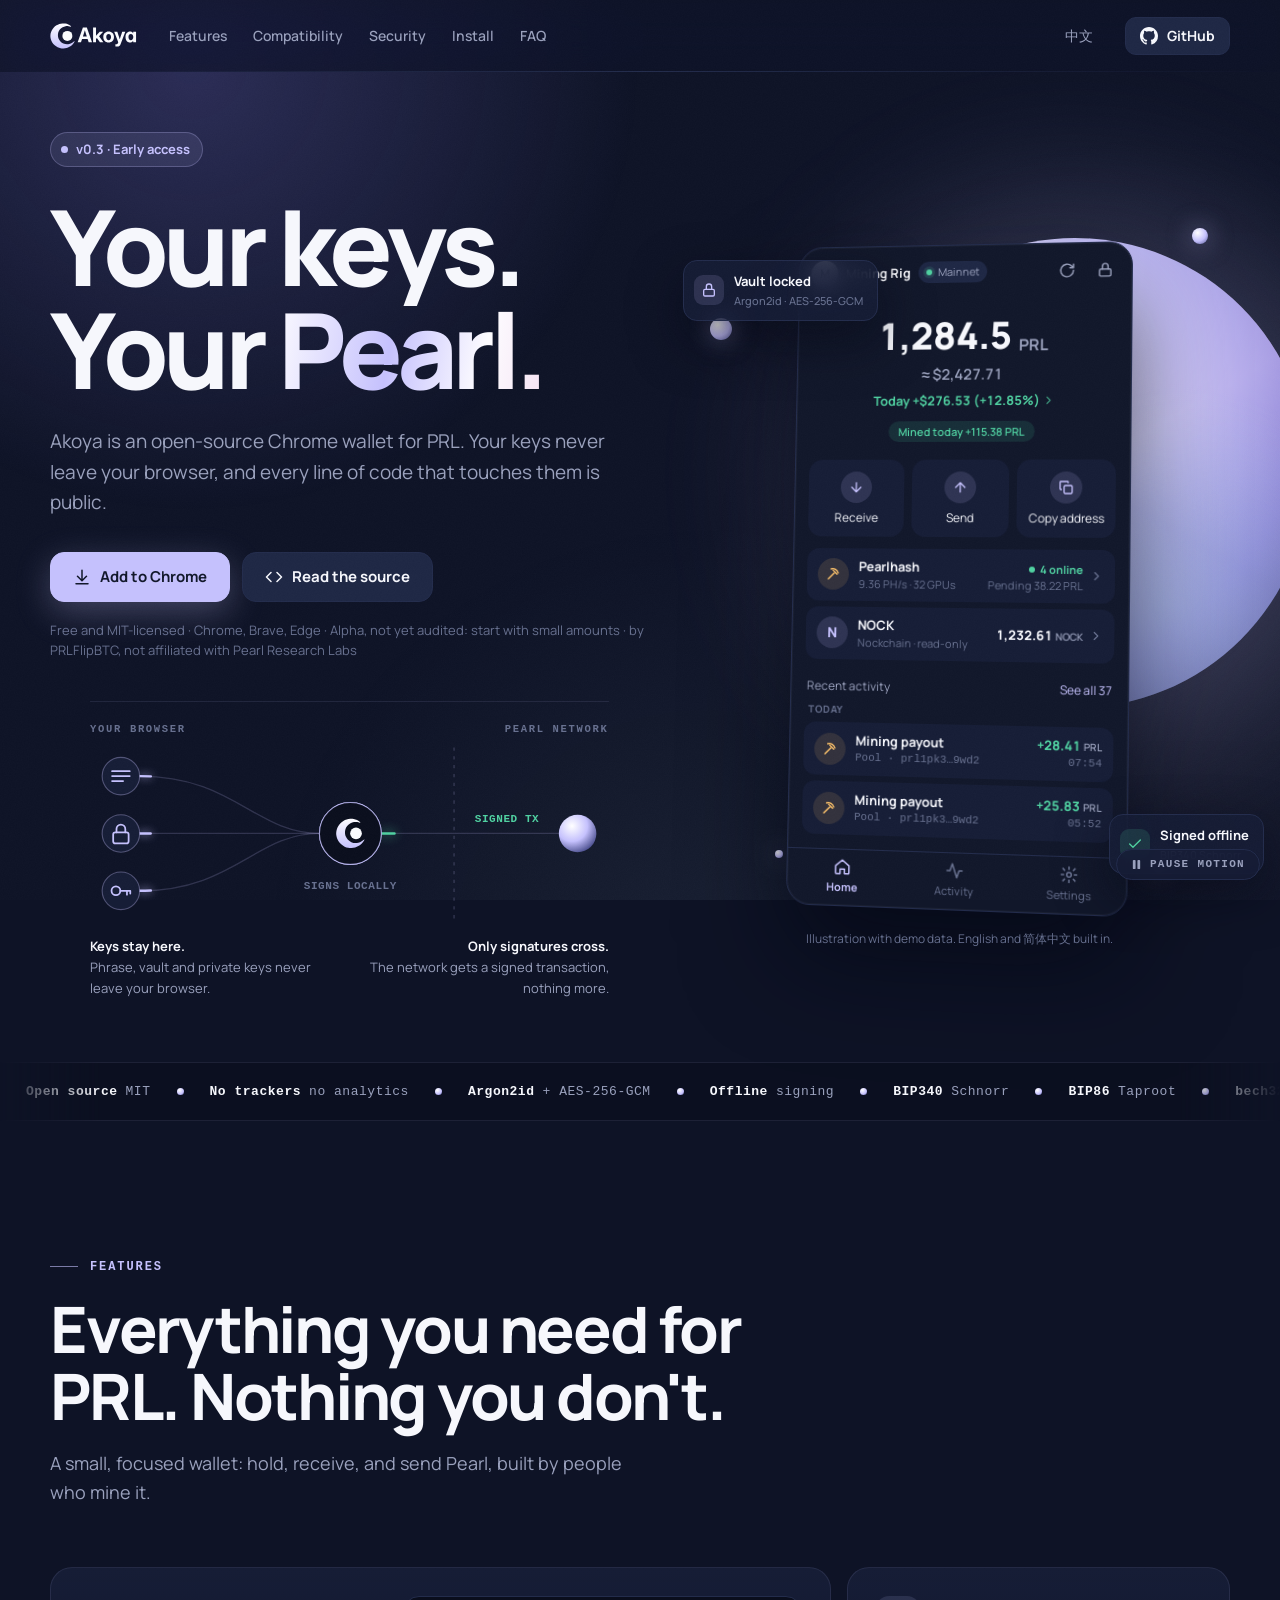
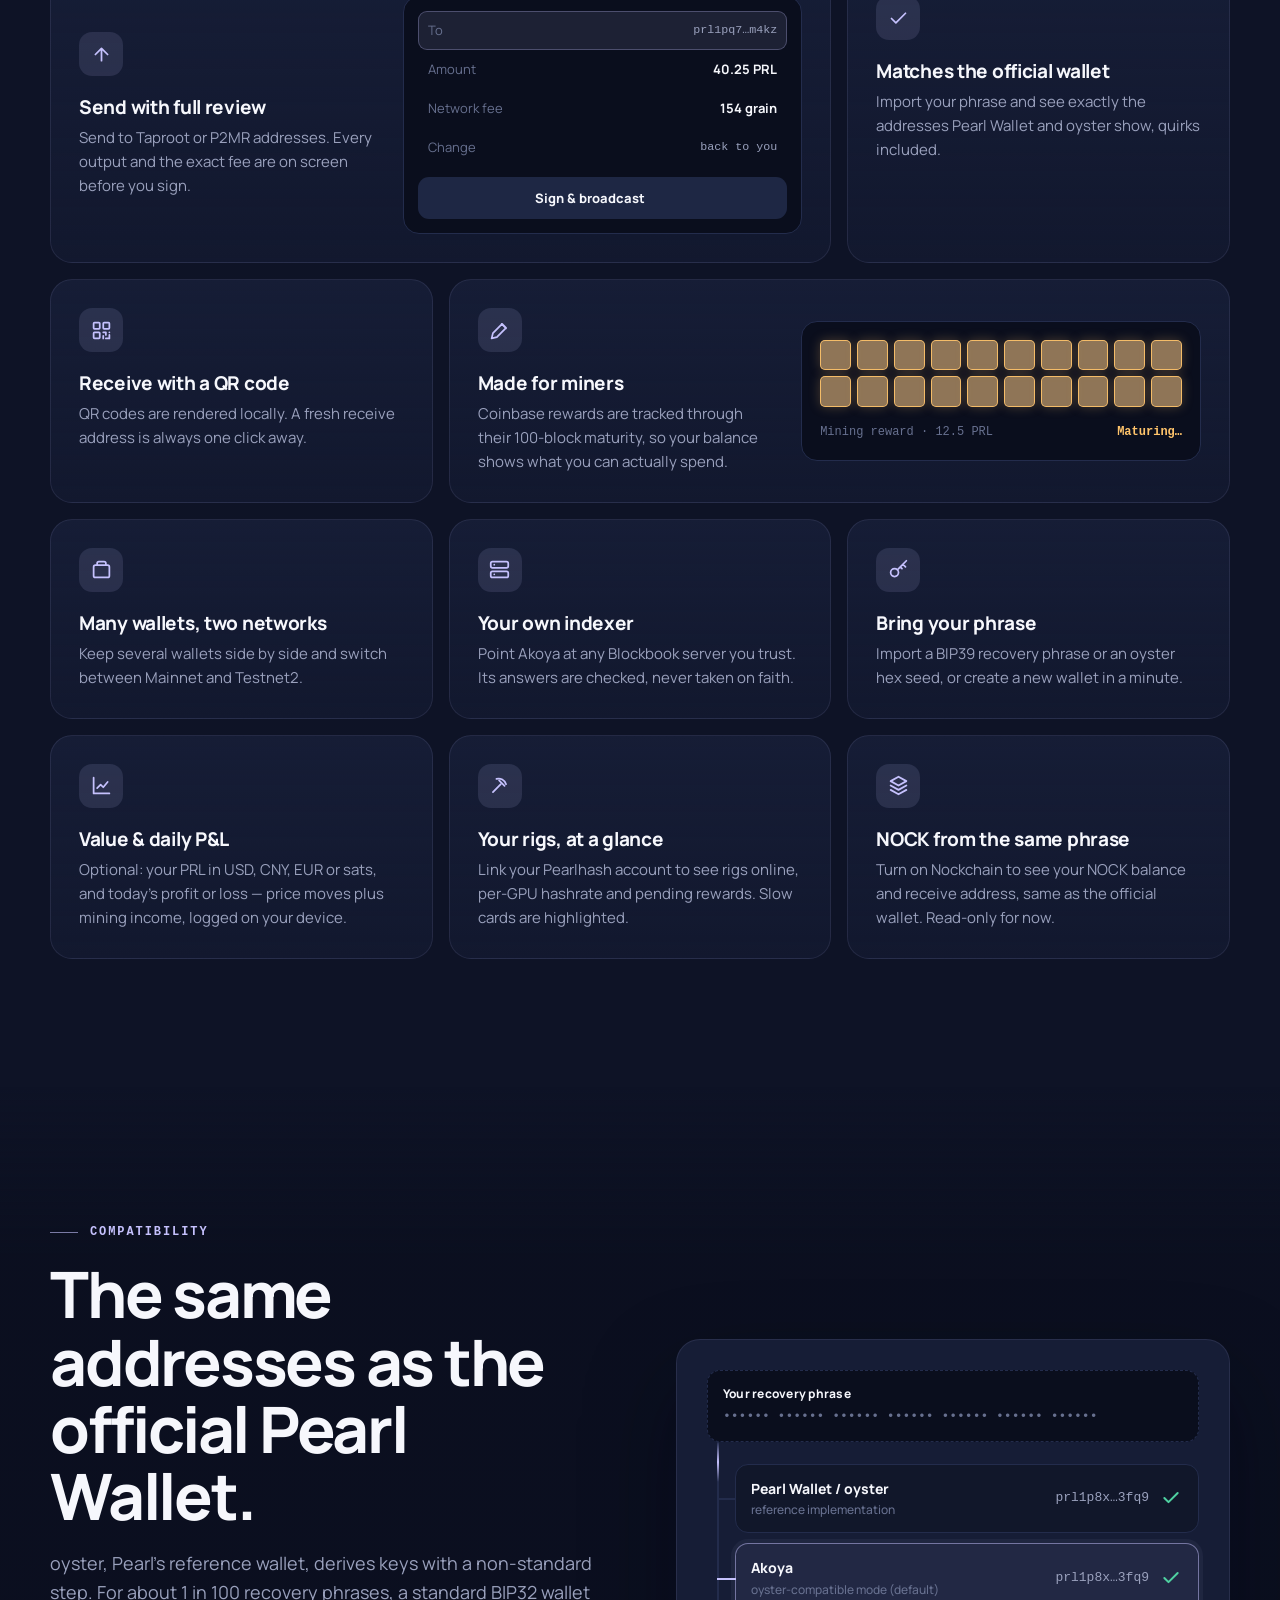
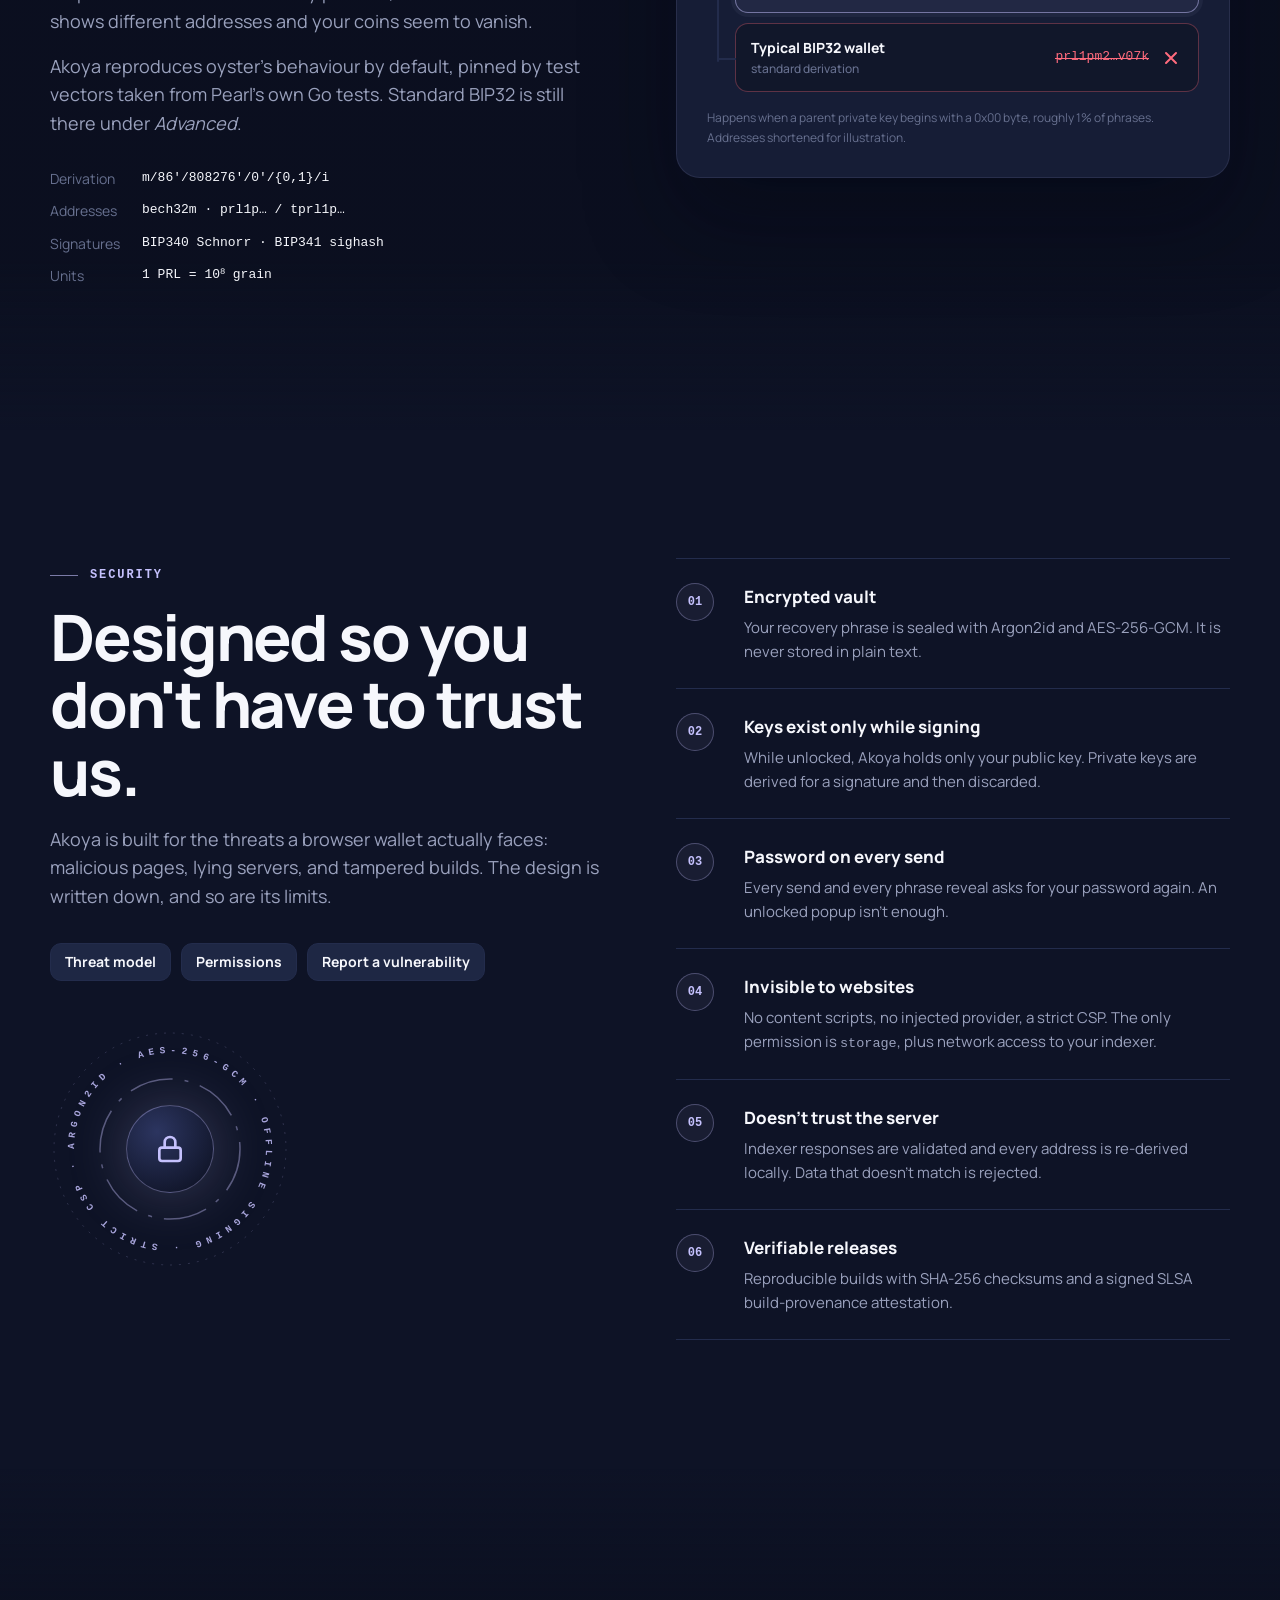
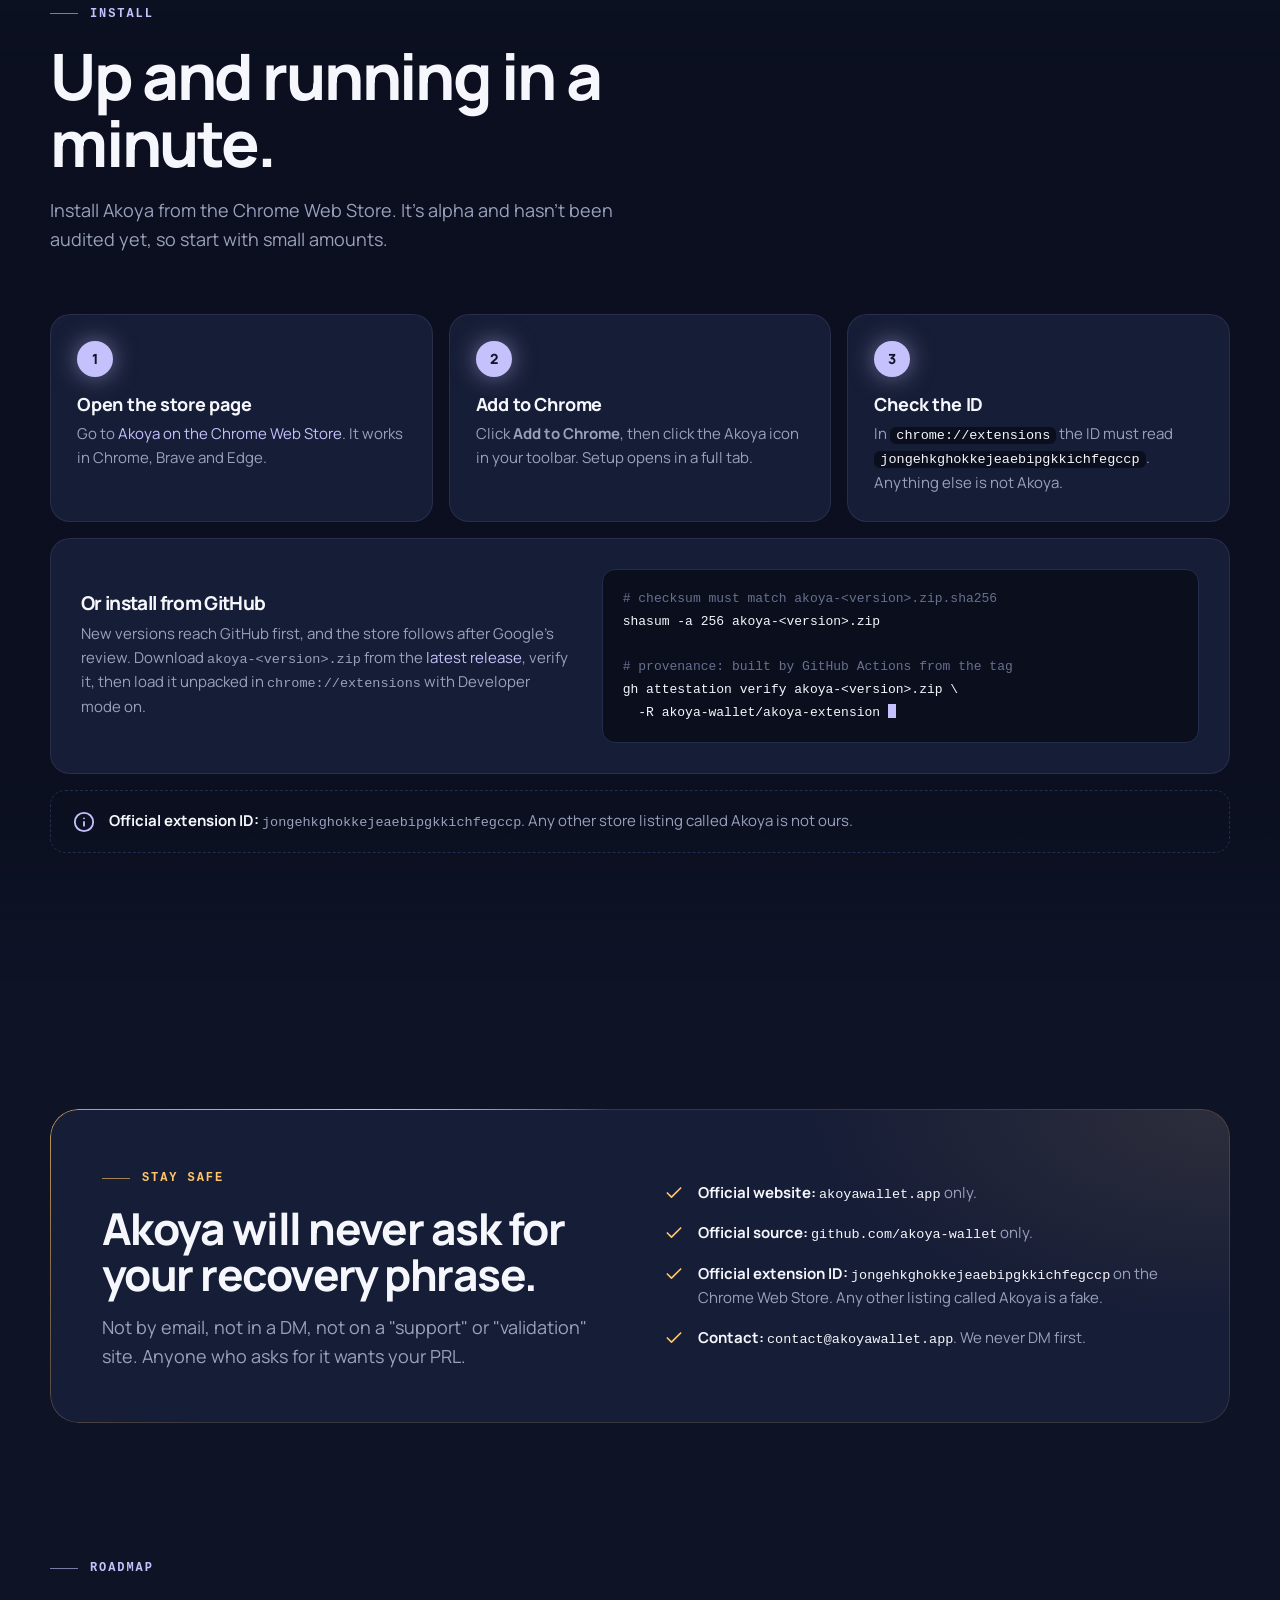
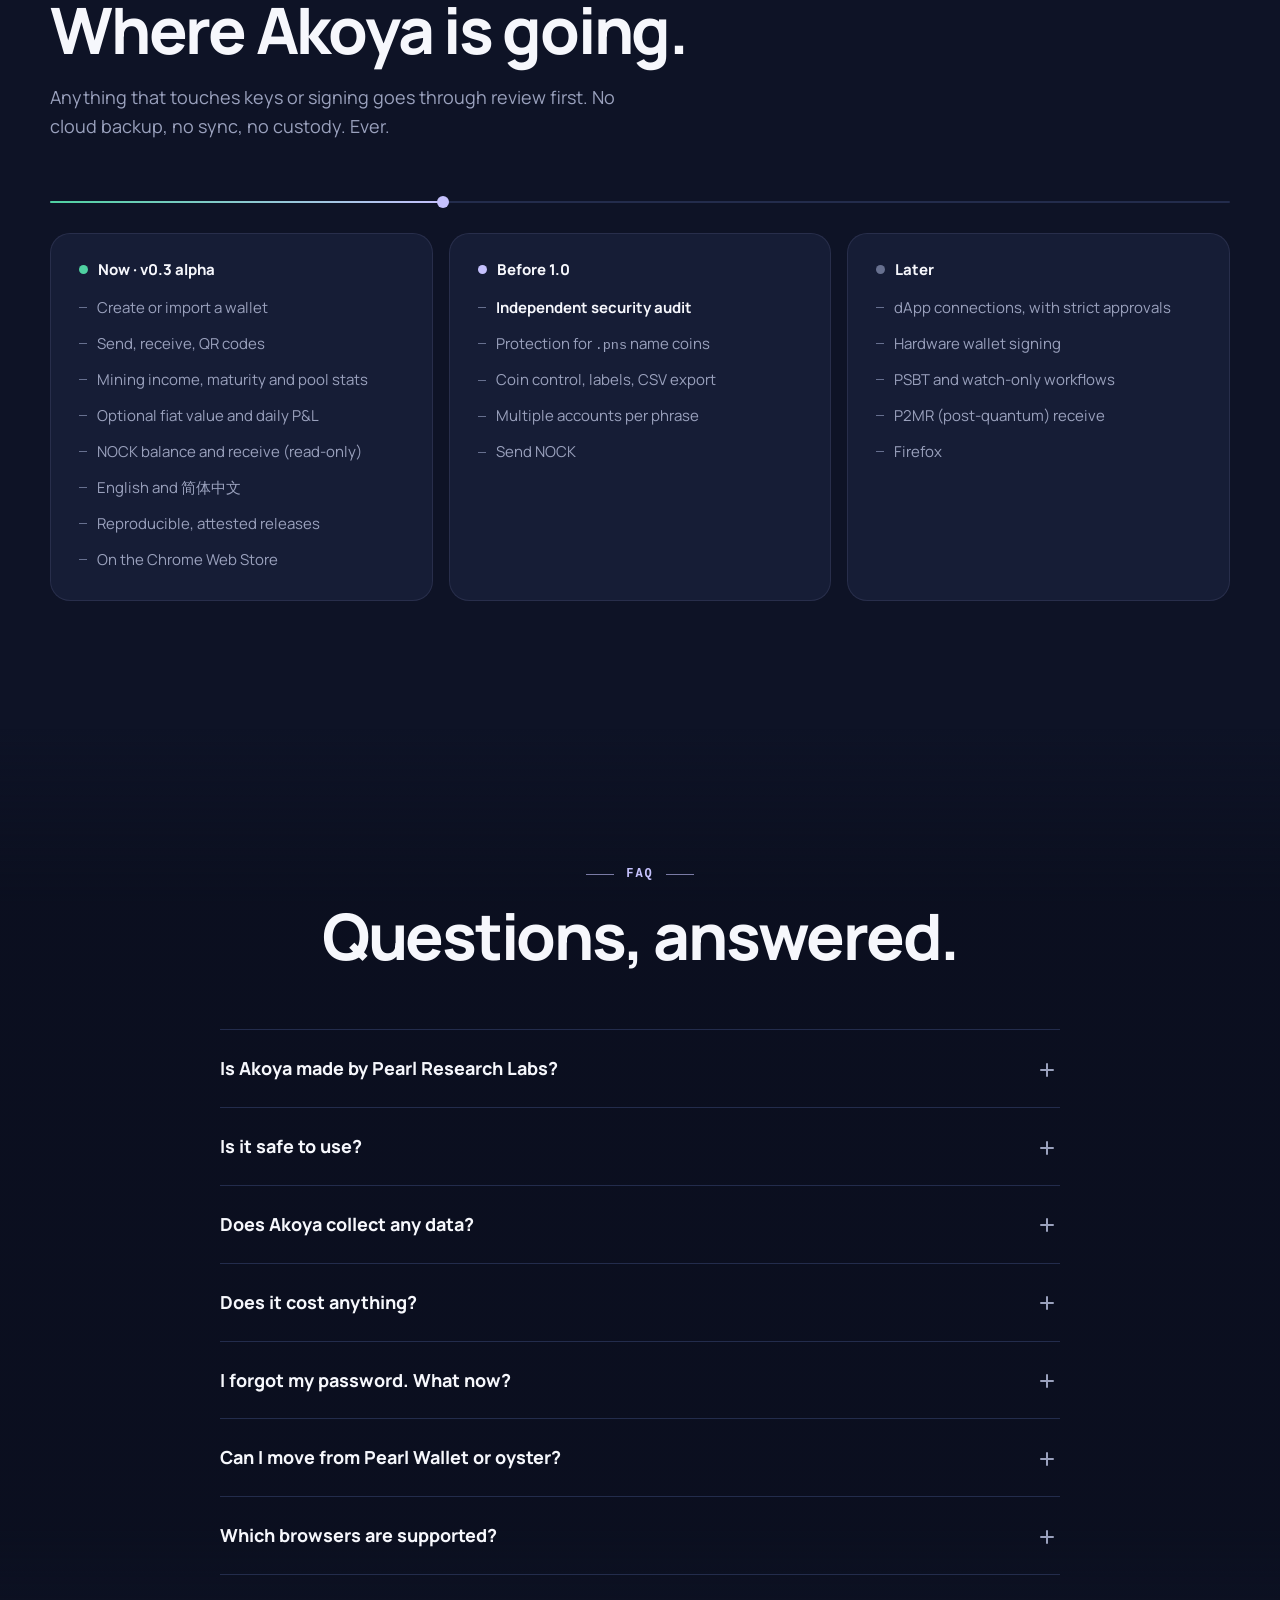
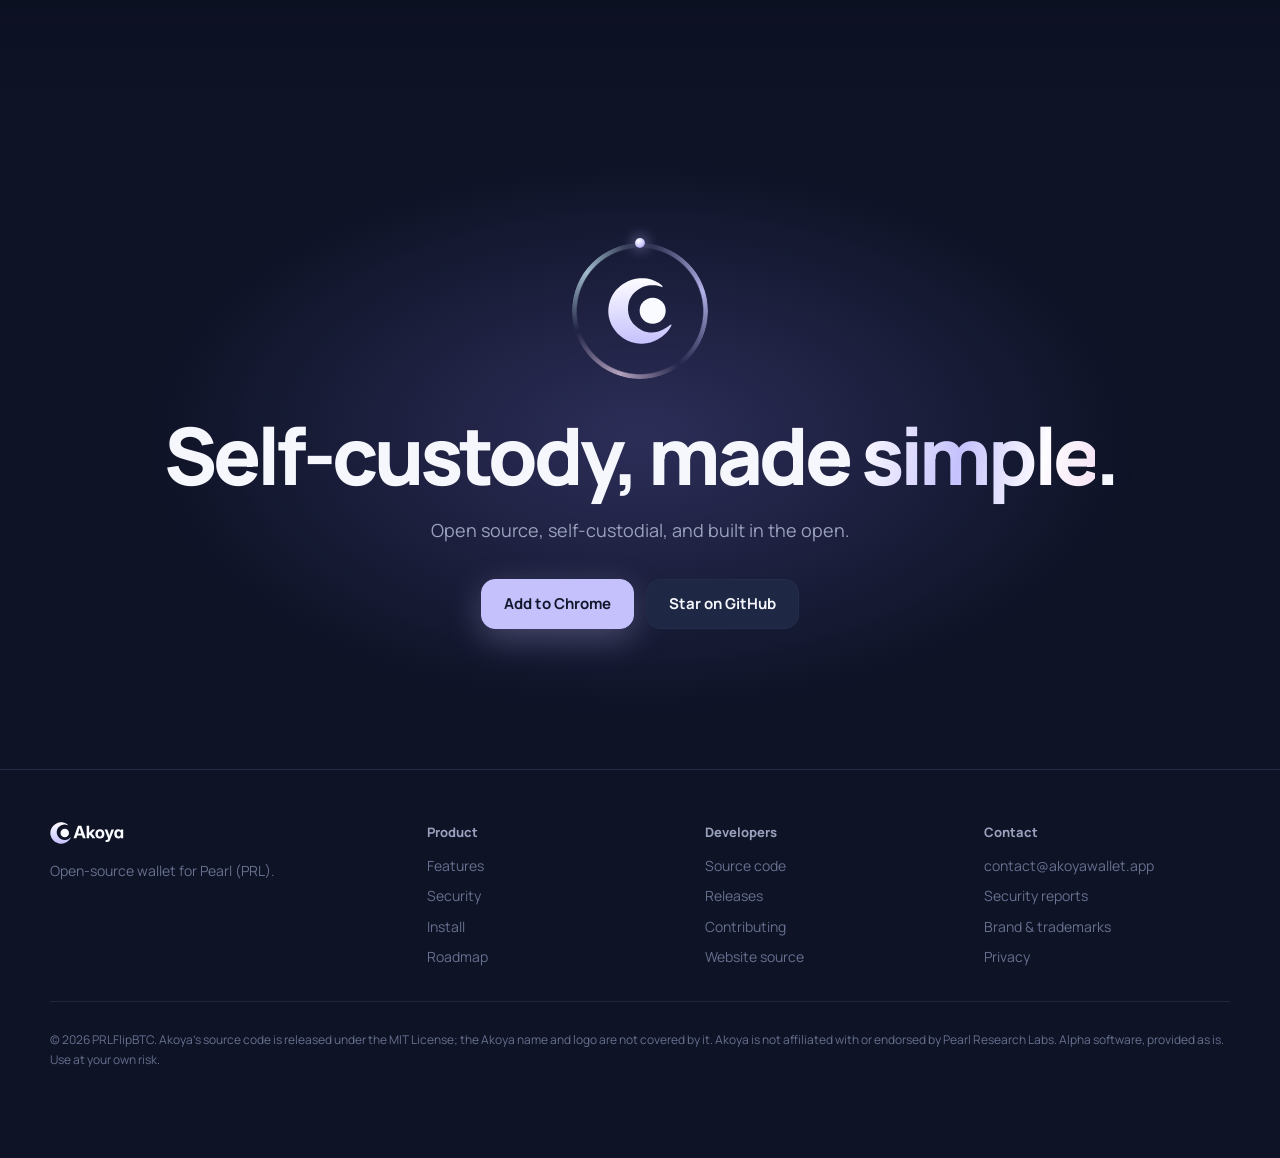
<file: index.html>
<!doctype html>
<html lang="en">
<head>
  <meta charset="utf-8">
  <meta name="viewport" content="width=device-width, initial-scale=1">
  <meta http-equiv="Content-Security-Policy" content="default-src 'none'; img-src 'self'; style-src 'self'; font-src 'self'; base-uri 'none'; form-action 'none'">
  <meta name="referrer" content="strict-origin-when-cross-origin">
  <title>Akoya — open-source wallet for Pearl (PRL)</title>
  <meta name="description" content="Akoya is a self-custodial, open-source Chrome extension wallet for Pearl (PRL). Your keys stay in your browser, and every line that touches them is public.">
  <link rel="canonical" href="https://akoyawallet.app/">
  <link rel="alternate" hreflang="en" href="https://akoyawallet.app/">
  <link rel="alternate" hreflang="zh-Hans" href="https://akoyawallet.app/zh/">
  <link rel="alternate" hreflang="x-default" href="https://akoyawallet.app/">
  <meta name="theme-color" content="#0E1326">
  <link rel="icon" href="/favicon.svg" type="image/svg+xml">
  <link rel="icon" href="/assets/icon-32.png" type="image/png" sizes="32x32">
  <link rel="apple-touch-icon" href="/apple-touch-icon.png">
  <link rel="preload" href="/assets/fonts/manrope-latin.woff2" as="font" type="font/woff2" crossorigin>
  <meta property="og:type" content="website">
  <meta property="og:site_name" content="Akoya">
  <meta property="og:url" content="https://akoyawallet.app/">
  <meta property="og:title" content="Akoya — open-source wallet for Pearl (PRL)">
  <meta property="og:description" content="Your keys. Your Pearl. Open source, no trackers, same addresses as the official Pearl Wallet.">
  <meta property="og:image" content="https://akoyawallet.app/og.png">
  <meta property="og:image:width" content="1200">
  <meta property="og:image:height" content="630">
  <meta name="twitter:card" content="summary_large_image">
  <link rel="stylesheet" href="/assets/site.css?v=c0d43056c0">
</head>
<body>
<input type="checkbox" id="still" class="still-toggle" aria-label="Pause animations">
<a class="skip" href="#main">Skip to content</a>
<div class="ambient" aria-hidden="true"><i></i><i></i><i></i></div>

<header class="top">
  <div class="wrap">
    <a class="brand" href="/" aria-label="Akoya home"><img src="/assets/lockup.svg" alt="Akoya" width="88" height="26"></a>
    <nav class="nav" aria-label="Primary">
      <a href="#features">Features</a>
      <a href="#compatibility">Compatibility</a>
      <a href="#security">Security</a>
      <a href="#install">Install</a>
      <a href="#faq">FAQ</a>
    </nav>
    <span class="spacer"></span>
    <a class="lang" href="/zh/" hreflang="zh-Hans" lang="zh-Hans">中文</a>
    <a class="btn sm" href="https://github.com/akoya-wallet/akoya-extension" rel="noopener">
      <svg viewBox="0 0 16 16" fill="currentColor" aria-hidden="true"><path d="M8 0C3.58 0 0 3.58 0 8c0 3.54 2.29 6.53 5.47 7.59.4.07.55-.17.55-.38 0-.19-.01-.82-.01-1.49-2.01.37-2.53-.49-2.69-.94-.09-.23-.48-.94-.82-1.13-.28-.15-.68-.52-.01-.53.63-.01 1.08.58 1.23.82.72 1.21 1.87.87 2.33.66.07-.52.28-.87.51-1.07-1.78-.2-3.64-.89-3.64-3.95 0-.87.31-1.59.82-2.15-.08-.2-.36-1.02.08-2.12 0 0 .67-.21 2.2.82.64-.18 1.32-.27 2-.27.68 0 1.36.09 2 .27 1.53-1.04 2.2-.82 2.2-.82.44 1.1.16 1.92.08 2.12.51.56.82 1.27.82 2.15 0 3.07-1.87 3.75-3.65 3.95.29.25.54.73.54 1.48 0 1.07-.01 1.93-.01 2.2 0 .21.15.46.55.38A8.013 8.013 0 0016 8c0-4.42-3.58-8-8-8z"/></svg>
      <span>GitHub</span>
    </a>
  </div>
</header>

<main id="main">

<!-- ============================================================ hero -->
<section class="hero">
  <div class="wrap">
    <div>
      <div class="hero-top">
        <span class="badge"><span class="dot"></span>v0.3 · Early access</span>
      </div>
      <h1 class="display"><span class="line intro"><span>Your keys.</span></span><span class="line intro"><span>Your <span class="satin">Pearl.</span></span></span></h1>
      <p class="lede">Akoya is an open-source Chrome wallet for PRL. Your keys never leave your browser, and every line of code that touches them is public.</p>
      <div class="cta">
        <a class="btn primary" href="https://chromewebstore.google.com/detail/jongehkghokkejeaebipgkkichfegccp" rel="noopener"><svg viewBox="0 0 24 24" fill="none" stroke="currentColor" stroke-width="2" stroke-linecap="round" stroke-linejoin="round" aria-hidden="true"><path d="M12 3v12M6 11l6 6 6-6M4 21h16"/></svg>Add to Chrome</a>
        <a class="btn" href="https://github.com/akoya-wallet/akoya-extension" rel="noopener"><svg viewBox="0 0 24 24" fill="none" stroke="currentColor" stroke-width="2" stroke-linecap="round" stroke-linejoin="round" aria-hidden="true"><path d="M16 18l6-6-6-6M8 6l-6 6 6 6"/></svg>Read the source</a>
      </div>
      <p class="fine">Free and MIT-licensed · Chrome, Brave, Edge · Alpha, not yet audited: start with small amounts · by PRLFlipBTC, not affiliated with Pearl Research Labs</p>

      <figure class="flow" role="img" aria-label="Diagram: your recovery phrase, encrypted vault and private key stay in your browser. Akoya signs locally, and only the signed transaction goes to the Pearl network.">
        <div class="flow-head" aria-hidden="true"><span>Your browser</span><span>Pearl network</span></div>
        <svg viewBox="0 0 470 168" aria-hidden="true">
          <defs><radialGradient id="pearl-grad" cx="0.35" cy="0.3" r="0.75"><stop offset="0" stop-color="#ffffff"/><stop offset="0.55" stop-color="#c5c1fd"/><stop offset="1" stop-color="#4b4f8f"/></radialGradient></defs>
          <path class="wire" d="M45 30 C130 30 150 82 208 82"/>
          <path class="wire" d="M45 82 L208 82"/>
          <path class="wire" d="M45 134 C130 134 150 82 208 82"/>
          <path class="wire" d="M264 82 L425 82"/>
          <path class="beam" d="M45 30 C130 30 150 82 208 82"/>
          <path class="beam b2" d="M45 82 L208 82"/>
          <path class="beam b3" d="M45 134 C130 134 150 82 208 82"/>
          <path class="beam out" d="M264 82 L425 82"/>
          <line class="wall" x1="330" y1="4" x2="330" y2="160"/>
          <circle class="node" cx="28" cy="30" r="17"/>
          <path class="glyph" d="M20 25.5h16M20 30h16M20 34.5h10"/>
          <circle class="node" cx="28" cy="82" r="17"/>
          <rect class="glyph" x="21" y="81" width="14" height="10" rx="2"/><path class="glyph" d="M24 81v-3a4 4 0 0 1 8 0v3"/>
          <circle class="node" cx="28" cy="134" r="17"/>
          <circle class="glyph" cx="23.5" cy="134" r="4"/><path class="glyph" d="M27.5 134h9M33.5 134v3.5M36.5 134v2.5"/>
          <circle class="hub-ring" cx="236" cy="82" r="28"/>
          <circle class="hub" cx="236" cy="82" r="28"/>
          <image href="/assets/mark.svg" x="219" y="65" width="34" height="34"/>
          <circle cx="442" cy="82" r="17" fill="url(#pearl-grad)"/>
          <text x="236" y="132" text-anchor="middle">SIGNS LOCALLY</text>
          <text class="out" x="378" y="72" text-anchor="middle">SIGNED TX</text>
        </svg>
        <figcaption class="flow-foot"><p><b>Keys stay here.</b>Phrase, vault and private keys never leave your browser.</p><p><b>Only signatures cross.</b>The network gets a signed transaction, nothing more.</p></figcaption>
      </figure>
    </div>

    <div class="stage" aria-hidden="true">
      <div class="orb"></div>
      <span class="mini m1"></span><span class="mini m2"></span><span class="mini m3"></span><span class="mini m4"></span>
      <div class="chip c1"><span class="ci"><svg viewBox="0 0 24 24" fill="none" stroke="currentColor" stroke-width="2" stroke-linecap="round" stroke-linejoin="round" aria-hidden="true"><rect x="4" y="11" width="16" height="10" rx="2"/><path d="M8 11V7a4 4 0 0 1 8 0v4"/></svg></span><span>Vault locked<small>Argon2id · AES-256-GCM</small></span></div>
      <div class="chip c2"><span class="ci g"><svg viewBox="0 0 24 24" fill="none" stroke="currentColor" stroke-width="2" stroke-linecap="round" stroke-linejoin="round" aria-hidden="true"><path d="M20 6L9 17l-5-5"/></svg></span><span>Signed offline<small>BIP340 Schnorr</small></span></div>
      <div class="device">
        <div class="popup">
          <div class="bar">
            <span class="acct"><span class="avatar">M</span>Mining Rig</span>
            <span class="pill"><i></i>Mainnet</span>
            <span class="grow"></span>
            <span class="ib spin"><svg viewBox="0 0 24 24" fill="none" stroke="currentColor" stroke-width="2" stroke-linecap="round" stroke-linejoin="round" aria-hidden="true"><path d="M21 12a9 9 0 1 1-2.64-6.36L21 8M21 3v5h-5"/></svg></span>
            <span class="ib"><svg viewBox="0 0 24 24" fill="none" stroke="currentColor" stroke-width="2" stroke-linecap="round" stroke-linejoin="round" aria-hidden="true"><rect x="4" y="11" width="16" height="10" rx="2"/><path d="M8 11V7a4 4 0 0 1 8 0v4"/></svg></span>
          </div>
          <div class="balance">
            <div class="amount"><span class="odo n1 o1"><span><span>0</span><span>1</span><span>2</span><span>3</span><span>4</span><span>5</span><span>6</span><span>7</span><span>8</span><span>9</span></span></span>,<span class="odo n2 o2"><span><span>0</span><span>1</span><span>2</span><span>3</span><span>4</span><span>5</span><span>6</span><span>7</span><span>8</span><span>9</span></span></span><span class="odo n8 o3"><span><span>0</span><span>1</span><span>2</span><span>3</span><span>4</span><span>5</span><span>6</span><span>7</span><span>8</span><span>9</span></span></span><span class="odo n4 o4"><span><span>0</span><span>1</span><span>2</span><span>3</span><span>4</span><span>5</span><span>6</span><span>7</span><span>8</span><span>9</span></span></span>.<span class="odo n5 o5"><span><span>0</span><span>1</span><span>2</span><span>3</span><span>4</span><span>5</span><span>6</span><span>7</span><span>8</span><span>9</span></span></span><span class="unit">PRL</span></div>
            <div class="fiat">≈ $2,427.71</div>
            <div class="pnl">Today +$276.53 (+12.85%)<svg viewBox="0 0 24 24" fill="none" stroke="currentColor" stroke-width="2" stroke-linecap="round" stroke-linejoin="round" aria-hidden="true"><path d="M9 18l6-6-6-6"/></svg></div>
            <div class="mchip">Mined today +115.38 PRL</div>
          </div>
          <div class="actions">
            <span class="action"><span class="ic"><svg viewBox="0 0 24 24" fill="none" stroke="currentColor" stroke-width="2" stroke-linecap="round" stroke-linejoin="round" aria-hidden="true"><path d="M12 5v14M5 12l7 7 7-7"/></svg></span>Receive</span>
            <span class="action"><span class="ic"><svg viewBox="0 0 24 24" fill="none" stroke="currentColor" stroke-width="2" stroke-linecap="round" stroke-linejoin="round" aria-hidden="true"><path d="M12 19V5M5 12l7-7 7 7"/></svg></span>Send</span>
            <span class="action"><span class="ic"><svg viewBox="0 0 24 24" fill="none" stroke="currentColor" stroke-width="2" stroke-linecap="round" stroke-linejoin="round" aria-hidden="true"><rect x="9" y="9" width="12" height="12" rx="2"/><path d="M5 15H4a1 1 0 0 1-1-1V4a1 1 0 0 1 1-1h10a1 1 0 0 1 1 1v1"/></svg></span>Copy address</span>
          </div>
          <div class="list assets">
            <div class="item">
              <span class="tx mine"><svg viewBox="0 0 24 24" fill="none" stroke="currentColor" stroke-width="2" stroke-linecap="round" stroke-linejoin="round" aria-hidden="true"><path d="M4.5 19.5 13.5 10.5"/><path d="M8.5 4.5c4.6-1.6 9.6 1.4 11 6"/><path d="M11.5 6.2l6.3 6.3"/></svg></span>
              <div class="grow"><div class="t">Pearlhash</div><div class="m sans">9.36 PH/s · 32 GPUs</div></div>
              <div class="r"><div class="on"><i></i>4 online</div><div class="m sans">Pending 38.22 PRL</div></div>
              <span class="chev"><svg viewBox="0 0 24 24" fill="none" stroke="currentColor" stroke-width="2" stroke-linecap="round" stroke-linejoin="round" aria-hidden="true"><path d="M9 18l6-6-6-6"/></svg></span>
            </div>
            <div class="item">
              <span class="tx nk">N</span>
              <div class="grow"><div class="t">NOCK</div><div class="m sans">Nockchain · read-only</div></div>
              <div class="v">1,232.61<small>NOCK</small></div>
              <span class="chev"><svg viewBox="0 0 24 24" fill="none" stroke="currentColor" stroke-width="2" stroke-linecap="round" stroke-linejoin="round" aria-hidden="true"><path d="M9 18l6-6-6-6"/></svg></span>
            </div>
          </div>
          <div class="sect"><span>Recent activity</span><span>See all 37</span></div>
          <div class="day">Today</div>
          <div class="list">
            <div class="item fresh">
              <span class="tx mine"><svg viewBox="0 0 24 24" fill="none" stroke="currentColor" stroke-width="2" stroke-linecap="round" stroke-linejoin="round" aria-hidden="true"><path d="M4.5 19.5 13.5 10.5"/><path d="M8.5 4.5c4.6-1.6 9.6 1.4 11 6"/><path d="M11.5 6.2l6.3 6.3"/></svg></span>
              <div class="grow"><div class="t">Mining payout</div><div class="m">Pool · prl1pk3…9wd2</div></div>
              <div class="r"><div class="v in">+28.41<small>PRL</small></div><div class="m">07:54</div></div>
            </div>
            <div class="item">
              <span class="tx mine"><svg viewBox="0 0 24 24" fill="none" stroke="currentColor" stroke-width="2" stroke-linecap="round" stroke-linejoin="round" aria-hidden="true"><path d="M4.5 19.5 13.5 10.5"/><path d="M8.5 4.5c4.6-1.6 9.6 1.4 11 6"/><path d="M11.5 6.2l6.3 6.3"/></svg></span>
              <div class="grow"><div class="t">Mining payout</div><div class="m">Pool · prl1pk3…9wd2</div></div>
              <div class="r"><div class="v in">+25.83<small>PRL</small></div><div class="m">05:52</div></div>
            </div>
          </div>
          <div class="tabs">
            <span class="on"><svg viewBox="0 0 24 24" fill="none" stroke="currentColor" stroke-width="2" stroke-linecap="round" stroke-linejoin="round" aria-hidden="true"><path d="M3 10.5L12 3l9 7.5V20a1 1 0 0 1-1 1h-5v-6H9v6H4a1 1 0 0 1-1-1z"/></svg>Home</span>
            <span><svg viewBox="0 0 24 24" fill="none" stroke="currentColor" stroke-width="2" stroke-linecap="round" stroke-linejoin="round" aria-hidden="true"><path d="M22 12h-4l-3 9L9 3l-3 9H2"/></svg>Activity</span>
            <span><svg viewBox="0 0 24 24" fill="none" stroke="currentColor" stroke-width="2" stroke-linecap="round" stroke-linejoin="round" aria-hidden="true"><circle cx="12" cy="12" r="3"/><path d="M12 2v3M12 19v3M4.2 4.2l2.1 2.1M17.7 17.7l2.1 2.1M2 12h3M19 12h3M4.2 19.8l2.1-2.1M17.7 6.3l2.1-2.1"/></svg>Settings</span>
          </div>
        </div>
      </div>
      <p class="caption">Illustration with demo data. English and 简体中文 built in.</p>
    </div>
  </div>
</section>

<!-- ============================================================ marquee -->
<div class="marquee">
  <div class="marquee-track">
    <ul><li><b>Open source</b> MIT</li><li><b>No trackers</b> no analytics</li><li><b>Argon2id</b> + AES-256-GCM</li><li><b>Offline</b> signing</li><li><b>BIP340</b> Schnorr</li><li><b>BIP86</b> Taproot</li><li><b>bech32m</b> prl1p…</li><li><b>oyster</b>-compatible</li><li><b>No</b> content scripts</li><li><b>Strict</b> CSP</li><li><b>Reproducible</b> builds</li><li><b>SLSA</b> provenance</li></ul>
    <ul aria-hidden="true"><li><b>Open source</b> MIT</li><li><b>No trackers</b> no analytics</li><li><b>Argon2id</b> + AES-256-GCM</li><li><b>Offline</b> signing</li><li><b>BIP340</b> Schnorr</li><li><b>BIP86</b> Taproot</li><li><b>bech32m</b> prl1p…</li><li><b>oyster</b>-compatible</li><li><b>No</b> content scripts</li><li><b>Strict</b> CSP</li><li><b>Reproducible</b> builds</li><li><b>SLSA</b> provenance</li></ul>
  </div>
</div>

<!-- ============================================================ features -->
<section class="block" id="features">
  <div class="wrap">
    <div class="head reveal">
      <span class="eyebrow">Features</span>
      <h2>Everything you need for PRL. Nothing you don't.</h2>
      <p class="lede">A small, focused wallet: hold, receive, and send Pearl, built by people who mine it.</p>
    </div>
    <div class="bento">
      <article class="card wide reveal">
        <div>
          <div class="ic"><svg viewBox="0 0 24 24" fill="none" stroke="currentColor" stroke-width="2" stroke-linecap="round" stroke-linejoin="round" aria-hidden="true"><path d="M12 19V5M5 12l7-7 7 7"/></svg></div>
          <h3>Send with full review</h3>
          <p>Send to Taproot or P2MR addresses. Every output and the exact fee are on screen before you sign.</p>
        </div>
        <div class="review" aria-hidden="true">
          <span class="scan"></span>
          <div class="rv"><span>To</span><code>prl1pq7…m4kz</code></div>
          <div class="rv"><span>Amount</span><b>40.25 PRL</b></div>
          <div class="rv"><span>Network fee</span><b>154 grain</b></div>
          <div class="rv"><span>Change</span><code>back to you</code></div>
          <div class="sign"><span>Sign &amp; broadcast<svg viewBox="0 0 24 24" fill="none" stroke="currentColor" stroke-width="2" stroke-linecap="round" stroke-linejoin="round" aria-hidden="true"><path d="M20 6L9 17l-5-5"/></svg></span></div>
        </div>
      </article>
      <article class="card reveal d1">
        <div class="ic"><svg viewBox="0 0 24 24" fill="none" stroke="currentColor" stroke-width="2" stroke-linecap="round" stroke-linejoin="round" aria-hidden="true"><path d="M20 6L9 17l-5-5"/></svg></div>
        <h3>Matches the official wallet</h3>
        <p>Import your phrase and see exactly the addresses Pearl Wallet and oyster show, quirks included.</p>
      </article>
      <article class="card reveal">
        <div class="ic"><svg viewBox="0 0 24 24" fill="none" stroke="currentColor" stroke-width="2" stroke-linecap="round" stroke-linejoin="round" aria-hidden="true"><rect x="3" y="3" width="7" height="7" rx="1"/><rect x="14" y="3" width="7" height="7" rx="1"/><rect x="3" y="14" width="7" height="7" rx="1"/><path d="M14 14h3v3M21 14v.01M17 21h4v-4M14 21v-3"/></svg></div>
        <h3>Receive with a QR code</h3>
        <p>QR codes are rendered locally. A fresh receive address is always one click away.</p>
      </article>
      <article class="card wide reveal d1">
        <div>
          <div class="ic"><svg viewBox="0 0 24 24" fill="none" stroke="currentColor" stroke-width="2" stroke-linecap="round" stroke-linejoin="round" aria-hidden="true"><path d="M14.5 4.5l5 5M3 21l6-1.5L19.5 9 15 4.5 4.5 15z"/></svg></div>
          <h3>Made for miners</h3>
          <p>Coinbase rewards are tracked through their 100-block maturity, so your balance shows what you can actually spend.</p>
        </div>
        <div class="mature-box" aria-hidden="true">
          <div class="blocks"><div><i></i><i></i><i></i><i></i><i></i><i></i><i></i><i></i><i></i><i></i><i></i><i></i><i></i><i></i><i></i><i></i><i></i><i></i><i></i><i></i></div><div class="on"><i></i><i></i><i></i><i></i><i></i><i></i><i></i><i></i><i></i><i></i><i></i><i></i><i></i><i></i><i></i><i></i><i></i><i></i><i></i><i></i></div></div>
          <div class="status"><span>Mining reward · 12.5 PRL</span><span class="flip"><span><span class="a">Maturing…</span><span class="b">Spendable</span></span></span></div>
        </div>
      </article>
      <article class="card reveal">
        <div class="ic"><svg viewBox="0 0 24 24" fill="none" stroke="currentColor" stroke-width="2" stroke-linecap="round" stroke-linejoin="round" aria-hidden="true"><rect x="3" y="7" width="18" height="14" rx="2"/><path d="M7 7V5a2 2 0 0 1 2-2h6a2 2 0 0 1 2 2v2"/></svg></div>
        <h3>Many wallets, two networks</h3>
        <p>Keep several wallets side by side and switch between Mainnet and Testnet2.</p>
      </article>
      <article class="card reveal d1">
        <div class="ic"><svg viewBox="0 0 24 24" fill="none" stroke="currentColor" stroke-width="2" stroke-linecap="round" stroke-linejoin="round" aria-hidden="true"><rect x="2" y="3" width="20" height="7" rx="2"/><rect x="2" y="14" width="20" height="7" rx="2"/><path d="M6 6.5h.01M6 17.5h.01"/></svg></div>
        <h3>Your own indexer</h3>
        <p>Point Akoya at any Blockbook server you trust. Its answers are checked, never taken on faith.</p>
      </article>
      <article class="card reveal d2">
        <div class="ic"><svg viewBox="0 0 24 24" fill="none" stroke="currentColor" stroke-width="2" stroke-linecap="round" stroke-linejoin="round" aria-hidden="true"><circle cx="7.5" cy="15.5" r="4.5"/><path d="M10.7 12.3L21 2M17 6l3 3M14 9l2 2"/></svg></div>
        <h3>Bring your phrase</h3>
        <p>Import a BIP39 recovery phrase or an oyster hex seed, or create a new wallet in a minute.</p>
      </article>
      <article class="card reveal">
        <div class="ic"><svg viewBox="0 0 24 24" fill="none" stroke="currentColor" stroke-width="2" stroke-linecap="round" stroke-linejoin="round" aria-hidden="true"><path d="M3 3v18h18"/><path d="M7 15l4-4 3 3 5-6"/></svg></div>
        <h3>Value &amp; daily P&amp;L</h3>
        <p>Optional: your PRL in USD, CNY, EUR or sats, and today’s profit or loss — price moves plus mining income, logged on your device.</p>
      </article>
      <article class="card reveal d1">
        <div class="ic"><svg viewBox="0 0 24 24" fill="none" stroke="currentColor" stroke-width="2" stroke-linecap="round" stroke-linejoin="round" aria-hidden="true"><path d="M4.5 19.5 13.5 10.5"/><path d="M8.5 4.5c4.6-1.6 9.6 1.4 11 6"/><path d="M11.5 6.2l6.3 6.3"/></svg></div>
        <h3>Your rigs, at a glance</h3>
        <p>Link your Pearlhash account to see rigs online, per-GPU hashrate and pending rewards. Slow cards are highlighted.</p>
      </article>
      <article class="card reveal d2">
        <div class="ic"><svg viewBox="0 0 24 24" fill="none" stroke="currentColor" stroke-width="2" stroke-linecap="round" stroke-linejoin="round" aria-hidden="true"><path d="M12 2l9 5-9 5-9-5 9-5z"/><path d="M3 12l9 5 9-5"/><path d="M3 17l9 5 9-5"/></svg></div>
        <h3>NOCK from the same phrase</h3>
        <p>Turn on Nockchain to see your NOCK balance and receive address, same as the official wallet. Read-only for now.</p>
      </article>
    </div>
  </div>
</section>

<!-- ============================================================ compatibility -->
<section class="block tint" id="compatibility">
  <div class="wrap split">
    <div class="head reveal">
      <span class="eyebrow">Compatibility</span>
      <h2>The same addresses as the official Pearl Wallet.</h2>
      <p class="lede">oyster, Pearl's reference wallet, derives keys with a non-standard step. For about 1 in 100 recovery phrases, a standard BIP32 wallet shows different addresses and your coins seem to vanish.</p>
      <p class="lede">Akoya reproduces oyster's behaviour by default, pinned by test vectors taken from Pearl's own Go tests. Standard BIP32 is still there under <em>Advanced</em>.</p>
      <dl class="specs">
        <dt>Derivation</dt><dd>m/86'/808276'/0'/{0,1}/i</dd>
        <dt>Addresses</dt><dd>bech32m · prl1p… / tprl1p…</dd>
        <dt>Signatures</dt><dd>BIP340 Schnorr · BIP341 sighash</dd>
        <dt>Units</dt><dd>1 PRL = 10⁸ grain</dd>
      </dl>
    </div>
    <div class="diagram reveal d1" role="img" aria-label="The same recovery phrase gives identical addresses in oyster and Akoya, but a different address in a standard BIP32 wallet for about 1% of phrases.">
      <div class="phrase"><b>Your recovery phrase</b><span class="dots">•••••• •••••• •••••• •••••• •••••• •••••• ••••••</span></div>
      <div class="rows">
        <div class="row ok"><span class="who">Pearl Wallet / oyster<small>reference implementation</small></span><code>prl1p8x…3fq9</code><svg viewBox="0 0 24 24" fill="none" stroke="currentColor" stroke-width="2.4" stroke-linecap="round" stroke-linejoin="round"><path d="M20 6L9 17l-5-5"/></svg></div>
        <div class="row ok akoya"><span class="who">Akoya<small>oyster-compatible mode (default)</small></span><code>prl1p8x…3fq9</code><svg viewBox="0 0 24 24" fill="none" stroke="currentColor" stroke-width="2.4" stroke-linecap="round" stroke-linejoin="round"><path d="M20 6L9 17l-5-5"/></svg></div>
        <div class="row bad"><span class="who">Typical BIP32 wallet<small>standard derivation</small></span><code>prl1pm2…v07k</code><svg viewBox="0 0 24 24" fill="none" stroke="currentColor" stroke-width="2.4" stroke-linecap="round" stroke-linejoin="round"><path d="M18 6L6 18M6 6l12 12"/></svg></div>
      </div>
      <p class="note">Happens when a parent private key begins with a 0x00 byte, roughly 1% of phrases. Addresses shortened for illustration.</p>
    </div>
  </div>
</section>

<!-- ============================================================ security -->
<section class="block" id="security">
  <div class="wrap split">
    <div class="head">
      <span class="eyebrow">Security</span>
      <h2>Designed so you don't have to trust us.</h2>
      <p class="lede">Akoya is built for the threats a browser wallet actually faces: malicious pages, lying servers, and tampered builds. The design is written down, and so are its limits.</p>
      <div class="links">
        <a class="btn sm" href="https://github.com/akoya-wallet/akoya-extension/blob/main/THREAT_MODEL.md" rel="noopener">Threat model</a>
        <a class="btn sm" href="https://github.com/akoya-wallet/akoya-extension/blob/main/PERMISSIONS.md" rel="noopener">Permissions</a>
        <a class="btn sm" href="https://github.com/akoya-wallet/akoya-extension/blob/main/SECURITY.md" rel="noopener">Report a vulnerability</a>
      </div>
      <div class="vault" aria-hidden="true">
        <svg viewBox="0 0 240 240">
          <defs><path id="ring" d="M120 120m-96 0a96 96 0 1 1 192 0a96 96 0 1 1-192 0"/></defs>
          <g class="r3"><circle cx="120" cy="120" r="116" fill="none" stroke="rgba(197,193,253,.18)" stroke-dasharray="2 7"/></g>
          <g class="r1"><text><textPath href="#ring" textLength="590" lengthAdjust="spacing">ARGON2ID · AES-256-GCM · OFFLINE SIGNING · STRICT CSP ·</textPath></text></g>
          <g class="r2"><circle cx="120" cy="120" r="70" fill="none" stroke="rgba(197,193,253,.4)" stroke-width="1.5" stroke-dasharray="44 12 4 12"/></g>
        </svg>
        <div class="core"><svg viewBox="0 0 24 24" fill="none" stroke="currentColor" stroke-width="2" stroke-linecap="round" stroke-linejoin="round" aria-hidden="true"><rect x="4" y="11" width="16" height="10" rx="2"/><path d="M8 11V7a4 4 0 0 1 8 0v4"/></svg></div>
      </div>
    </div>
    <ol class="sec-list">
      <li><b>Encrypted vault</b><span>Your recovery phrase is sealed with Argon2id and AES-256-GCM. It is never stored in plain text.</span></li>
      <li><b>Keys exist only while signing</b><span>While unlocked, Akoya holds only your public key. Private keys are derived for a signature and then discarded.</span></li>
      <li><b>Password on every send</b><span>Every send and every phrase reveal asks for your password again. An unlocked popup isn't enough.</span></li>
      <li><b>Invisible to websites</b><span>No content scripts, no injected provider, a strict CSP. The only permission is <code>storage</code>, plus network access to your indexer.</span></li>
      <li><b>Doesn't trust the server</b><span>Indexer responses are validated and every address is re-derived locally. Data that doesn't match is rejected.</span></li>
      <li><b>Verifiable releases</b><span>Reproducible builds with SHA-256 checksums and a signed SLSA build-provenance attestation.</span></li>
    </ol>
  </div>
</section>

<!-- ============================================================ install -->
<section class="block tint" id="install">
  <div class="wrap">
    <div class="head reveal">
      <span class="eyebrow">Install</span>
      <h2>Up and running in a minute.</h2>
      <p class="lede">Install Akoya from the Chrome Web Store. It's alpha and hasn't been audited yet, so start with small amounts.</p>
    </div>
    <div class="steps-wrap">
      <ol class="steps">
        <li class="reveal"><h3>Open the store page</h3><p>Go to <a href="https://chromewebstore.google.com/detail/jongehkghokkejeaebipgkkichfegccp" rel="noopener">Akoya on the Chrome Web Store</a>. It works in Chrome, Brave and Edge.</p></li>
        <li class="reveal d1"><h3>Add to Chrome</h3><p>Click <b>Add to Chrome</b>, then click the Akoya icon in your toolbar. Setup opens in a full tab.</p></li>
        <li class="reveal d2"><h3>Check the ID</h3><p>In <code>chrome://extensions</code> the ID must read <code>jongehkghokkejeaebipgkkichfegccp</code>. Anything else is not Akoya.</p></li>
      </ol>
    </div>
    <div class="verify reveal">
      <div>
        <h3>Or install from GitHub</h3>
        <p>New versions reach GitHub first, and the store follows after Google's review. Download <code>akoya-&lt;version&gt;.zip</code> from the <a href="https://github.com/akoya-wallet/akoya-extension/releases" rel="noopener">latest release</a>, verify it, then load it unpacked in <code>chrome://extensions</code> with Developer mode on.</p>
      </div>
<pre><span class="c"># checksum must match akoya-&lt;version&gt;.zip.sha256</span>
shasum -a 256 akoya-&lt;version&gt;.zip

<span class="c"># provenance: built by GitHub Actions from the tag</span>
gh attestation verify akoya-&lt;version&gt;.zip \
  -R akoya-wallet/akoya-extension <span class="caret"></span></pre>
    </div>
    <div class="store reveal">
      <svg viewBox="0 0 24 24" fill="none" stroke="currentColor" stroke-width="2" stroke-linecap="round" stroke-linejoin="round" aria-hidden="true"><circle cx="12" cy="12" r="10"/><path d="M12 16v-4M12 8h.01"/></svg>
      <span><b>Official extension ID:</b> <code>jongehkghokkejeaebipgkkichfegccp</code>. Any other store listing called Akoya is not ours.</span>
    </div>
  </div>
</section>

<!-- ============================================================ safety -->
<section class="block safety" id="safety">
  <div class="wrap">
    <div class="panel reveal">
      <div>
        <span class="eyebrow">Stay safe</span>
        <h2>Akoya will never ask for your recovery phrase.</h2>
        <p class="lede">Not by email, not in a DM, not on a "support" or "validation" site. Anyone who asks for it wants your PRL.</p>
      </div>
      <ul>
        <li><svg viewBox="0 0 24 24" fill="none" stroke="currentColor" stroke-width="2" stroke-linecap="round" stroke-linejoin="round" aria-hidden="true"><path d="M20 6L9 17l-5-5"/></svg><span><b>Official website:</b> <code>akoyawallet.app</code> only.</span></li>
        <li><svg viewBox="0 0 24 24" fill="none" stroke="currentColor" stroke-width="2" stroke-linecap="round" stroke-linejoin="round" aria-hidden="true"><path d="M20 6L9 17l-5-5"/></svg><span><b>Official source:</b> <code>github.com/akoya-wallet</code> only.</span></li>
        <li><svg viewBox="0 0 24 24" fill="none" stroke="currentColor" stroke-width="2" stroke-linecap="round" stroke-linejoin="round" aria-hidden="true"><path d="M20 6L9 17l-5-5"/></svg><span><b>Official extension ID:</b> <code>jongehkghokkejeaebipgkkichfegccp</code> on the Chrome Web Store. Any other listing called Akoya is a fake.</span></li>
        <li><svg viewBox="0 0 24 24" fill="none" stroke="currentColor" stroke-width="2" stroke-linecap="round" stroke-linejoin="round" aria-hidden="true"><path d="M20 6L9 17l-5-5"/></svg><span><b>Contact:</b> <code>contact@akoyawallet.app</code>. We never DM first.</span></li>
      </ul>
    </div>
  </div>
</section>

<!-- ============================================================ roadmap -->
<section class="block" id="roadmap">
  <div class="wrap">
    <div class="head reveal">
      <span class="eyebrow">Roadmap</span>
      <h2>Where Akoya is going.</h2>
      <p class="lede">Anything that touches keys or signing goes through review first. No cloud backup, no sync, no custody. Ever.</p>
    </div>
    <div class="road-line" aria-hidden="true"><i></i><b></b></div>
    <div class="road">
      <div class="col now reveal">
        <h3><i></i>Now · v0.3 alpha</h3>
        <ul><li>Create or import a wallet</li><li>Send, receive, QR codes</li><li>Mining income, maturity and pool stats</li><li>Optional fiat value and daily P&amp;L</li><li>NOCK balance and receive (read-only)</li><li>English and 简体中文</li><li>Reproducible, attested releases</li><li>On the Chrome Web Store</li></ul>
      </div>
      <div class="col next reveal d1">
        <h3><i></i>Before 1.0</h3>
        <ul><li><b>Independent security audit</b></li><li>Protection for <code>.pns</code> name coins</li><li>Coin control, labels, CSV export</li><li>Multiple accounts per phrase</li><li>Send NOCK</li></ul>
      </div>
      <div class="col later reveal d2">
        <h3><i></i>Later</h3>
        <ul><li>dApp connections, with strict approvals</li><li>Hardware wallet signing</li><li>PSBT and watch-only workflows</li><li>P2MR (post-quantum) receive</li><li>Firefox</li></ul>
      </div>
    </div>
  </div>
</section>

<!-- ============================================================ faq -->
<section class="block tint" id="faq">
  <div class="wrap">
    <div class="head center reveal">
      <span class="eyebrow">FAQ</span>
      <h2>Questions, answered.</h2>
    </div>
    <div class="faq reveal">
      <details>
        <summary>Is Akoya made by Pearl Research Labs?</summary>
        <p>No. Akoya is built by PRLFlipBTC, an independent team, and is not affiliated with or endorsed by Pearl Research Labs. It is designed to be fully compatible with the official Pearl Wallet.</p>
      </details>
      <details>
        <summary>Is it safe to use?</summary>
        <p>Akoya is alpha software and hasn't had an independent audit yet. Please keep only small amounts in it for now. An audit is on the roadmap before 1.0, and the code is public so anyone can review it today.</p>
      </details>
      <details>
        <summary>Does Akoya collect any data?</summary>
        <p>No. There are no analytics, no telemetry, and no accounts. By default the extension talks only to the Blockbook indexer you choose, which, as with any light wallet, can see the addresses it's asked about. Optional features you turn on yourself (price and P&amp;L, mining-pool stats, NOCK balance) contact those services, and never with your keys. The <a href="/privacy/">privacy policy</a> lists every request.</p>
        <p>This website runs no JavaScript, and every animation on it is plain CSS.</p>
      </details>
      <details>
        <summary>Does it cost anything?</summary>
        <p>Akoya is free. You pay only the network fee, which is shown before you sign. Akoya adds no fees of its own.</p>
      </details>
      <details>
        <summary>I forgot my password. What now?</summary>
        <p>Import the wallet again with your recovery phrase and choose a new password. There's a link for this on the unlock screen. Nobody, including us, can recover a lost phrase, so keep it written down somewhere safe and offline.</p>
      </details>
      <details>
        <summary>Can I move from Pearl Wallet or oyster?</summary>
        <p>Yes. Import the same recovery phrase, or an oyster hex seed, and you'll see the same addresses and balance. Both wallets can stay in use at the same time.</p>
      </details>
      <details>
        <summary>Which browsers are supported?</summary>
        <p>Chrome 120 and newer, plus Chromium browsers such as Brave and Edge. Firefox support is planned.</p>
      </details>
    </div>
  </div>
</section>

<!-- ============================================================ closing -->
<section class="closing">
  <div class="wrap reveal">
    <div class="halo" aria-hidden="true"><span class="orbit"></span><img src="/assets/mark.svg" alt="" width="84" height="84"></div>
    <h2>Self-custody, made <span class="satin">simple</span>.</h2>
    <p class="lede">Open source, self-custodial, and built in the open.</p>
    <div class="cta">
      <a class="btn primary" href="https://chromewebstore.google.com/detail/jongehkghokkejeaebipgkkichfegccp" rel="noopener">Add to Chrome</a>
      <a class="btn" href="https://github.com/akoya-wallet/akoya-extension" rel="noopener">Star on GitHub</a>
    </div>
  </div>
</section>

</main>

<footer>
  <div class="wrap">
    <div>
      <img src="/assets/lockup.svg" alt="Akoya" width="74" height="22">
      <p>Open-source wallet for Pearl (PRL).</p>
    </div>
    <div>
      <h4>Product</h4>
      <ul>
        <li><a href="#features">Features</a></li>
        <li><a href="#security">Security</a></li>
        <li><a href="#install">Install</a></li>
        <li><a href="#roadmap">Roadmap</a></li>
      </ul>
    </div>
    <div>
      <h4>Developers</h4>
      <ul>
        <li><a href="https://github.com/akoya-wallet/akoya-extension" rel="noopener">Source code</a></li>
        <li><a href="https://github.com/akoya-wallet/akoya-extension/releases" rel="noopener">Releases</a></li>
        <li><a href="https://github.com/akoya-wallet/akoya-extension/blob/main/CONTRIBUTING.md" rel="noopener">Contributing</a></li>
        <li><a href="https://github.com/akoya-wallet/akoyawallet.app" rel="noopener">Website source</a></li>
      </ul>
    </div>
    <div>
      <h4>Contact</h4>
      <ul>
        <li><a href="mailto:contact@akoyawallet.app">contact@akoyawallet.app</a></li>
        <li><a href="https://github.com/akoya-wallet/akoya-extension/blob/main/SECURITY.md" rel="noopener">Security reports</a></li>
        <li><a href="https://github.com/akoya-wallet/akoya-extension/blob/main/TRADEMARKS.md" rel="noopener">Brand &amp; trademarks</a></li>
        <li><a href="/privacy/">Privacy</a></li>
      </ul>
    </div>
    <p class="legal">© 2026 PRLFlipBTC. Akoya's source code is released under the MIT License; the Akoya name and logo are not covered by it. Akoya is not affiliated with or endorsed by Pearl Research Labs. Alpha software, provided as is. Use at your own risk.</p>
  </div>
</footer>

<label for="still" class="motion-btn"><span class="p"><svg viewBox="0 0 12 12" fill="currentColor" aria-hidden="true"><rect x="2" y="1" width="3" height="10" rx="1"/><rect x="7" y="1" width="3" height="10" rx="1"/></svg>Pause motion</span><span class="r"><svg viewBox="0 0 12 12" fill="currentColor" aria-hidden="true"><path d="M3 1.5v9l7.5-4.5z"/></svg>Play motion</span></label>
</body>
</html>
</file>
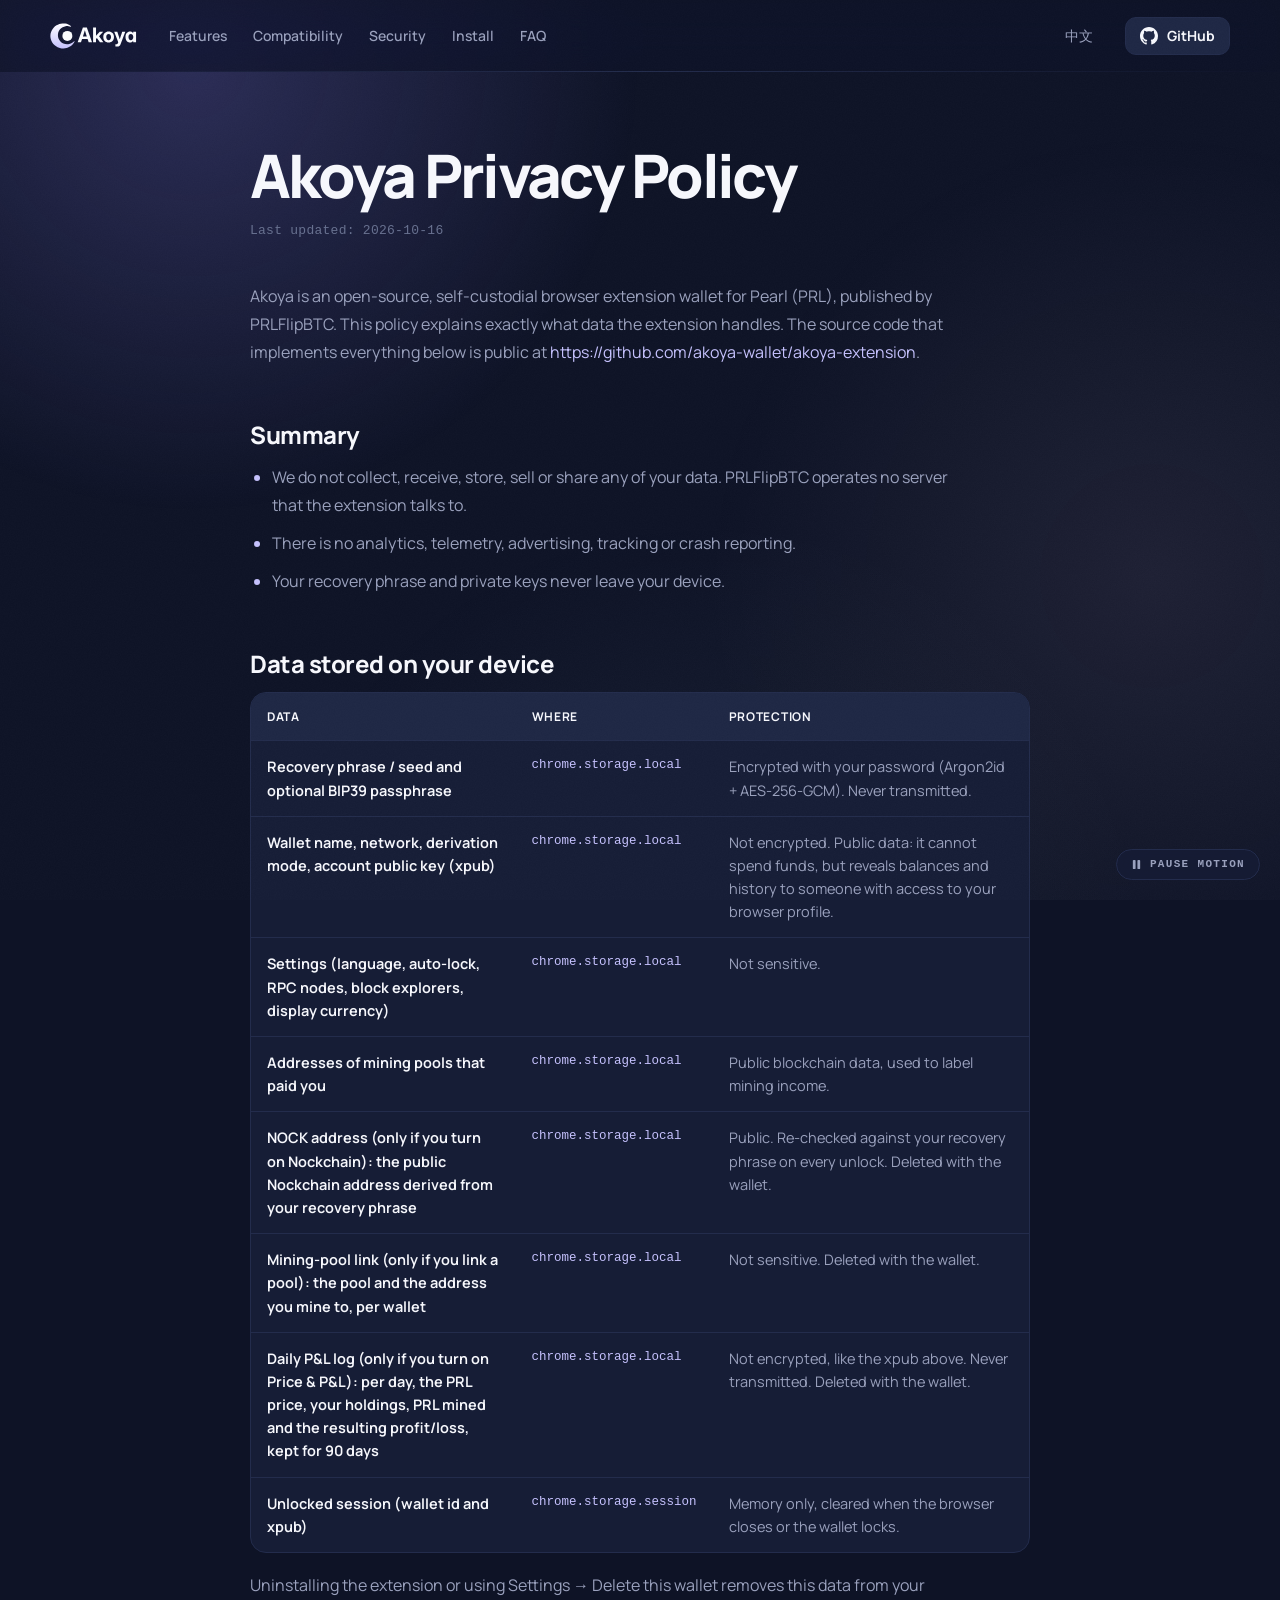
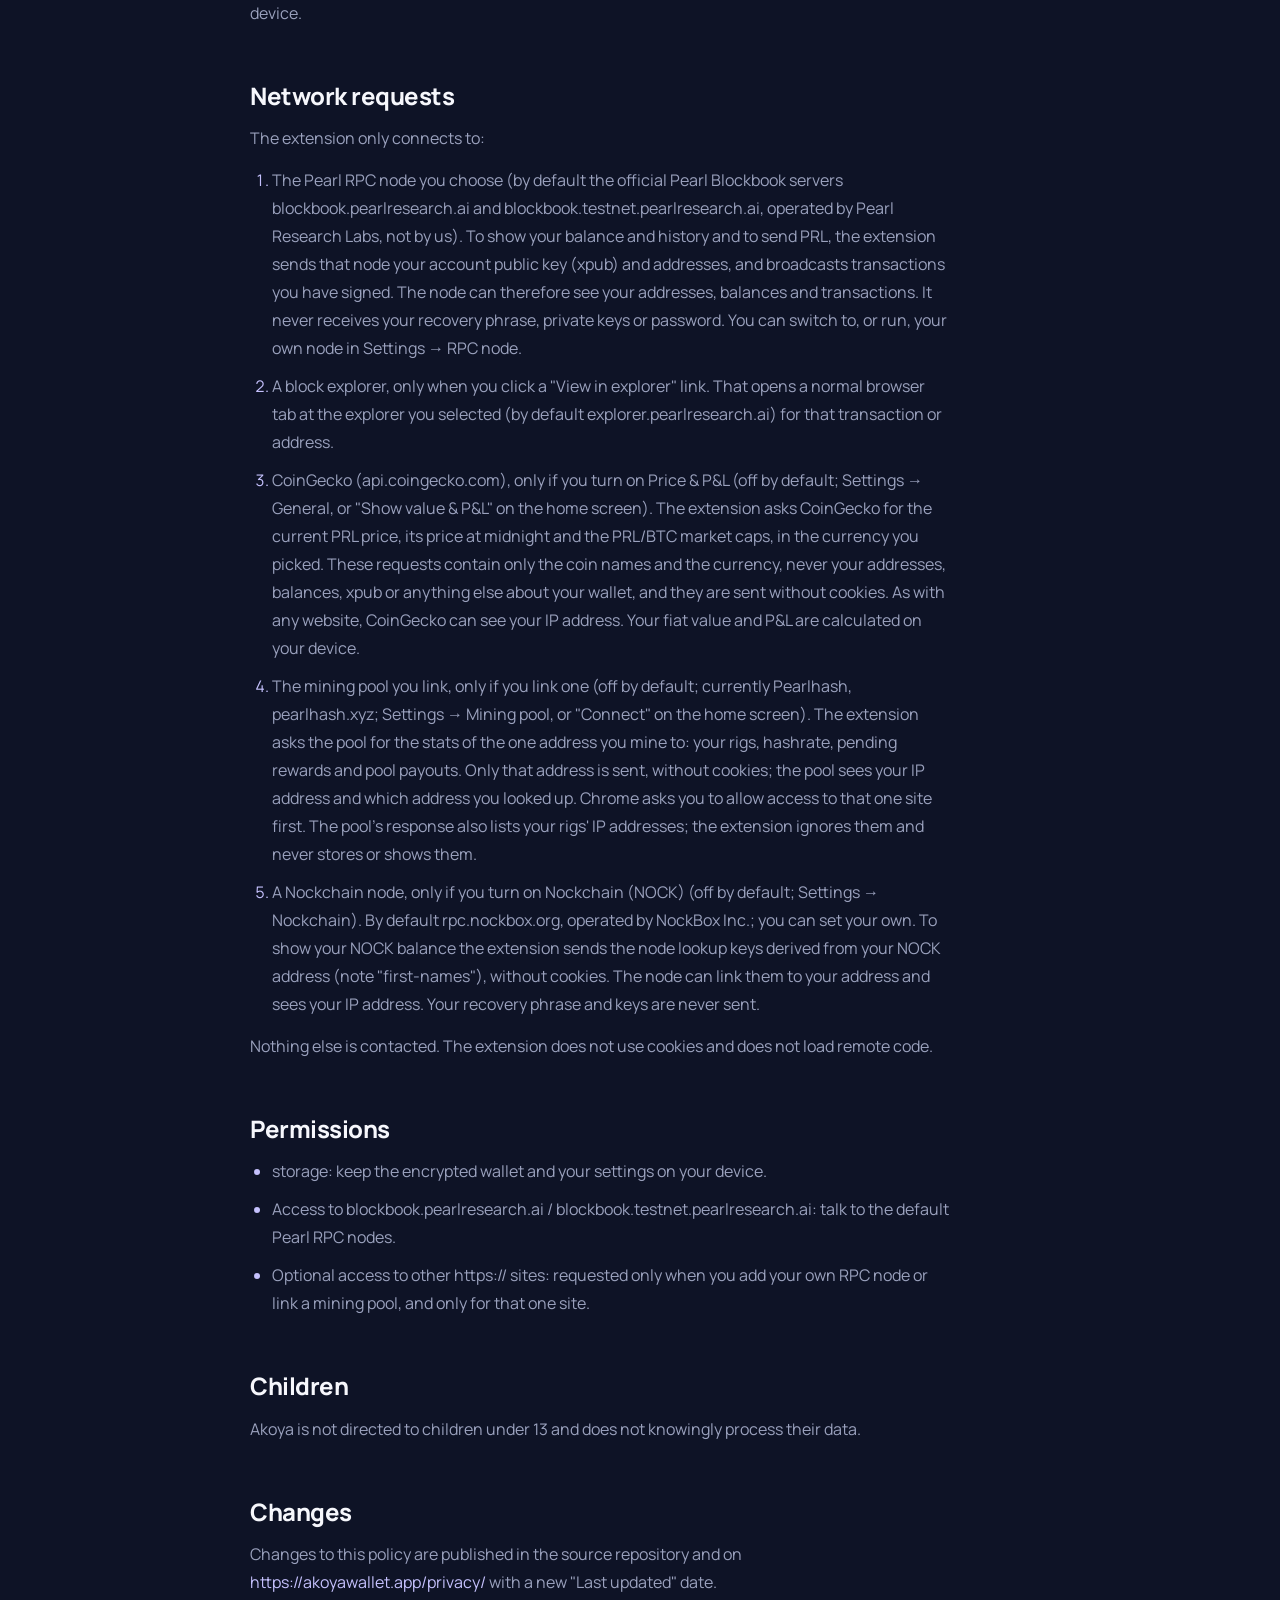
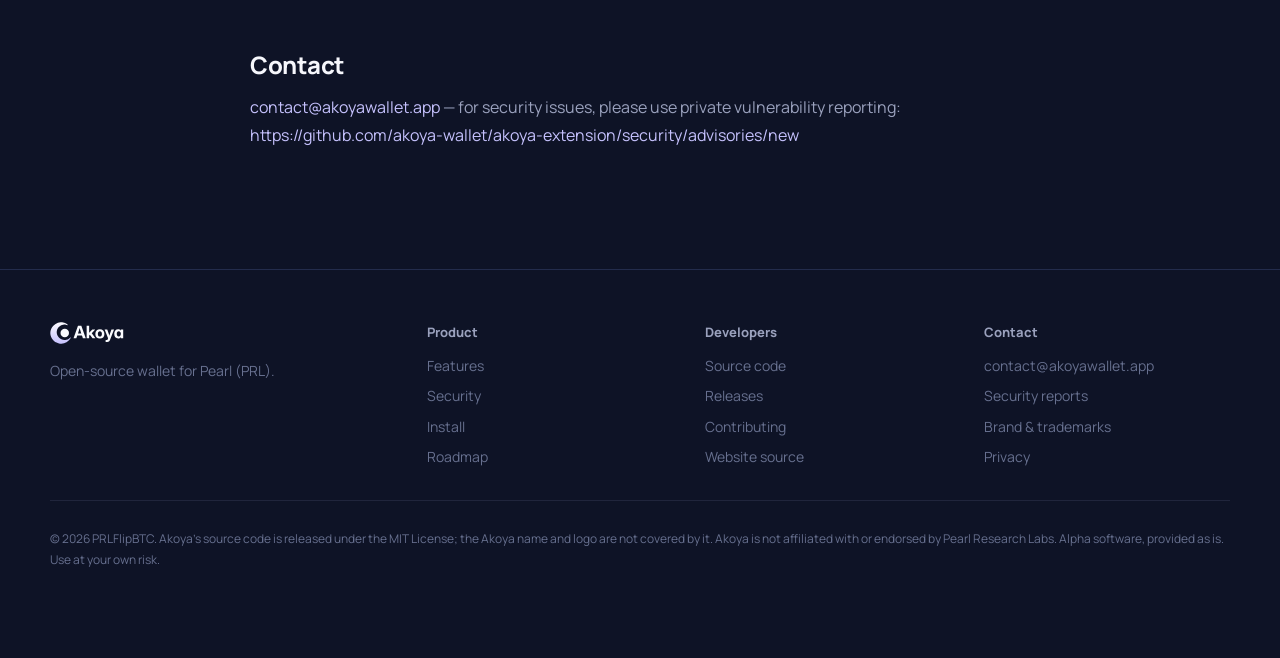
<file: privacy/index.html>
<!doctype html>
<html lang="en">
<head>
  <meta charset="utf-8">
  <meta name="viewport" content="width=device-width, initial-scale=1">
  <meta http-equiv="Content-Security-Policy" content="default-src 'none'; img-src 'self'; style-src 'self'; font-src 'self'; base-uri 'none'; form-action 'none'">
  <meta name="referrer" content="strict-origin-when-cross-origin">
  <title>Privacy Policy · Akoya</title>
  <meta name="description" content="What data the Akoya browser extension handles: what stays on your device, what goes to the RPC node you choose, and what is never collected.">
  <link rel="canonical" href="https://akoyawallet.app/privacy/">
  <link rel="alternate" hreflang="en" href="https://akoyawallet.app/privacy/">
  <link rel="alternate" hreflang="zh-Hans" href="https://akoyawallet.app/zh/privacy/">
  <link rel="alternate" hreflang="x-default" href="https://akoyawallet.app/privacy/">
  <meta name="theme-color" content="#0E1326">
  <link rel="icon" href="/favicon.svg" type="image/svg+xml">
  <link rel="icon" href="/assets/icon-32.png" type="image/png" sizes="32x32">
  <link rel="apple-touch-icon" href="/apple-touch-icon.png">
  <link rel="preload" href="/assets/fonts/manrope-latin.woff2" as="font" type="font/woff2" crossorigin>
  <meta property="og:type" content="website">
  <meta property="og:site_name" content="Akoya">
  <meta property="og:url" content="https://akoyawallet.app/privacy/">
  <meta property="og:title" content="Privacy Policy · Akoya">
  <meta property="og:description" content="What data the Akoya browser extension handles: what stays on your device, what goes to the RPC node you choose, and what is never collected.">
  <meta property="og:image" content="https://akoyawallet.app/og.png">
  <meta property="og:image:width" content="1200">
  <meta property="og:image:height" content="630">
  <meta name="twitter:card" content="summary_large_image">
  <link rel="stylesheet" href="/assets/site.css?v=c0d43056c0">
</head>
<body>
<input type="checkbox" id="still" class="still-toggle" aria-label="Pause animations">
<a class="skip" href="#main">Skip to content</a>
<div class="ambient" aria-hidden="true"><i></i><i></i><i></i></div>

<header class="top">
  <div class="wrap">
    <a class="brand" href="/" aria-label="Akoya home"><img src="/assets/lockup.svg" alt="Akoya" width="88" height="26"></a>
    <nav class="nav" aria-label="Primary">
      <a href="/#features">Features</a>
      <a href="/#compatibility">Compatibility</a>
      <a href="/#security">Security</a>
      <a href="/#install">Install</a>
      <a href="/#faq">FAQ</a>
    </nav>
    <span class="spacer"></span>
    <a class="lang" href="/zh/privacy/" hreflang="zh-Hans" lang="zh-Hans">中文</a>
    <a class="btn sm" href="https://github.com/akoya-wallet/akoya-extension" rel="noopener">
      <svg viewBox="0 0 16 16" fill="currentColor" aria-hidden="true"><path d="M8 0C3.58 0 0 3.58 0 8c0 3.54 2.29 6.53 5.47 7.59.4.07.55-.17.55-.38 0-.19-.01-.82-.01-1.49-2.01.37-2.53-.49-2.69-.94-.09-.23-.48-.94-.82-1.13-.28-.15-.68-.52-.01-.53.63-.01 1.08.58 1.23.82.72 1.21 1.87.87 2.33.66.07-.52.28-.87.51-1.07-1.78-.2-3.64-.89-3.64-3.95 0-.87.31-1.59.82-2.15-.08-.2-.36-1.02.08-2.12 0 0 .67-.21 2.2.82.64-.18 1.32-.27 2-.27.68 0 1.36.09 2 .27 1.53-1.04 2.2-.82 2.2-.82.44 1.1.16 1.92.08 2.12.51.56.82 1.27.82 2.15 0 3.07-1.87 3.75-3.65 3.95.29.25.54.73.54 1.48 0 1.07-.01 1.93-.01 2.2 0 .21.15.46.55.38A8.013 8.013 0 0016 8c0-4.42-3.58-8-8-8z"/></svg>
      <span>GitHub</span>
    </a>
  </div>
</header>

<main id="main">
<article class="policy">
  <div class="wrap">
    <h1>Akoya Privacy Policy</h1>
    <p class="updated">Last updated: 2026-10-16</p>
    <p>Akoya is an open-source, self-custodial browser extension wallet for Pearl (PRL), published by PRLFlipBTC. This policy explains exactly what data the extension handles. The source code that implements everything below is public at <a href="https://github.com/akoya-wallet/akoya-extension" rel="noopener">https://github.com/akoya-wallet/akoya-extension</a>.</p>
    <h2 id="summary">Summary</h2>
    <ul>
      <li>We do not collect, receive, store, sell or share any of your data. PRLFlipBTC operates no server that the extension talks to.</li>
      <li>There is no analytics, telemetry, advertising, tracking or crash reporting.</li>
      <li>Your recovery phrase and private keys never leave your device.</li>
    </ul>
    <h2 id="data">Data stored on your device</h2>
    <div class="table-wrap" role="region" aria-labelledby="data" tabindex="0">
      <table>
        <thead><tr><th scope="col">Data</th><th scope="col">Where</th><th scope="col">Protection</th></tr></thead>
        <tbody>
          <tr><th scope="row">Recovery phrase / seed and optional BIP39 passphrase</th><td data-label="Where">chrome.storage.local</td><td data-label="Protection">Encrypted with your password (Argon2id + AES-256-GCM). Never transmitted.</td></tr>
          <tr><th scope="row">Wallet name, network, derivation mode, account public key (xpub)</th><td data-label="Where">chrome.storage.local</td><td data-label="Protection">Not encrypted. Public data: it cannot spend funds, but reveals balances and history to someone with access to your browser profile.</td></tr>
          <tr><th scope="row">Settings (language, auto-lock, RPC nodes, block explorers, display currency)</th><td data-label="Where">chrome.storage.local</td><td data-label="Protection">Not sensitive.</td></tr>
          <tr><th scope="row">Addresses of mining pools that paid you</th><td data-label="Where">chrome.storage.local</td><td data-label="Protection">Public blockchain data, used to label mining income.</td></tr>
          <tr><th scope="row">NOCK address (only if you turn on Nockchain): the public Nockchain address derived from your recovery phrase</th><td data-label="Where">chrome.storage.local</td><td data-label="Protection">Public. Re-checked against your recovery phrase on every unlock. Deleted with the wallet.</td></tr>
          <tr><th scope="row">Mining-pool link (only if you link a pool): the pool and the address you mine to, per wallet</th><td data-label="Where">chrome.storage.local</td><td data-label="Protection">Not sensitive. Deleted with the wallet.</td></tr>
          <tr><th scope="row">Daily P&amp;L log (only if you turn on Price &amp; P&amp;L): per day, the PRL price, your holdings, PRL mined and the resulting profit/loss, kept for 90 days</th><td data-label="Where">chrome.storage.local</td><td data-label="Protection">Not encrypted, like the xpub above. Never transmitted. Deleted with the wallet.</td></tr>
          <tr><th scope="row">Unlocked session (wallet id and xpub)</th><td data-label="Where">chrome.storage.session</td><td data-label="Protection">Memory only, cleared when the browser closes or the wallet locks.</td></tr>
        </tbody>
      </table>
    </div>
    <p>Uninstalling the extension or using Settings → Delete this wallet removes this data from your device.</p>
    <h2 id="network">Network requests</h2>
    <p>The extension only connects to:</p>
    <ol>
      <li>The Pearl RPC node you choose (by default the official Pearl Blockbook servers blockbook.pearlresearch.ai and blockbook.testnet.pearlresearch.ai, operated by Pearl Research Labs, not by us). To show your balance and history and to send PRL, the extension sends that node your account public key (xpub) and addresses, and broadcasts transactions you have signed. The node can therefore see your addresses, balances and transactions. It never receives your recovery phrase, private keys or password. You can switch to, or run, your own node in Settings → RPC node.</li>
      <li>A block explorer, only when you click a "View in explorer" link. That opens a normal browser tab at the explorer you selected (by default explorer.pearlresearch.ai) for that transaction or address.</li>
      <li>CoinGecko (api.coingecko.com), only if you turn on Price &amp; P&amp;L (off by default; Settings → General, or "Show value &amp; P&amp;L" on the home screen). The extension asks CoinGecko for the current PRL price, its price at midnight and the PRL/BTC market caps, in the currency you picked. These requests contain only the coin names and the currency, never your addresses, balances, xpub or anything else about your wallet, and they are sent without cookies. As with any website, CoinGecko can see your IP address. Your fiat value and P&amp;L are calculated on your device.</li>
      <li>The mining pool you link, only if you link one (off by default; currently Pearlhash, pearlhash.xyz; Settings → Mining pool, or "Connect" on the home screen). The extension asks the pool for the stats of the one address you mine to: your rigs, hashrate, pending rewards and pool payouts. Only that address is sent, without cookies; the pool sees your IP address and which address you looked up. Chrome asks you to allow access to that one site first. The pool's response also lists your rigs' IP addresses; the extension ignores them and never stores or shows them.</li>
      <li>A Nockchain node, only if you turn on Nockchain (NOCK) (off by default; Settings → Nockchain). By default rpc.nockbox.org, operated by NockBox Inc.; you can set your own. To show your NOCK balance the extension sends the node lookup keys derived from your NOCK address (note "first-names"), without cookies. The node can link them to your address and sees your IP address. Your recovery phrase and keys are never sent.</li>
    </ol>
    <p>Nothing else is contacted. The extension does not use cookies and does not load remote code.</p>
    <h2 id="permissions">Permissions</h2>
    <ul>
      <li>storage: keep the encrypted wallet and your settings on your device.</li>
      <li>Access to blockbook.pearlresearch.ai / blockbook.testnet.pearlresearch.ai: talk to the default Pearl RPC nodes.</li>
      <li>Optional access to other https:// sites: requested only when you add your own RPC node or link a mining pool, and only for that one site.</li>
    </ul>
    <h2 id="children">Children</h2>
    <p>Akoya is not directed to children under 13 and does not knowingly process their data.</p>
    <h2 id="changes">Changes</h2>
    <p>Changes to this policy are published in the source repository and on <a href="https://akoyawallet.app/privacy/" rel="noopener">https://akoyawallet.app/privacy/</a> with a new "Last updated" date.</p>
    <h2 id="contact">Contact</h2>
    <p><a href="mailto:contact@akoyawallet.app">contact@akoyawallet.app</a> — for security issues, please use private vulnerability reporting: <a href="https://github.com/akoya-wallet/akoya-extension/security/advisories/new" rel="noopener">https://github.com/akoya-wallet/akoya-extension/security/advisories/new</a></p>
  </div>
</article>
</main>

<footer>
  <div class="wrap">
    <div>
      <img src="/assets/lockup.svg" alt="Akoya" width="74" height="22">
      <p>Open-source wallet for Pearl (PRL).</p>
    </div>
    <div>
      <h4>Product</h4>
      <ul>
        <li><a href="/#features">Features</a></li>
        <li><a href="/#security">Security</a></li>
        <li><a href="/#install">Install</a></li>
        <li><a href="/#roadmap">Roadmap</a></li>
      </ul>
    </div>
    <div>
      <h4>Developers</h4>
      <ul>
        <li><a href="https://github.com/akoya-wallet/akoya-extension" rel="noopener">Source code</a></li>
        <li><a href="https://github.com/akoya-wallet/akoya-extension/releases" rel="noopener">Releases</a></li>
        <li><a href="https://github.com/akoya-wallet/akoya-extension/blob/main/CONTRIBUTING.md" rel="noopener">Contributing</a></li>
        <li><a href="https://github.com/akoya-wallet/akoyawallet.app" rel="noopener">Website source</a></li>
      </ul>
    </div>
    <div>
      <h4>Contact</h4>
      <ul>
        <li><a href="mailto:contact@akoyawallet.app">contact@akoyawallet.app</a></li>
        <li><a href="https://github.com/akoya-wallet/akoya-extension/blob/main/SECURITY.md" rel="noopener">Security reports</a></li>
        <li><a href="https://github.com/akoya-wallet/akoya-extension/blob/main/TRADEMARKS.md" rel="noopener">Brand &amp; trademarks</a></li>
        <li><a href="/privacy/">Privacy</a></li>
      </ul>
    </div>
    <p class="legal">© 2026 PRLFlipBTC. Akoya's source code is released under the MIT License; the Akoya name and logo are not covered by it. Akoya is not affiliated with or endorsed by Pearl Research Labs. Alpha software, provided as is. Use at your own risk.</p>
  </div>
</footer>

<label for="still" class="motion-btn"><span class="p"><svg viewBox="0 0 12 12" fill="currentColor" aria-hidden="true"><rect x="2" y="1" width="3" height="10" rx="1"/><rect x="7" y="1" width="3" height="10" rx="1"/></svg>Pause motion</span><span class="r"><svg viewBox="0 0 12 12" fill="currentColor" aria-hidden="true"><path d="M3 1.5v9l7.5-4.5z"/></svg>Play motion</span></label>
</body>
</html>
</file>
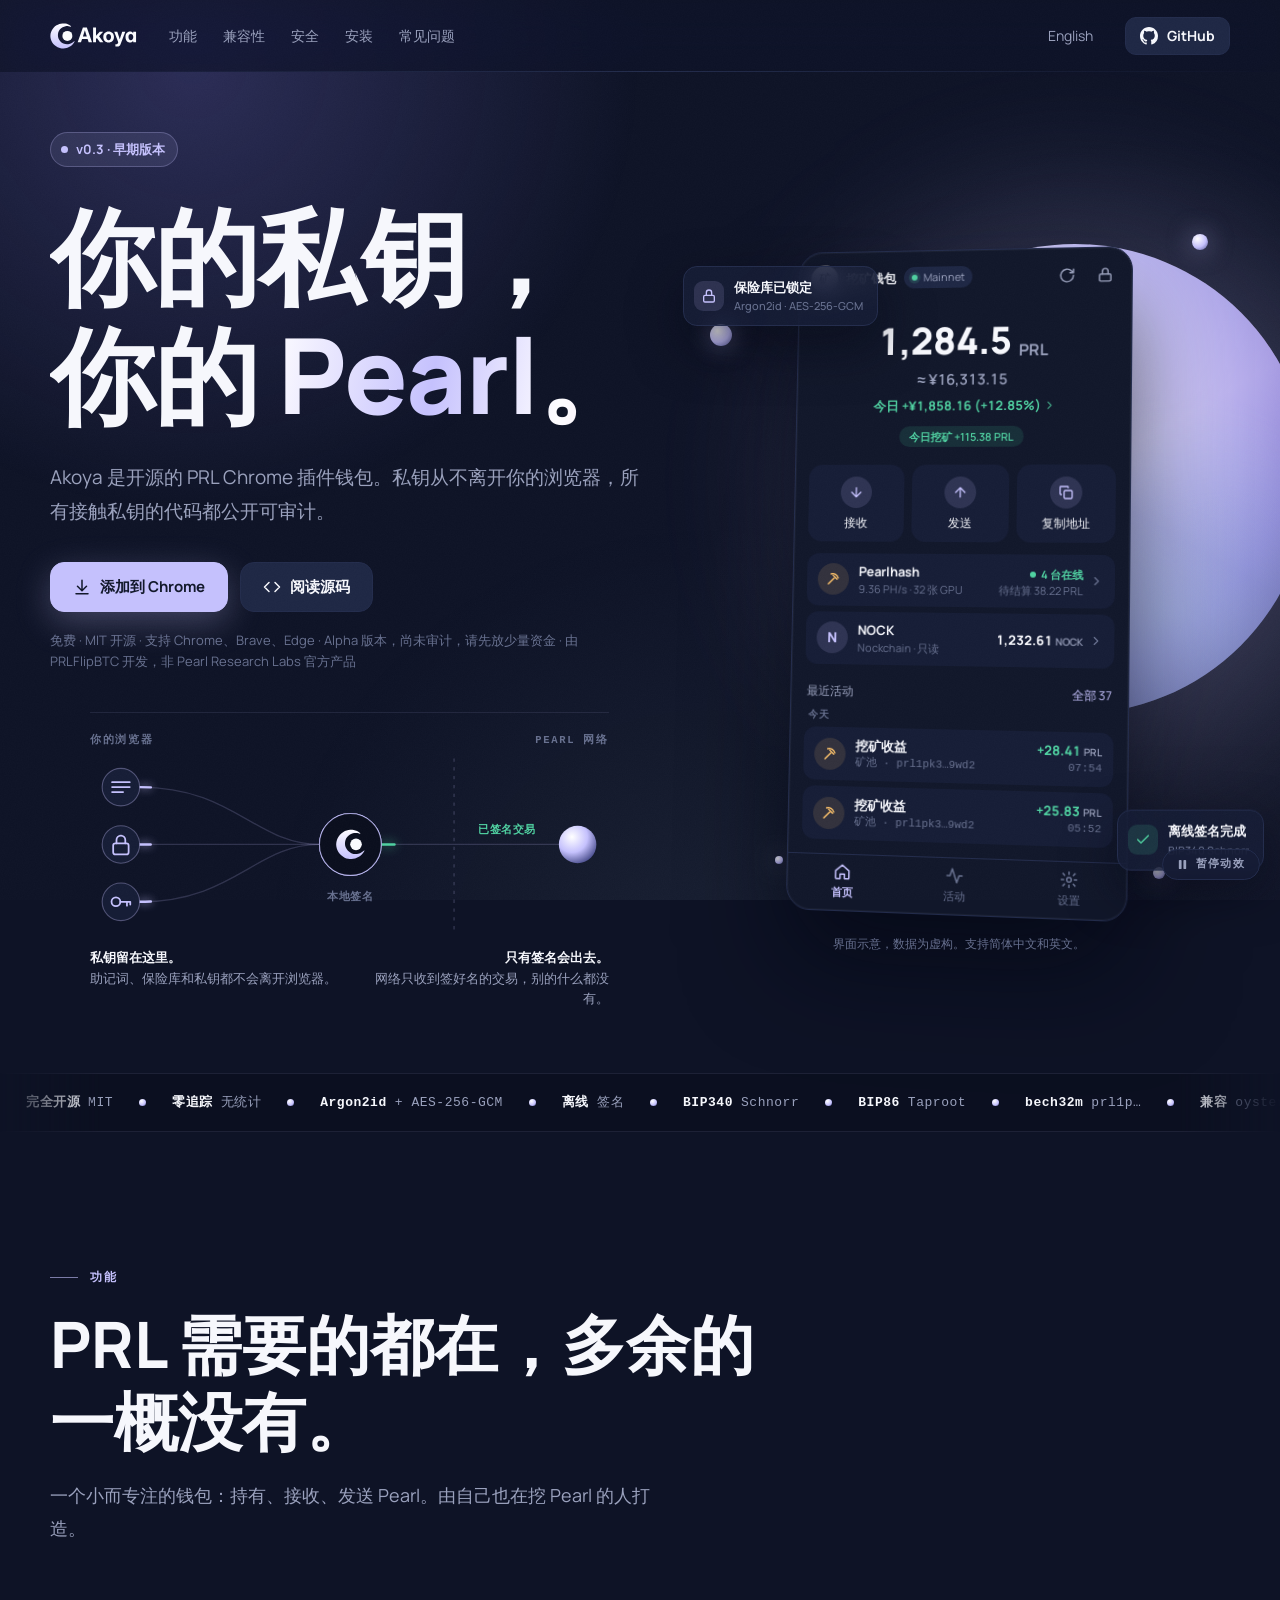
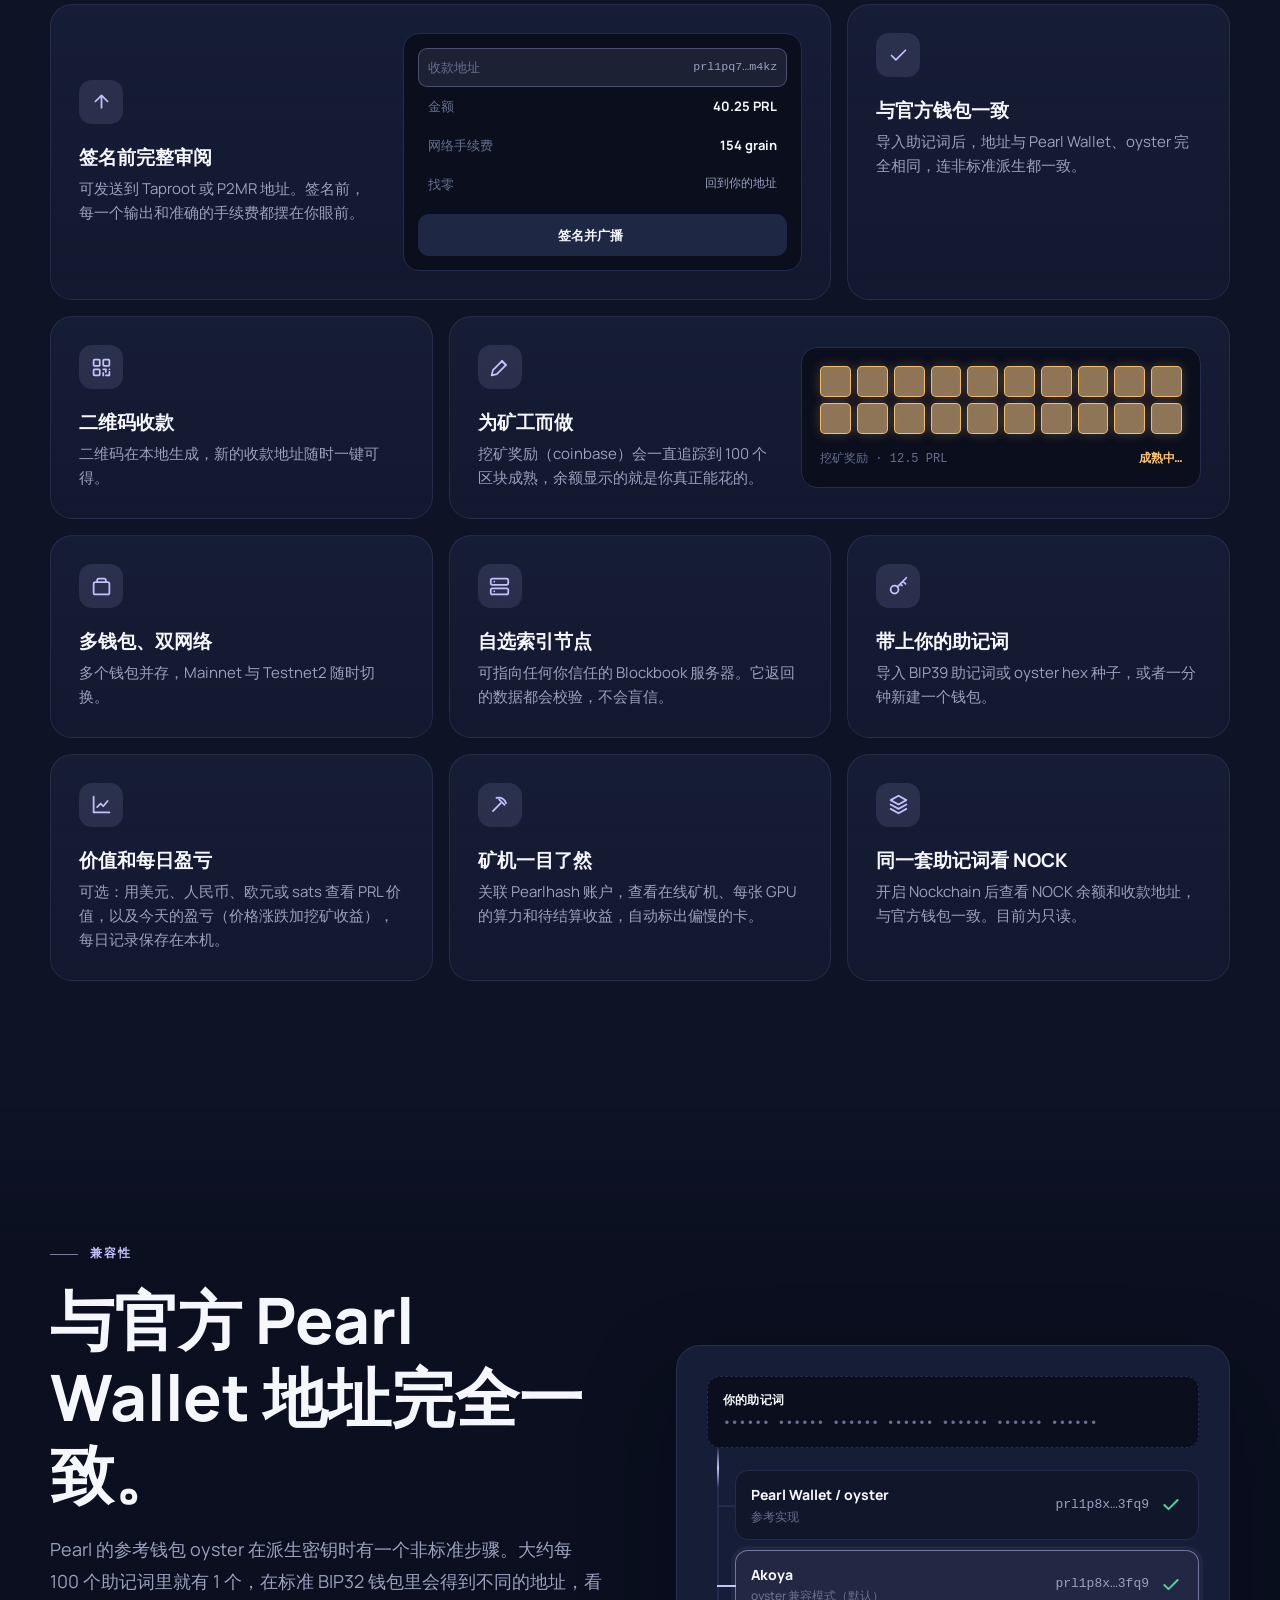
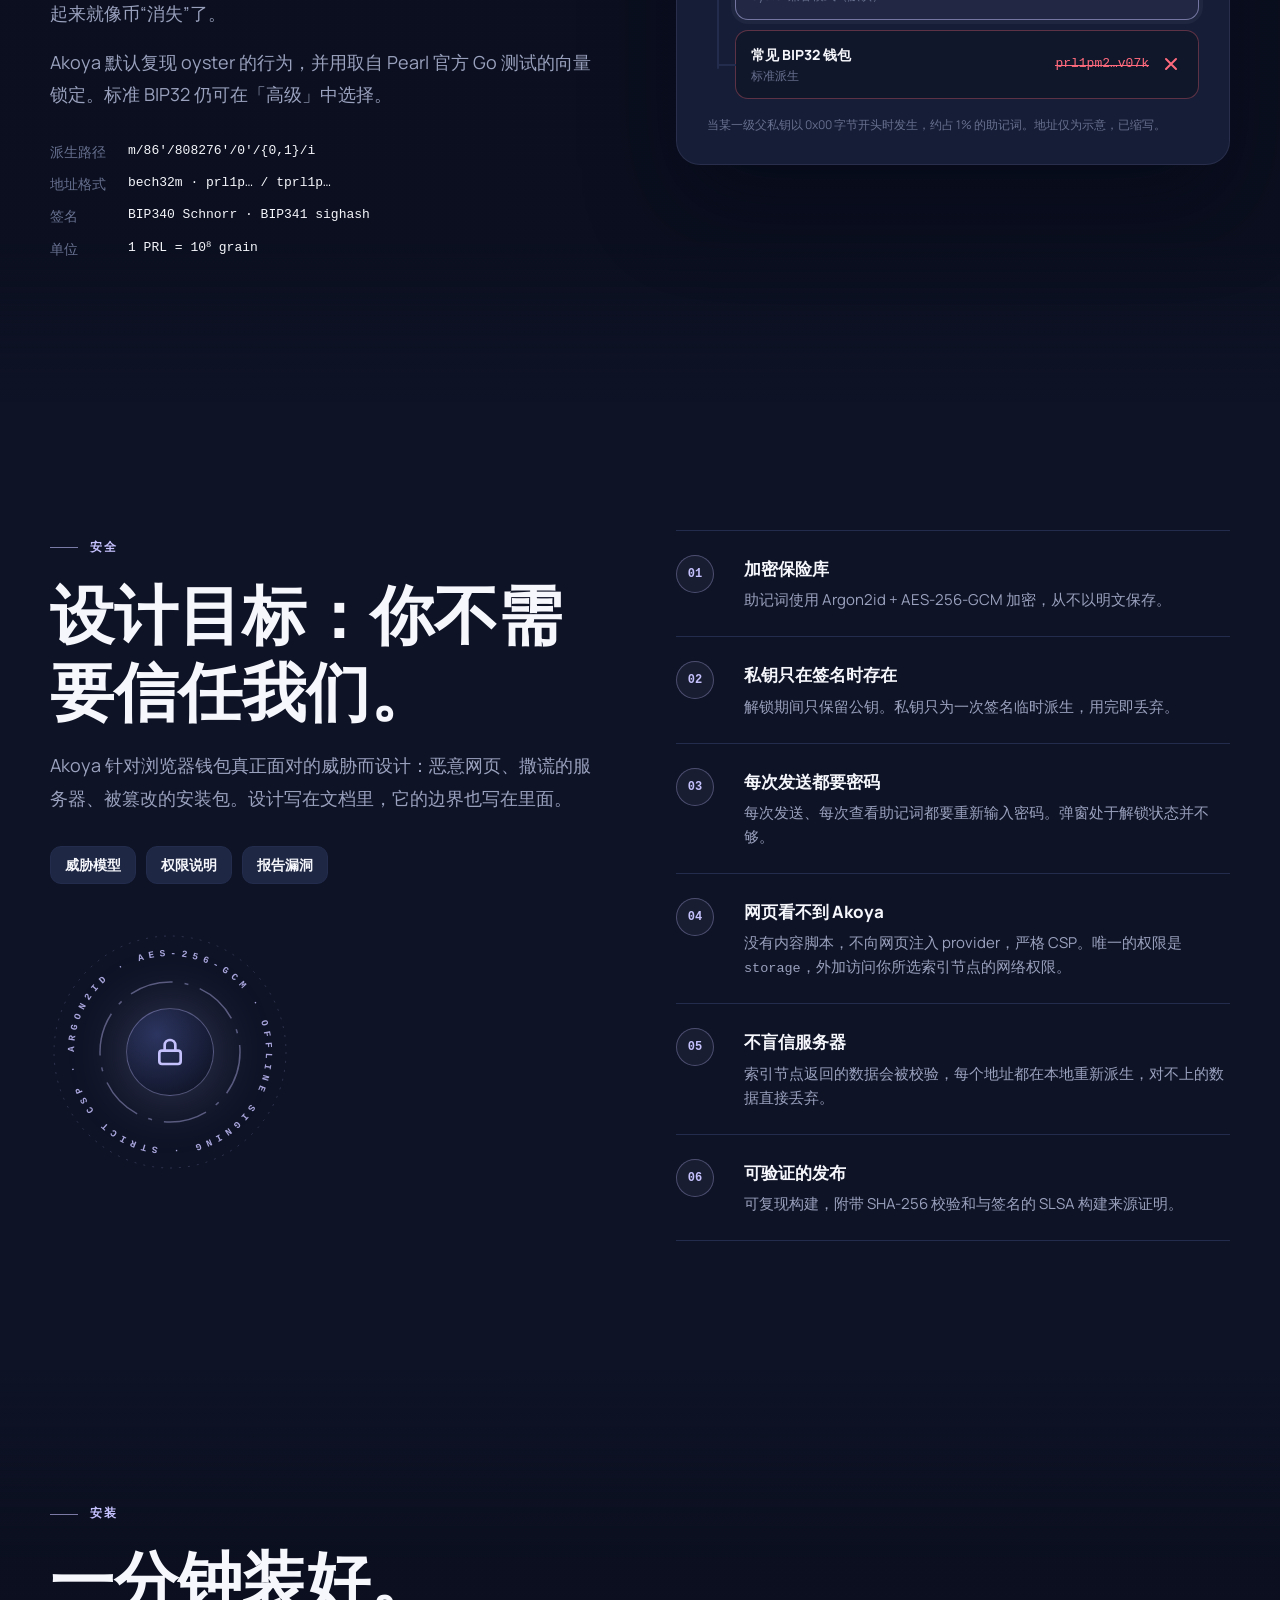
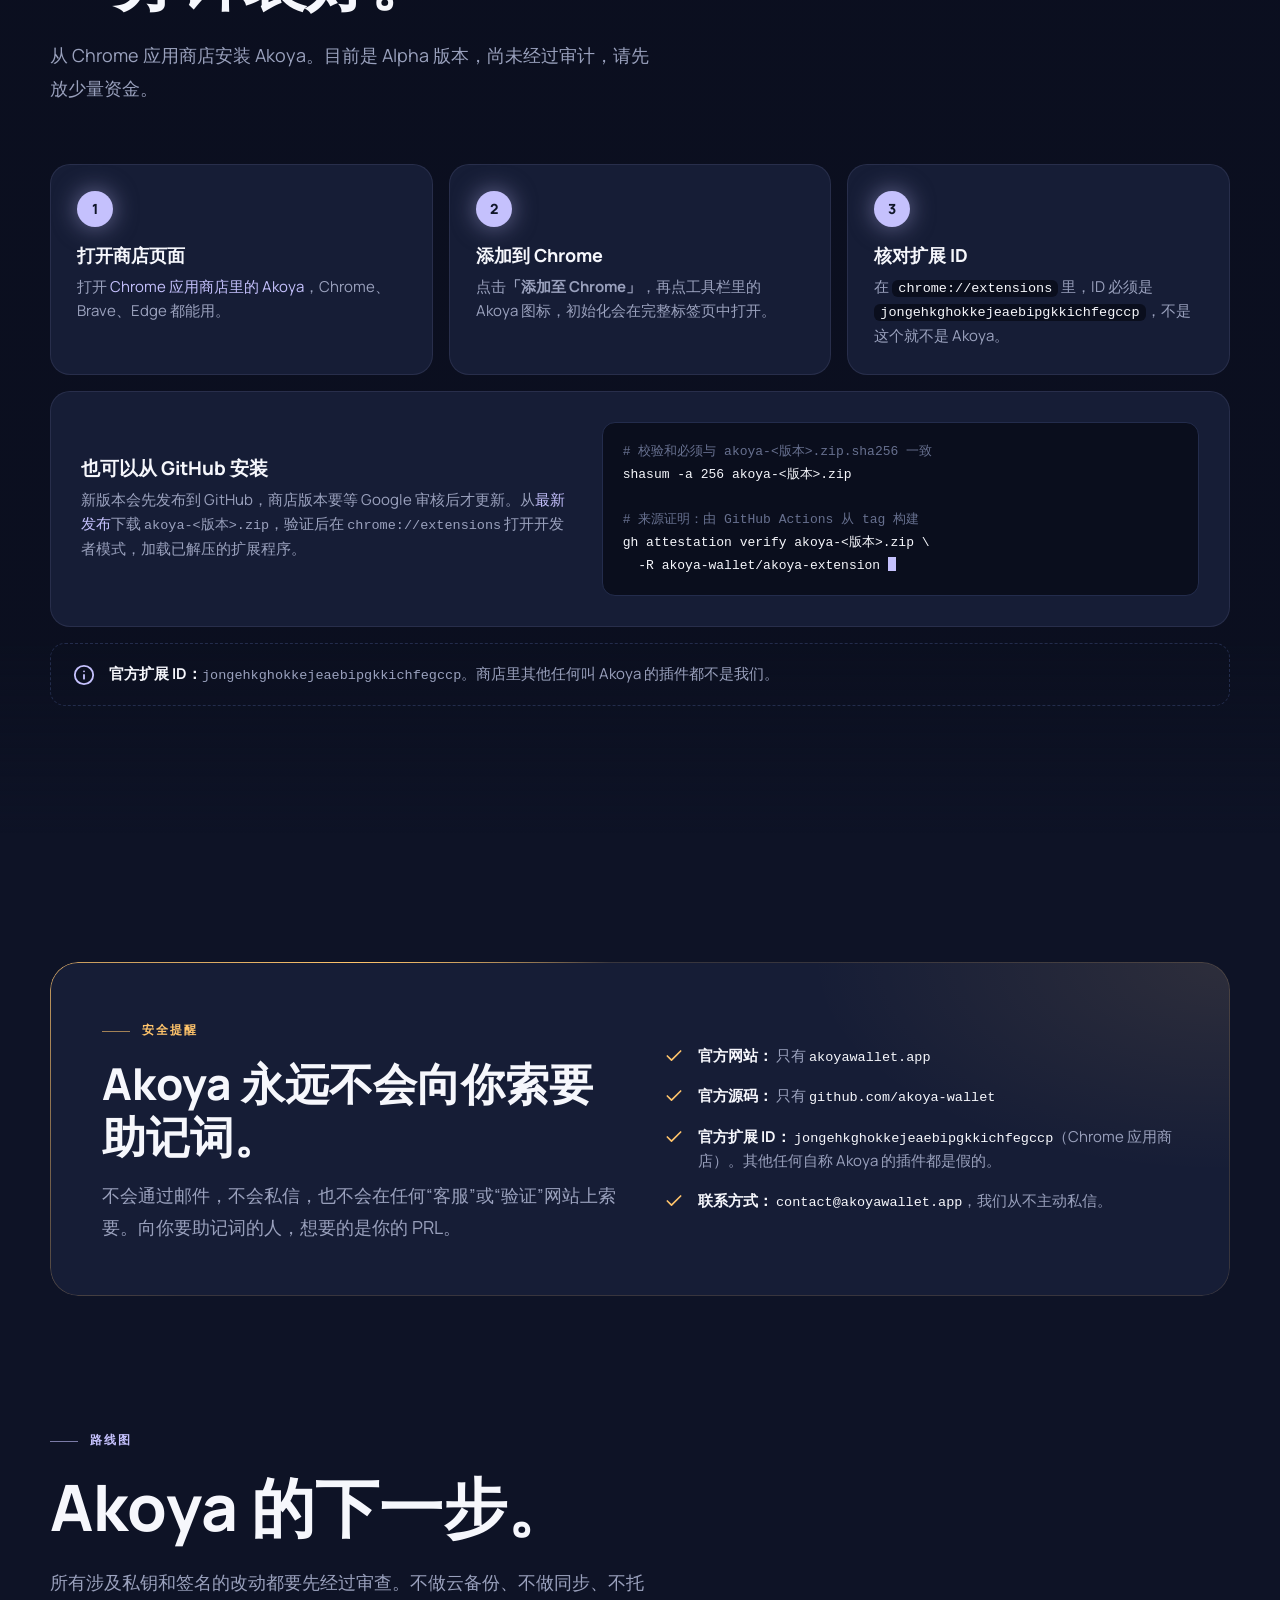
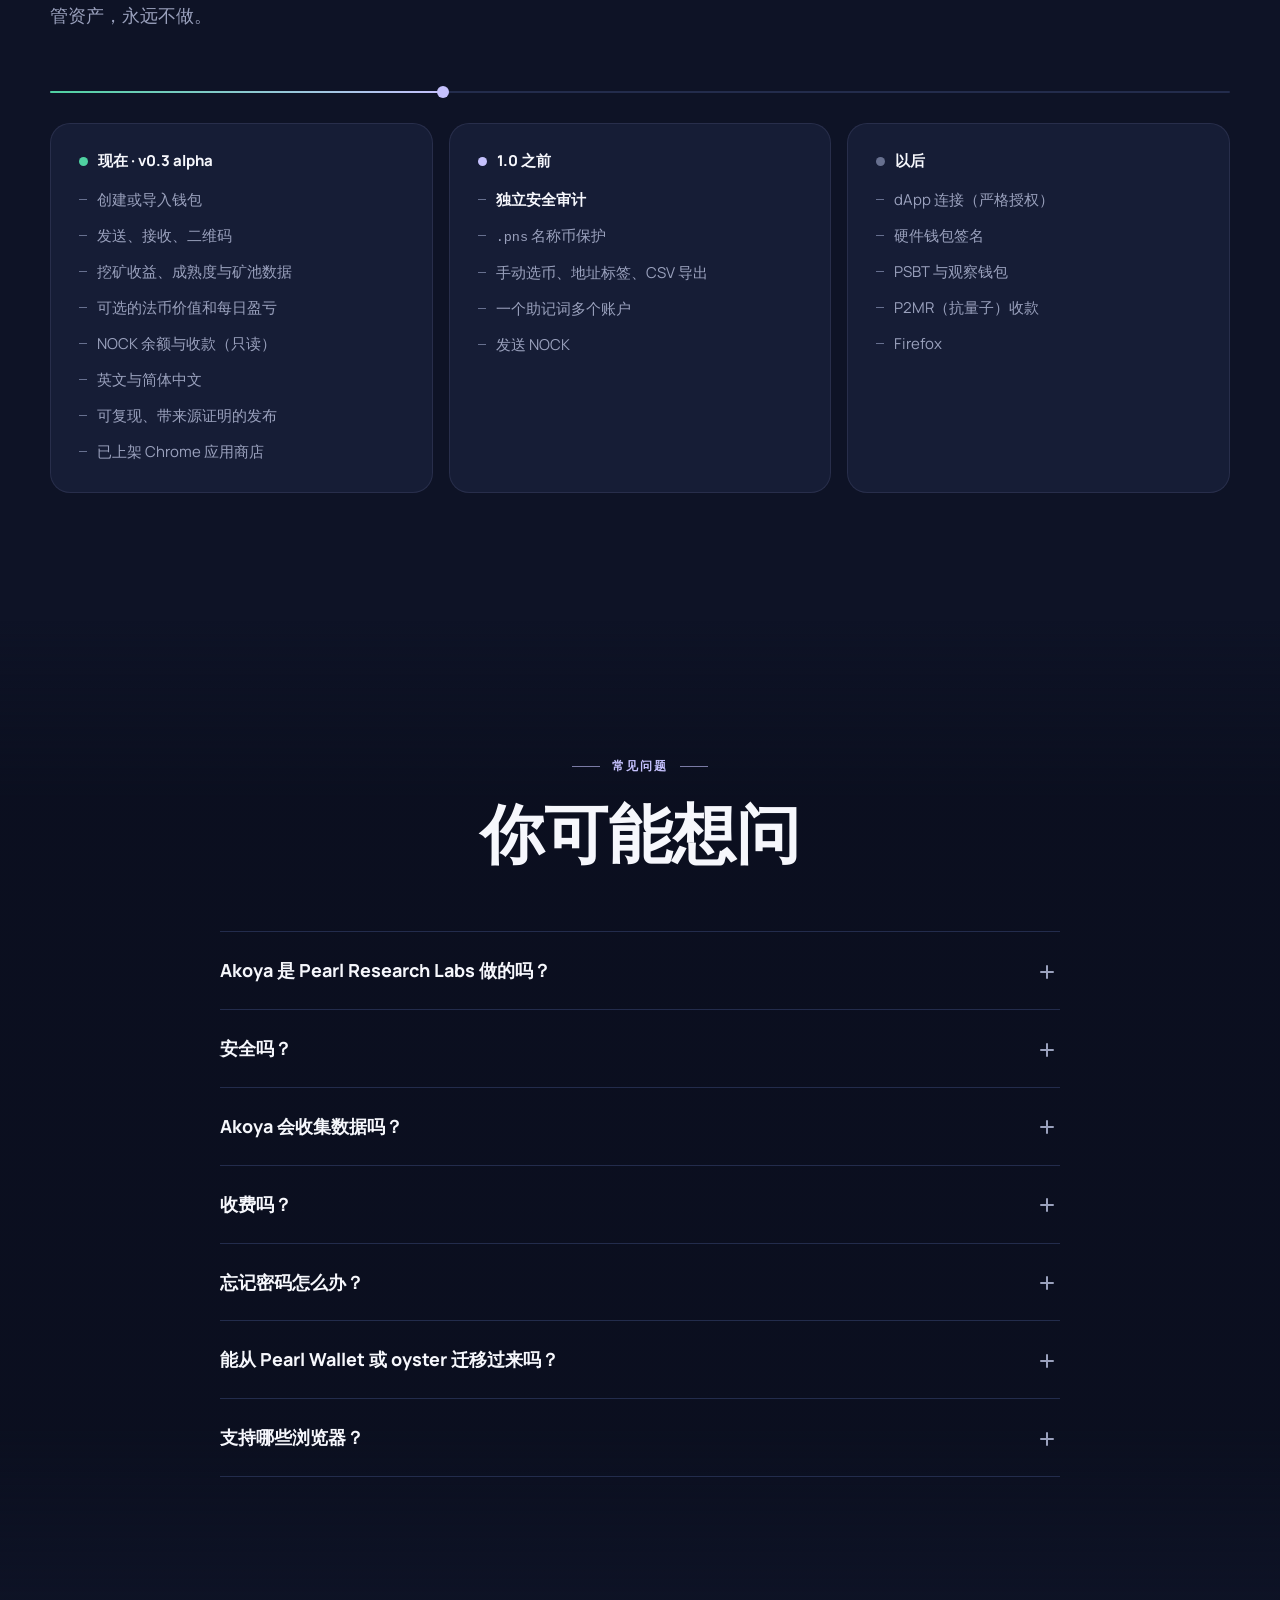
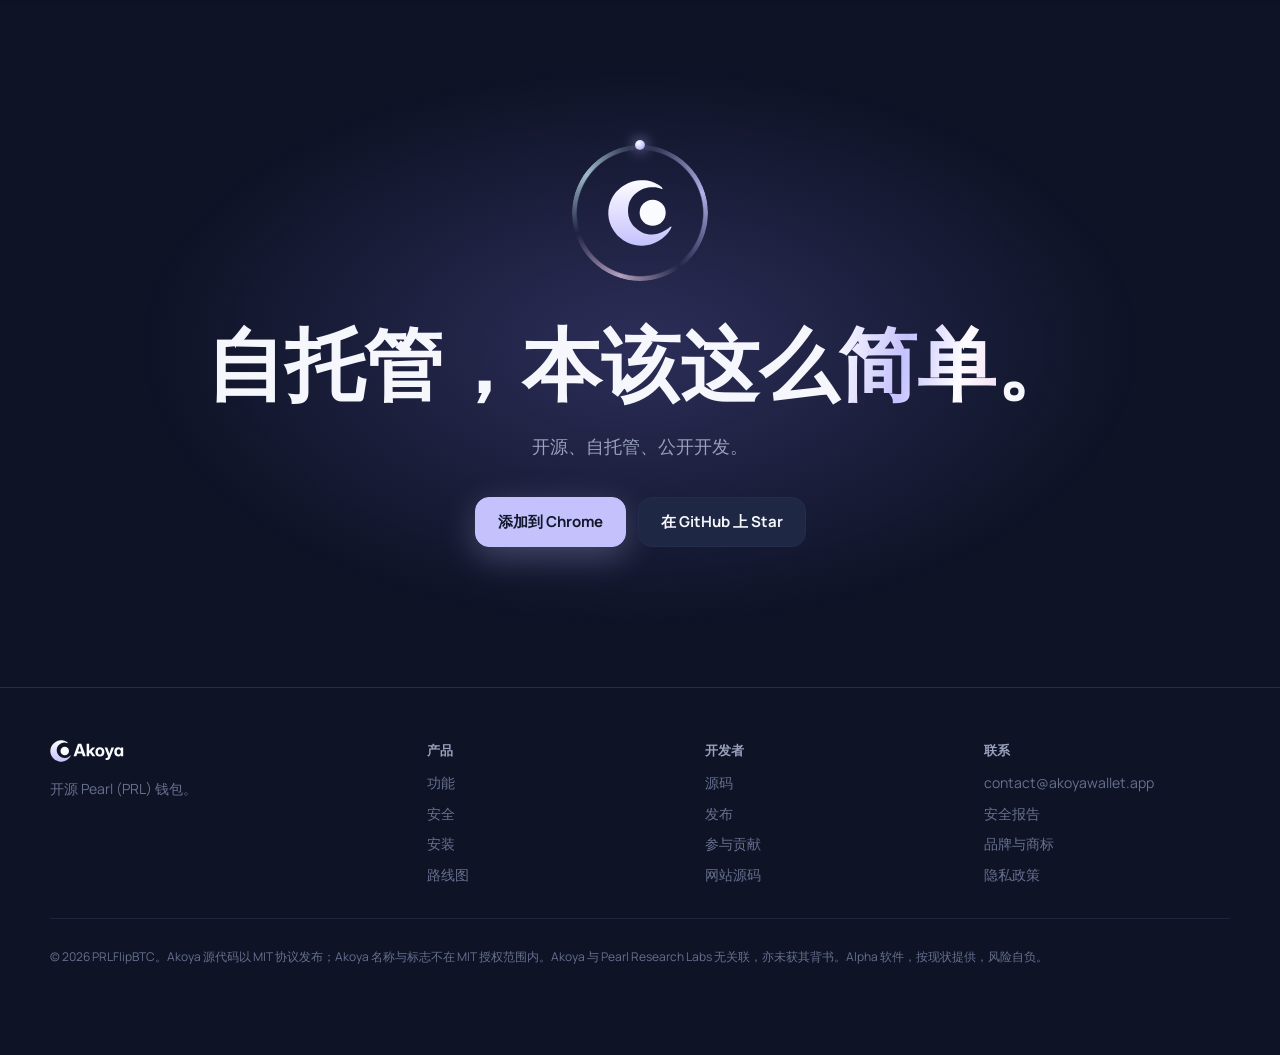
<file: zh/index.html>
<!doctype html>
<html lang="zh-Hans">
<head>
  <meta charset="utf-8">
  <meta name="viewport" content="width=device-width, initial-scale=1">
  <meta http-equiv="Content-Security-Policy" content="default-src 'none'; img-src 'self'; style-src 'self'; font-src 'self'; base-uri 'none'; form-action 'none'">
  <meta name="referrer" content="strict-origin-when-cross-origin">
  <title>Akoya — 开源 Pearl (PRL) 钱包</title>
  <meta name="description" content="Akoya 是开源、自托管的 Pearl (PRL) Chrome 插件钱包。私钥只在你的浏览器里，所有接触私钥的代码都公开可审计。">
  <link rel="canonical" href="https://akoyawallet.app/zh/">
  <link rel="alternate" hreflang="en" href="https://akoyawallet.app/">
  <link rel="alternate" hreflang="zh-Hans" href="https://akoyawallet.app/zh/">
  <link rel="alternate" hreflang="x-default" href="https://akoyawallet.app/">
  <meta name="theme-color" content="#0E1326">
  <link rel="icon" href="/favicon.svg" type="image/svg+xml">
  <link rel="icon" href="/assets/icon-32.png" type="image/png" sizes="32x32">
  <link rel="apple-touch-icon" href="/apple-touch-icon.png">
  <link rel="preload" href="/assets/fonts/manrope-latin.woff2" as="font" type="font/woff2" crossorigin>
  <meta property="og:type" content="website">
  <meta property="og:site_name" content="Akoya">
  <meta property="og:url" content="https://akoyawallet.app/zh/">
  <meta property="og:title" content="Akoya — 开源 Pearl (PRL) 钱包">
  <meta property="og:description" content="你的私钥，你的 Pearl。开源、零追踪，与官方 Pearl Wallet 地址完全一致。">
  <meta property="og:image" content="https://akoyawallet.app/og.png">
  <meta property="og:image:width" content="1200">
  <meta property="og:image:height" content="630">
  <meta name="twitter:card" content="summary_large_image">
  <link rel="stylesheet" href="/assets/site.css?v=c0d43056c0">
</head>
<body>
<input type="checkbox" id="still" class="still-toggle" aria-label="暂停动画">
<a class="skip" href="#main">跳到正文</a>
<div class="ambient" aria-hidden="true"><i></i><i></i><i></i></div>

<header class="top">
  <div class="wrap">
    <a class="brand" href="/zh/" aria-label="Akoya 首页"><img src="/assets/lockup.svg" alt="Akoya" width="88" height="26"></a>
    <nav class="nav" aria-label="主导航">
      <a href="#features">功能</a>
      <a href="#compatibility">兼容性</a>
      <a href="#security">安全</a>
      <a href="#install">安装</a>
      <a href="#faq">常见问题</a>
    </nav>
    <span class="spacer"></span>
    <a class="lang" href="/" hreflang="en" lang="en">English</a>
    <a class="btn sm" href="https://github.com/akoya-wallet/akoya-extension" rel="noopener">
      <svg viewBox="0 0 16 16" fill="currentColor" aria-hidden="true"><path d="M8 0C3.58 0 0 3.58 0 8c0 3.54 2.29 6.53 5.47 7.59.4.07.55-.17.55-.38 0-.19-.01-.82-.01-1.49-2.01.37-2.53-.49-2.69-.94-.09-.23-.48-.94-.82-1.13-.28-.15-.68-.52-.01-.53.63-.01 1.08.58 1.23.82.72 1.21 1.87.87 2.33.66.07-.52.28-.87.51-1.07-1.78-.2-3.64-.89-3.64-3.95 0-.87.31-1.59.82-2.15-.08-.2-.36-1.02.08-2.12 0 0 .67-.21 2.2.82.64-.18 1.32-.27 2-.27.68 0 1.36.09 2 .27 1.53-1.04 2.2-.82 2.2-.82.44 1.1.16 1.92.08 2.12.51.56.82 1.27.82 2.15 0 3.07-1.87 3.75-3.65 3.95.29.25.54.73.54 1.48 0 1.07-.01 1.93-.01 2.2 0 .21.15.46.55.38A8.013 8.013 0 0016 8c0-4.42-3.58-8-8-8z"/></svg>
      <span>GitHub</span>
    </a>
  </div>
</header>

<main id="main">

<!-- ============================================================ hero -->
<section class="hero">
  <div class="wrap">
    <div>
      <div class="hero-top">
        <span class="badge"><span class="dot"></span>v0.3 · 早期版本</span>
      </div>
      <h1 class="display"><span class="line intro"><span>你的私钥，</span></span><span class="line intro"><span>你的 <span class="satin">Pearl。</span></span></span></h1>
      <p class="lede">Akoya 是开源的 PRL Chrome 插件钱包。私钥从不离开你的浏览器，所有接触私钥的代码都公开可审计。</p>
      <div class="cta">
        <a class="btn primary" href="https://chromewebstore.google.com/detail/jongehkghokkejeaebipgkkichfegccp" rel="noopener"><svg viewBox="0 0 24 24" fill="none" stroke="currentColor" stroke-width="2" stroke-linecap="round" stroke-linejoin="round" aria-hidden="true"><path d="M12 3v12M6 11l6 6 6-6M4 21h16"/></svg>添加到 Chrome</a>
        <a class="btn" href="https://github.com/akoya-wallet/akoya-extension" rel="noopener"><svg viewBox="0 0 24 24" fill="none" stroke="currentColor" stroke-width="2" stroke-linecap="round" stroke-linejoin="round" aria-hidden="true"><path d="M16 18l6-6-6-6M8 6l-6 6 6 6"/></svg>阅读源码</a>
      </div>
      <p class="fine">免费 · MIT 开源 · 支持 Chrome、Brave、Edge · Alpha 版本，尚未审计，请先放少量资金 · 由 PRLFlipBTC 开发，非 Pearl Research Labs 官方产品</p>

      <figure class="flow" role="img" aria-label="示意图：助记词、加密保险库和私钥都留在你的浏览器里。Akoya 在本地签名，只有签好名的交易会发往 Pearl 网络。">
        <div class="flow-head" aria-hidden="true"><span>你的浏览器</span><span>Pearl 网络</span></div>
        <svg viewBox="0 0 470 168" aria-hidden="true">
          <defs><radialGradient id="pearl-grad" cx="0.35" cy="0.3" r="0.75"><stop offset="0" stop-color="#ffffff"/><stop offset="0.55" stop-color="#c5c1fd"/><stop offset="1" stop-color="#4b4f8f"/></radialGradient></defs>
          <path class="wire" d="M45 30 C130 30 150 82 208 82"/>
          <path class="wire" d="M45 82 L208 82"/>
          <path class="wire" d="M45 134 C130 134 150 82 208 82"/>
          <path class="wire" d="M264 82 L425 82"/>
          <path class="beam" d="M45 30 C130 30 150 82 208 82"/>
          <path class="beam b2" d="M45 82 L208 82"/>
          <path class="beam b3" d="M45 134 C130 134 150 82 208 82"/>
          <path class="beam out" d="M264 82 L425 82"/>
          <line class="wall" x1="330" y1="4" x2="330" y2="160"/>
          <circle class="node" cx="28" cy="30" r="17"/>
          <path class="glyph" d="M20 25.5h16M20 30h16M20 34.5h10"/>
          <circle class="node" cx="28" cy="82" r="17"/>
          <rect class="glyph" x="21" y="81" width="14" height="10" rx="2"/><path class="glyph" d="M24 81v-3a4 4 0 0 1 8 0v3"/>
          <circle class="node" cx="28" cy="134" r="17"/>
          <circle class="glyph" cx="23.5" cy="134" r="4"/><path class="glyph" d="M27.5 134h9M33.5 134v3.5M36.5 134v2.5"/>
          <circle class="hub-ring" cx="236" cy="82" r="28"/>
          <circle class="hub" cx="236" cy="82" r="28"/>
          <image href="/assets/mark.svg" x="219" y="65" width="34" height="34"/>
          <circle cx="442" cy="82" r="17" fill="url(#pearl-grad)"/>
          <text x="236" y="132" text-anchor="middle">本地签名</text>
          <text class="out" x="378" y="72" text-anchor="middle">已签名交易</text>
        </svg>
        <figcaption class="flow-foot"><p><b>私钥留在这里。</b>助记词、保险库和私钥都不会离开浏览器。</p><p><b>只有签名会出去。</b>网络只收到签好名的交易，别的什么都没有。</p></figcaption>
      </figure>
    </div>

    <div class="stage" aria-hidden="true">
      <div class="orb"></div>
      <span class="mini m1"></span><span class="mini m2"></span><span class="mini m3"></span><span class="mini m4"></span>
      <div class="chip c1"><span class="ci"><svg viewBox="0 0 24 24" fill="none" stroke="currentColor" stroke-width="2" stroke-linecap="round" stroke-linejoin="round" aria-hidden="true"><rect x="4" y="11" width="16" height="10" rx="2"/><path d="M8 11V7a4 4 0 0 1 8 0v4"/></svg></span><span>保险库已锁定<small>Argon2id · AES-256-GCM</small></span></div>
      <div class="chip c2"><span class="ci g"><svg viewBox="0 0 24 24" fill="none" stroke="currentColor" stroke-width="2" stroke-linecap="round" stroke-linejoin="round" aria-hidden="true"><path d="M20 6L9 17l-5-5"/></svg></span><span>离线签名完成<small>BIP340 Schnorr</small></span></div>
      <div class="device">
        <div class="popup">
          <div class="bar">
            <span class="acct"><span class="avatar">矿</span>挖矿钱包</span>
            <span class="pill"><i></i>Mainnet</span>
            <span class="grow"></span>
            <span class="ib spin"><svg viewBox="0 0 24 24" fill="none" stroke="currentColor" stroke-width="2" stroke-linecap="round" stroke-linejoin="round" aria-hidden="true"><path d="M21 12a9 9 0 1 1-2.64-6.36L21 8M21 3v5h-5"/></svg></span>
            <span class="ib"><svg viewBox="0 0 24 24" fill="none" stroke="currentColor" stroke-width="2" stroke-linecap="round" stroke-linejoin="round" aria-hidden="true"><rect x="4" y="11" width="16" height="10" rx="2"/><path d="M8 11V7a4 4 0 0 1 8 0v4"/></svg></span>
          </div>
          <div class="balance">
            <div class="amount"><span class="odo n1 o1"><span><span>0</span><span>1</span><span>2</span><span>3</span><span>4</span><span>5</span><span>6</span><span>7</span><span>8</span><span>9</span></span></span>,<span class="odo n2 o2"><span><span>0</span><span>1</span><span>2</span><span>3</span><span>4</span><span>5</span><span>6</span><span>7</span><span>8</span><span>9</span></span></span><span class="odo n8 o3"><span><span>0</span><span>1</span><span>2</span><span>3</span><span>4</span><span>5</span><span>6</span><span>7</span><span>8</span><span>9</span></span></span><span class="odo n4 o4"><span><span>0</span><span>1</span><span>2</span><span>3</span><span>4</span><span>5</span><span>6</span><span>7</span><span>8</span><span>9</span></span></span>.<span class="odo n5 o5"><span><span>0</span><span>1</span><span>2</span><span>3</span><span>4</span><span>5</span><span>6</span><span>7</span><span>8</span><span>9</span></span></span><span class="unit">PRL</span></div>
            <div class="fiat">≈ ¥16,313.15</div>
            <div class="pnl">今日 +¥1,858.16 (+12.85%)<svg viewBox="0 0 24 24" fill="none" stroke="currentColor" stroke-width="2" stroke-linecap="round" stroke-linejoin="round" aria-hidden="true"><path d="M9 18l6-6-6-6"/></svg></div>
            <div class="mchip">今日挖矿 +115.38 PRL</div>
          </div>
          <div class="actions">
            <span class="action"><span class="ic"><svg viewBox="0 0 24 24" fill="none" stroke="currentColor" stroke-width="2" stroke-linecap="round" stroke-linejoin="round" aria-hidden="true"><path d="M12 5v14M5 12l7 7 7-7"/></svg></span>接收</span>
            <span class="action"><span class="ic"><svg viewBox="0 0 24 24" fill="none" stroke="currentColor" stroke-width="2" stroke-linecap="round" stroke-linejoin="round" aria-hidden="true"><path d="M12 19V5M5 12l7-7 7 7"/></svg></span>发送</span>
            <span class="action"><span class="ic"><svg viewBox="0 0 24 24" fill="none" stroke="currentColor" stroke-width="2" stroke-linecap="round" stroke-linejoin="round" aria-hidden="true"><rect x="9" y="9" width="12" height="12" rx="2"/><path d="M5 15H4a1 1 0 0 1-1-1V4a1 1 0 0 1 1-1h10a1 1 0 0 1 1 1v1"/></svg></span>复制地址</span>
          </div>
          <div class="list assets">
            <div class="item">
              <span class="tx mine"><svg viewBox="0 0 24 24" fill="none" stroke="currentColor" stroke-width="2" stroke-linecap="round" stroke-linejoin="round" aria-hidden="true"><path d="M4.5 19.5 13.5 10.5"/><path d="M8.5 4.5c4.6-1.6 9.6 1.4 11 6"/><path d="M11.5 6.2l6.3 6.3"/></svg></span>
              <div class="grow"><div class="t">Pearlhash</div><div class="m sans">9.36 PH/s · 32 张 GPU</div></div>
              <div class="r"><div class="on"><i></i>4 台在线</div><div class="m sans">待结算 38.22 PRL</div></div>
              <span class="chev"><svg viewBox="0 0 24 24" fill="none" stroke="currentColor" stroke-width="2" stroke-linecap="round" stroke-linejoin="round" aria-hidden="true"><path d="M9 18l6-6-6-6"/></svg></span>
            </div>
            <div class="item">
              <span class="tx nk">N</span>
              <div class="grow"><div class="t">NOCK</div><div class="m sans">Nockchain · 只读</div></div>
              <div class="v">1,232.61<small>NOCK</small></div>
              <span class="chev"><svg viewBox="0 0 24 24" fill="none" stroke="currentColor" stroke-width="2" stroke-linecap="round" stroke-linejoin="round" aria-hidden="true"><path d="M9 18l6-6-6-6"/></svg></span>
            </div>
          </div>
          <div class="sect"><span>最近活动</span><span>全部 37</span></div>
          <div class="day">今天</div>
          <div class="list">
            <div class="item fresh">
              <span class="tx mine"><svg viewBox="0 0 24 24" fill="none" stroke="currentColor" stroke-width="2" stroke-linecap="round" stroke-linejoin="round" aria-hidden="true"><path d="M4.5 19.5 13.5 10.5"/><path d="M8.5 4.5c4.6-1.6 9.6 1.4 11 6"/><path d="M11.5 6.2l6.3 6.3"/></svg></span>
              <div class="grow"><div class="t">挖矿收益</div><div class="m">矿池 · prl1pk3…9wd2</div></div>
              <div class="r"><div class="v in">+28.41<small>PRL</small></div><div class="m">07:54</div></div>
            </div>
            <div class="item">
              <span class="tx mine"><svg viewBox="0 0 24 24" fill="none" stroke="currentColor" stroke-width="2" stroke-linecap="round" stroke-linejoin="round" aria-hidden="true"><path d="M4.5 19.5 13.5 10.5"/><path d="M8.5 4.5c4.6-1.6 9.6 1.4 11 6"/><path d="M11.5 6.2l6.3 6.3"/></svg></span>
              <div class="grow"><div class="t">挖矿收益</div><div class="m">矿池 · prl1pk3…9wd2</div></div>
              <div class="r"><div class="v in">+25.83<small>PRL</small></div><div class="m">05:52</div></div>
            </div>
          </div>
          <div class="tabs">
            <span class="on"><svg viewBox="0 0 24 24" fill="none" stroke="currentColor" stroke-width="2" stroke-linecap="round" stroke-linejoin="round" aria-hidden="true"><path d="M3 10.5L12 3l9 7.5V20a1 1 0 0 1-1 1h-5v-6H9v6H4a1 1 0 0 1-1-1z"/></svg>首页</span>
            <span><svg viewBox="0 0 24 24" fill="none" stroke="currentColor" stroke-width="2" stroke-linecap="round" stroke-linejoin="round" aria-hidden="true"><path d="M22 12h-4l-3 9L9 3l-3 9H2"/></svg>活动</span>
            <span><svg viewBox="0 0 24 24" fill="none" stroke="currentColor" stroke-width="2" stroke-linecap="round" stroke-linejoin="round" aria-hidden="true"><circle cx="12" cy="12" r="3"/><path d="M12 2v3M12 19v3M4.2 4.2l2.1 2.1M17.7 17.7l2.1 2.1M2 12h3M19 12h3M4.2 19.8l2.1-2.1M17.7 6.3l2.1-2.1"/></svg>设置</span>
          </div>
        </div>
      </div>
      <p class="caption">界面示意，数据为虚构。支持简体中文和英文。</p>
    </div>
  </div>
</section>

<!-- ============================================================ marquee -->
<div class="marquee">
  <div class="marquee-track">
    <ul><li><b>完全开源</b> MIT</li><li><b>零追踪</b> 无统计</li><li><b>Argon2id</b> + AES-256-GCM</li><li><b>离线</b>签名</li><li><b>BIP340</b> Schnorr</li><li><b>BIP86</b> Taproot</li><li><b>bech32m</b> prl1p…</li><li><b>兼容</b> oyster</li><li><b>无</b>内容脚本</li><li><b>严格</b> CSP</li><li><b>可复现</b>构建</li><li><b>SLSA</b> 来源证明</li></ul>
    <ul aria-hidden="true"><li><b>完全开源</b> MIT</li><li><b>零追踪</b> 无统计</li><li><b>Argon2id</b> + AES-256-GCM</li><li><b>离线</b>签名</li><li><b>BIP340</b> Schnorr</li><li><b>BIP86</b> Taproot</li><li><b>bech32m</b> prl1p…</li><li><b>兼容</b> oyster</li><li><b>无</b>内容脚本</li><li><b>严格</b> CSP</li><li><b>可复现</b>构建</li><li><b>SLSA</b> 来源证明</li></ul>
  </div>
</div>

<!-- ============================================================ features -->
<section class="block" id="features">
  <div class="wrap">
    <div class="head reveal">
      <span class="eyebrow">功能</span>
      <h2>PRL 需要的都在，多余的一概没有。</h2>
      <p class="lede">一个小而专注的钱包：持有、接收、发送 Pearl。由自己也在挖 Pearl 的人打造。</p>
    </div>
    <div class="bento">
      <article class="card wide reveal">
        <div>
          <div class="ic"><svg viewBox="0 0 24 24" fill="none" stroke="currentColor" stroke-width="2" stroke-linecap="round" stroke-linejoin="round" aria-hidden="true"><path d="M12 19V5M5 12l7-7 7 7"/></svg></div>
          <h3>签名前完整审阅</h3>
          <p>可发送到 Taproot 或 P2MR 地址。签名前，每一个输出和准确的手续费都摆在你眼前。</p>
        </div>
        <div class="review" aria-hidden="true">
          <span class="scan"></span>
          <div class="rv"><span>收款地址</span><code>prl1pq7…m4kz</code></div>
          <div class="rv"><span>金额</span><b>40.25 PRL</b></div>
          <div class="rv"><span>网络手续费</span><b>154 grain</b></div>
          <div class="rv"><span>找零</span><code>回到你的地址</code></div>
          <div class="sign"><span>签名并广播<svg viewBox="0 0 24 24" fill="none" stroke="currentColor" stroke-width="2" stroke-linecap="round" stroke-linejoin="round" aria-hidden="true"><path d="M20 6L9 17l-5-5"/></svg></span></div>
        </div>
      </article>
      <article class="card reveal d1">
        <div class="ic"><svg viewBox="0 0 24 24" fill="none" stroke="currentColor" stroke-width="2" stroke-linecap="round" stroke-linejoin="round" aria-hidden="true"><path d="M20 6L9 17l-5-5"/></svg></div>
        <h3>与官方钱包一致</h3>
        <p>导入助记词后，地址与 Pearl Wallet、oyster 完全相同，连非标准派生都一致。</p>
      </article>
      <article class="card reveal">
        <div class="ic"><svg viewBox="0 0 24 24" fill="none" stroke="currentColor" stroke-width="2" stroke-linecap="round" stroke-linejoin="round" aria-hidden="true"><rect x="3" y="3" width="7" height="7" rx="1"/><rect x="14" y="3" width="7" height="7" rx="1"/><rect x="3" y="14" width="7" height="7" rx="1"/><path d="M14 14h3v3M21 14v.01M17 21h4v-4M14 21v-3"/></svg></div>
        <h3>二维码收款</h3>
        <p>二维码在本地生成，新的收款地址随时一键可得。</p>
      </article>
      <article class="card wide reveal d1">
        <div>
          <div class="ic"><svg viewBox="0 0 24 24" fill="none" stroke="currentColor" stroke-width="2" stroke-linecap="round" stroke-linejoin="round" aria-hidden="true"><path d="M14.5 4.5l5 5M3 21l6-1.5L19.5 9 15 4.5 4.5 15z"/></svg></div>
          <h3>为矿工而做</h3>
          <p>挖矿奖励（coinbase）会一直追踪到 100 个区块成熟，余额显示的就是你真正能花的。</p>
        </div>
        <div class="mature-box" aria-hidden="true">
          <div class="blocks"><div><i></i><i></i><i></i><i></i><i></i><i></i><i></i><i></i><i></i><i></i><i></i><i></i><i></i><i></i><i></i><i></i><i></i><i></i><i></i><i></i></div><div class="on"><i></i><i></i><i></i><i></i><i></i><i></i><i></i><i></i><i></i><i></i><i></i><i></i><i></i><i></i><i></i><i></i><i></i><i></i><i></i><i></i></div></div>
          <div class="status"><span>挖矿奖励 · 12.5 PRL</span><span class="flip"><span><span class="a">成熟中…</span><span class="b">可花费</span></span></span></div>
        </div>
      </article>
      <article class="card reveal">
        <div class="ic"><svg viewBox="0 0 24 24" fill="none" stroke="currentColor" stroke-width="2" stroke-linecap="round" stroke-linejoin="round" aria-hidden="true"><rect x="3" y="7" width="18" height="14" rx="2"/><path d="M7 7V5a2 2 0 0 1 2-2h6a2 2 0 0 1 2 2v2"/></svg></div>
        <h3>多钱包、双网络</h3>
        <p>多个钱包并存，Mainnet 与 Testnet2 随时切换。</p>
      </article>
      <article class="card reveal d1">
        <div class="ic"><svg viewBox="0 0 24 24" fill="none" stroke="currentColor" stroke-width="2" stroke-linecap="round" stroke-linejoin="round" aria-hidden="true"><rect x="2" y="3" width="20" height="7" rx="2"/><rect x="2" y="14" width="20" height="7" rx="2"/><path d="M6 6.5h.01M6 17.5h.01"/></svg></div>
        <h3>自选索引节点</h3>
        <p>可指向任何你信任的 Blockbook 服务器。它返回的数据都会校验，不会盲信。</p>
      </article>
      <article class="card reveal d2">
        <div class="ic"><svg viewBox="0 0 24 24" fill="none" stroke="currentColor" stroke-width="2" stroke-linecap="round" stroke-linejoin="round" aria-hidden="true"><circle cx="7.5" cy="15.5" r="4.5"/><path d="M10.7 12.3L21 2M17 6l3 3M14 9l2 2"/></svg></div>
        <h3>带上你的助记词</h3>
        <p>导入 BIP39 助记词或 oyster hex 种子，或者一分钟新建一个钱包。</p>
      </article>
      <article class="card reveal">
        <div class="ic"><svg viewBox="0 0 24 24" fill="none" stroke="currentColor" stroke-width="2" stroke-linecap="round" stroke-linejoin="round" aria-hidden="true"><path d="M3 3v18h18"/><path d="M7 15l4-4 3 3 5-6"/></svg></div>
        <h3>价值和每日盈亏</h3>
        <p>可选：用美元、人民币、欧元或 sats 查看 PRL 价值，以及今天的盈亏（价格涨跌加挖矿收益），每日记录保存在本机。</p>
      </article>
      <article class="card reveal d1">
        <div class="ic"><svg viewBox="0 0 24 24" fill="none" stroke="currentColor" stroke-width="2" stroke-linecap="round" stroke-linejoin="round" aria-hidden="true"><path d="M4.5 19.5 13.5 10.5"/><path d="M8.5 4.5c4.6-1.6 9.6 1.4 11 6"/><path d="M11.5 6.2l6.3 6.3"/></svg></div>
        <h3>矿机一目了然</h3>
        <p>关联 Pearlhash 账户，查看在线矿机、每张 GPU 的算力和待结算收益，自动标出偏慢的卡。</p>
      </article>
      <article class="card reveal d2">
        <div class="ic"><svg viewBox="0 0 24 24" fill="none" stroke="currentColor" stroke-width="2" stroke-linecap="round" stroke-linejoin="round" aria-hidden="true"><path d="M12 2l9 5-9 5-9-5 9-5z"/><path d="M3 12l9 5 9-5"/><path d="M3 17l9 5 9-5"/></svg></div>
        <h3>同一套助记词看 NOCK</h3>
        <p>开启 Nockchain 后查看 NOCK 余额和收款地址，与官方钱包一致。目前为只读。</p>
      </article>
    </div>
  </div>
</section>

<!-- ============================================================ compatibility -->
<section class="block tint" id="compatibility">
  <div class="wrap split">
    <div class="head reveal">
      <span class="eyebrow">兼容性</span>
      <h2>与官方 Pearl Wallet 地址完全一致。</h2>
      <p class="lede">Pearl 的参考钱包 oyster 在派生密钥时有一个非标准步骤。大约每 100 个助记词里就有 1 个，在标准 BIP32 钱包里会得到不同的地址，看起来就像币“消失”了。</p>
      <p class="lede">Akoya 默认复现 oyster 的行为，并用取自 Pearl 官方 Go 测试的向量锁定。标准 BIP32 仍可在「高级」中选择。</p>
      <dl class="specs">
        <dt>派生路径</dt><dd>m/86'/808276'/0'/{0,1}/i</dd>
        <dt>地址格式</dt><dd>bech32m · prl1p… / tprl1p…</dd>
        <dt>签名</dt><dd>BIP340 Schnorr · BIP341 sighash</dd>
        <dt>单位</dt><dd>1 PRL = 10⁸ grain</dd>
      </dl>
    </div>
    <div class="diagram reveal d1" role="img" aria-label="同一个助记词在 oyster 和 Akoya 中得到相同地址，但约 1% 的助记词在标准 BIP32 钱包中会得到不同地址。">
      <div class="phrase"><b>你的助记词</b><span class="dots">•••••• •••••• •••••• •••••• •••••• •••••• ••••••</span></div>
      <div class="rows">
        <div class="row ok"><span class="who">Pearl Wallet / oyster<small>参考实现</small></span><code>prl1p8x…3fq9</code><svg viewBox="0 0 24 24" fill="none" stroke="currentColor" stroke-width="2.4" stroke-linecap="round" stroke-linejoin="round"><path d="M20 6L9 17l-5-5"/></svg></div>
        <div class="row ok akoya"><span class="who">Akoya<small>oyster 兼容模式（默认）</small></span><code>prl1p8x…3fq9</code><svg viewBox="0 0 24 24" fill="none" stroke="currentColor" stroke-width="2.4" stroke-linecap="round" stroke-linejoin="round"><path d="M20 6L9 17l-5-5"/></svg></div>
        <div class="row bad"><span class="who">常见 BIP32 钱包<small>标准派生</small></span><code>prl1pm2…v07k</code><svg viewBox="0 0 24 24" fill="none" stroke="currentColor" stroke-width="2.4" stroke-linecap="round" stroke-linejoin="round"><path d="M18 6L6 18M6 6l12 12"/></svg></div>
      </div>
      <p class="note">当某一级父私钥以 0x00 字节开头时发生，约占 1% 的助记词。地址仅为示意，已缩写。</p>
    </div>
  </div>
</section>

<!-- ============================================================ security -->
<section class="block" id="security">
  <div class="wrap split">
    <div class="head">
      <span class="eyebrow">安全</span>
      <h2>设计目标：你不需要信任我们。</h2>
      <p class="lede">Akoya 针对浏览器钱包真正面对的威胁而设计：恶意网页、撒谎的服务器、被篡改的安装包。设计写在文档里，它的边界也写在里面。</p>
      <div class="links">
        <a class="btn sm" href="https://github.com/akoya-wallet/akoya-extension/blob/main/THREAT_MODEL.md" rel="noopener">威胁模型</a>
        <a class="btn sm" href="https://github.com/akoya-wallet/akoya-extension/blob/main/PERMISSIONS.md" rel="noopener">权限说明</a>
        <a class="btn sm" href="https://github.com/akoya-wallet/akoya-extension/blob/main/SECURITY.md" rel="noopener">报告漏洞</a>
      </div>
      <div class="vault" aria-hidden="true">
        <svg viewBox="0 0 240 240">
          <defs><path id="ring" d="M120 120m-96 0a96 96 0 1 1 192 0a96 96 0 1 1-192 0"/></defs>
          <g class="r3"><circle cx="120" cy="120" r="116" fill="none" stroke="rgba(197,193,253,.18)" stroke-dasharray="2 7"/></g>
          <g class="r1"><text><textPath href="#ring" textLength="590" lengthAdjust="spacing">ARGON2ID · AES-256-GCM · OFFLINE SIGNING · STRICT CSP ·</textPath></text></g>
          <g class="r2"><circle cx="120" cy="120" r="70" fill="none" stroke="rgba(197,193,253,.4)" stroke-width="1.5" stroke-dasharray="44 12 4 12"/></g>
        </svg>
        <div class="core"><svg viewBox="0 0 24 24" fill="none" stroke="currentColor" stroke-width="2" stroke-linecap="round" stroke-linejoin="round" aria-hidden="true"><rect x="4" y="11" width="16" height="10" rx="2"/><path d="M8 11V7a4 4 0 0 1 8 0v4"/></svg></div>
      </div>
    </div>
    <ol class="sec-list">
      <li><b>加密保险库</b><span>助记词使用 Argon2id + AES-256-GCM 加密，从不以明文保存。</span></li>
      <li><b>私钥只在签名时存在</b><span>解锁期间只保留公钥。私钥只为一次签名临时派生，用完即丢弃。</span></li>
      <li><b>每次发送都要密码</b><span>每次发送、每次查看助记词都要重新输入密码。弹窗处于解锁状态并不够。</span></li>
      <li><b>网页看不到 Akoya</b><span>没有内容脚本，不向网页注入 provider，严格 CSP。唯一的权限是 <code>storage</code>，外加访问你所选索引节点的网络权限。</span></li>
      <li><b>不盲信服务器</b><span>索引节点返回的数据会被校验，每个地址都在本地重新派生，对不上的数据直接丢弃。</span></li>
      <li><b>可验证的发布</b><span>可复现构建，附带 SHA-256 校验和与签名的 SLSA 构建来源证明。</span></li>
    </ol>
  </div>
</section>

<!-- ============================================================ install -->
<section class="block tint" id="install">
  <div class="wrap">
    <div class="head reveal">
      <span class="eyebrow">安装</span>
      <h2>一分钟装好。</h2>
      <p class="lede">从 Chrome 应用商店安装 Akoya。目前是 Alpha 版本，尚未经过审计，请先放少量资金。</p>
    </div>
    <div class="steps-wrap">
      <ol class="steps">
        <li class="reveal"><h3>打开商店页面</h3><p>打开 <a href="https://chromewebstore.google.com/detail/jongehkghokkejeaebipgkkichfegccp" rel="noopener">Chrome 应用商店里的 Akoya</a>，Chrome、Brave、Edge 都能用。</p></li>
        <li class="reveal d1"><h3>添加到 Chrome</h3><p>点击<b>「添加至 Chrome」</b>，再点工具栏里的 Akoya 图标，初始化会在完整标签页中打开。</p></li>
        <li class="reveal d2"><h3>核对扩展 ID</h3><p>在 <code>chrome://extensions</code> 里，ID 必须是 <code>jongehkghokkejeaebipgkkichfegccp</code>，不是这个就不是 Akoya。</p></li>
      </ol>
    </div>
    <div class="verify reveal">
      <div>
        <h3>也可以从 GitHub 安装</h3>
        <p>新版本会先发布到 GitHub，商店版本要等 Google 审核后才更新。从<a href="https://github.com/akoya-wallet/akoya-extension/releases" rel="noopener">最新发布</a>下载 <code>akoya-&lt;版本&gt;.zip</code>，验证后在 <code>chrome://extensions</code> 打开开发者模式，加载已解压的扩展程序。</p>
      </div>
<pre><span class="c"># 校验和必须与 akoya-&lt;版本&gt;.zip.sha256 一致</span>
shasum -a 256 akoya-&lt;版本&gt;.zip

<span class="c"># 来源证明：由 GitHub Actions 从 tag 构建</span>
gh attestation verify akoya-&lt;版本&gt;.zip \
  -R akoya-wallet/akoya-extension <span class="caret"></span></pre>
    </div>
    <div class="store reveal">
      <svg viewBox="0 0 24 24" fill="none" stroke="currentColor" stroke-width="2" stroke-linecap="round" stroke-linejoin="round" aria-hidden="true"><circle cx="12" cy="12" r="10"/><path d="M12 16v-4M12 8h.01"/></svg>
      <span><b>官方扩展 ID：</b><code>jongehkghokkejeaebipgkkichfegccp</code>。商店里其他任何叫 Akoya 的插件都不是我们。</span>
    </div>
  </div>
</section>

<!-- ============================================================ safety -->
<section class="block safety" id="safety">
  <div class="wrap">
    <div class="panel reveal">
      <div>
        <span class="eyebrow">安全提醒</span>
        <h2>Akoya 永远不会向你索要助记词。</h2>
        <p class="lede">不会通过邮件，不会私信，也不会在任何“客服”或“验证”网站上索要。向你要助记词的人，想要的是你的 PRL。</p>
      </div>
      <ul>
        <li><svg viewBox="0 0 24 24" fill="none" stroke="currentColor" stroke-width="2" stroke-linecap="round" stroke-linejoin="round" aria-hidden="true"><path d="M20 6L9 17l-5-5"/></svg><span><b>官方网站：</b> 只有 <code>akoyawallet.app</code></span></li>
        <li><svg viewBox="0 0 24 24" fill="none" stroke="currentColor" stroke-width="2" stroke-linecap="round" stroke-linejoin="round" aria-hidden="true"><path d="M20 6L9 17l-5-5"/></svg><span><b>官方源码：</b> 只有 <code>github.com/akoya-wallet</code></span></li>
        <li><svg viewBox="0 0 24 24" fill="none" stroke="currentColor" stroke-width="2" stroke-linecap="round" stroke-linejoin="round" aria-hidden="true"><path d="M20 6L9 17l-5-5"/></svg><span><b>官方扩展 ID：</b> <code>jongehkghokkejeaebipgkkichfegccp</code>（Chrome 应用商店）。其他任何自称 Akoya 的插件都是假的。</span></li>
        <li><svg viewBox="0 0 24 24" fill="none" stroke="currentColor" stroke-width="2" stroke-linecap="round" stroke-linejoin="round" aria-hidden="true"><path d="M20 6L9 17l-5-5"/></svg><span><b>联系方式：</b> <code>contact@akoyawallet.app</code>，我们从不主动私信。</span></li>
      </ul>
    </div>
  </div>
</section>

<!-- ============================================================ roadmap -->
<section class="block" id="roadmap">
  <div class="wrap">
    <div class="head reveal">
      <span class="eyebrow">路线图</span>
      <h2>Akoya 的下一步。</h2>
      <p class="lede">所有涉及私钥和签名的改动都要先经过审查。不做云备份、不做同步、不托管资产，永远不做。</p>
    </div>
    <div class="road-line" aria-hidden="true"><i></i><b></b></div>
    <div class="road">
      <div class="col now reveal">
        <h3><i></i>现在 · v0.3 alpha</h3>
        <ul><li>创建或导入钱包</li><li>发送、接收、二维码</li><li>挖矿收益、成熟度与矿池数据</li><li>可选的法币价值和每日盈亏</li><li>NOCK 余额与收款（只读）</li><li>英文与简体中文</li><li>可复现、带来源证明的发布</li><li>已上架 Chrome 应用商店</li></ul>
      </div>
      <div class="col next reveal d1">
        <h3><i></i>1.0 之前</h3>
        <ul><li><b>独立安全审计</b></li><li><code>.pns</code> 名称币保护</li><li>手动选币、地址标签、CSV 导出</li><li>一个助记词多个账户</li><li>发送 NOCK</li></ul>
      </div>
      <div class="col later reveal d2">
        <h3><i></i>以后</h3>
        <ul><li>dApp 连接（严格授权）</li><li>硬件钱包签名</li><li>PSBT 与观察钱包</li><li>P2MR（抗量子）收款</li><li>Firefox</li></ul>
      </div>
    </div>
  </div>
</section>

<!-- ============================================================ faq -->
<section class="block tint" id="faq">
  <div class="wrap">
    <div class="head center reveal">
      <span class="eyebrow">常见问题</span>
      <h2>你可能想问</h2>
    </div>
    <div class="faq reveal">
      <details>
        <summary>Akoya 是 Pearl Research Labs 做的吗？</summary>
        <p>不是。Akoya 由独立团队 PRLFlipBTC 开发，与 Pearl Research Labs 无关联，也未获其背书。它与官方 Pearl Wallet 完全兼容。</p>
      </details>
      <details>
        <summary>安全吗？</summary>
        <p>Akoya 目前是 Alpha 版本，尚未经过独立审计，请先只放少量资金。1.0 之前会进行审计；代码已经公开，现在任何人都可以审查。</p>
      </details>
      <details>
        <summary>Akoya 会收集数据吗？</summary>
        <p>不会。没有统计、没有遥测、无需账号。默认情况下，插件只与你选择的 Blockbook 索引节点通信；和任何轻钱包一样，该节点能看到被查询的地址。你自己开启的可选功能（价格和盈亏、矿池数据、NOCK 余额）会访问对应的服务，但从不涉及私钥。每一个请求都列在<a href="/zh/privacy/">隐私政策</a>里。</p>
        <p>本网站不运行任何 JavaScript，页面上的动效全部是纯 CSS。</p>
      </details>
      <details>
        <summary>收费吗？</summary>
        <p>免费。你只需支付网络手续费，签名前会显示。Akoya 不额外收取任何费用。</p>
      </details>
      <details>
        <summary>忘记密码怎么办？</summary>
        <p>用助记词重新导入钱包并设置新密码，解锁页面上就有入口。包括我们在内，任何人都无法找回丢失的助记词，请把它抄写下来，离线妥善保存。</p>
      </details>
      <details>
        <summary>能从 Pearl Wallet 或 oyster 迁移过来吗？</summary>
        <p>可以。导入同一个助记词或 oyster hex 种子，就能看到相同的地址和余额。两个钱包可以同时使用。</p>
      </details>
      <details>
        <summary>支持哪些浏览器？</summary>
        <p>Chrome 120 及以上，以及 Brave、Edge 等 Chromium 浏览器。Firefox 支持在计划中。</p>
      </details>
    </div>
  </div>
</section>

<!-- ============================================================ closing -->
<section class="closing">
  <div class="wrap reveal">
    <div class="halo" aria-hidden="true"><span class="orbit"></span><img src="/assets/mark.svg" alt="" width="84" height="84"></div>
    <h2>自托管，本该这么<span class="satin">简单</span>。</h2>
    <p class="lede">开源、自托管、公开开发。</p>
    <div class="cta">
      <a class="btn primary" href="https://chromewebstore.google.com/detail/jongehkghokkejeaebipgkkichfegccp" rel="noopener">添加到 Chrome</a>
      <a class="btn" href="https://github.com/akoya-wallet/akoya-extension" rel="noopener">在 GitHub 上 Star</a>
    </div>
  </div>
</section>

</main>

<footer>
  <div class="wrap">
    <div>
      <img src="/assets/lockup.svg" alt="Akoya" width="74" height="22">
      <p>开源 Pearl (PRL) 钱包。</p>
    </div>
    <div>
      <h4>产品</h4>
      <ul>
        <li><a href="#features">功能</a></li>
        <li><a href="#security">安全</a></li>
        <li><a href="#install">安装</a></li>
        <li><a href="#roadmap">路线图</a></li>
      </ul>
    </div>
    <div>
      <h4>开发者</h4>
      <ul>
        <li><a href="https://github.com/akoya-wallet/akoya-extension" rel="noopener">源码</a></li>
        <li><a href="https://github.com/akoya-wallet/akoya-extension/releases" rel="noopener">发布</a></li>
        <li><a href="https://github.com/akoya-wallet/akoya-extension/blob/main/CONTRIBUTING.md" rel="noopener">参与贡献</a></li>
        <li><a href="https://github.com/akoya-wallet/akoyawallet.app" rel="noopener">网站源码</a></li>
      </ul>
    </div>
    <div>
      <h4>联系</h4>
      <ul>
        <li><a href="mailto:contact@akoyawallet.app">contact@akoyawallet.app</a></li>
        <li><a href="https://github.com/akoya-wallet/akoya-extension/blob/main/SECURITY.md" rel="noopener">安全报告</a></li>
        <li><a href="https://github.com/akoya-wallet/akoya-extension/blob/main/TRADEMARKS.md" rel="noopener">品牌与商标</a></li>
        <li><a href="/zh/privacy/">隐私政策</a></li>
      </ul>
    </div>
    <p class="legal">© 2026 PRLFlipBTC。Akoya 源代码以 MIT 协议发布；Akoya 名称与标志不在 MIT 授权范围内。Akoya 与 Pearl Research Labs 无关联，亦未获其背书。Alpha 软件，按现状提供，风险自负。</p>
  </div>
</footer>

<label for="still" class="motion-btn"><span class="p"><svg viewBox="0 0 12 12" fill="currentColor" aria-hidden="true"><rect x="2" y="1" width="3" height="10" rx="1"/><rect x="7" y="1" width="3" height="10" rx="1"/></svg>暂停动效</span><span class="r"><svg viewBox="0 0 12 12" fill="currentColor" aria-hidden="true"><path d="M3 1.5v9l7.5-4.5z"/></svg>播放动效</span></label>
</body>
</html>
</file>
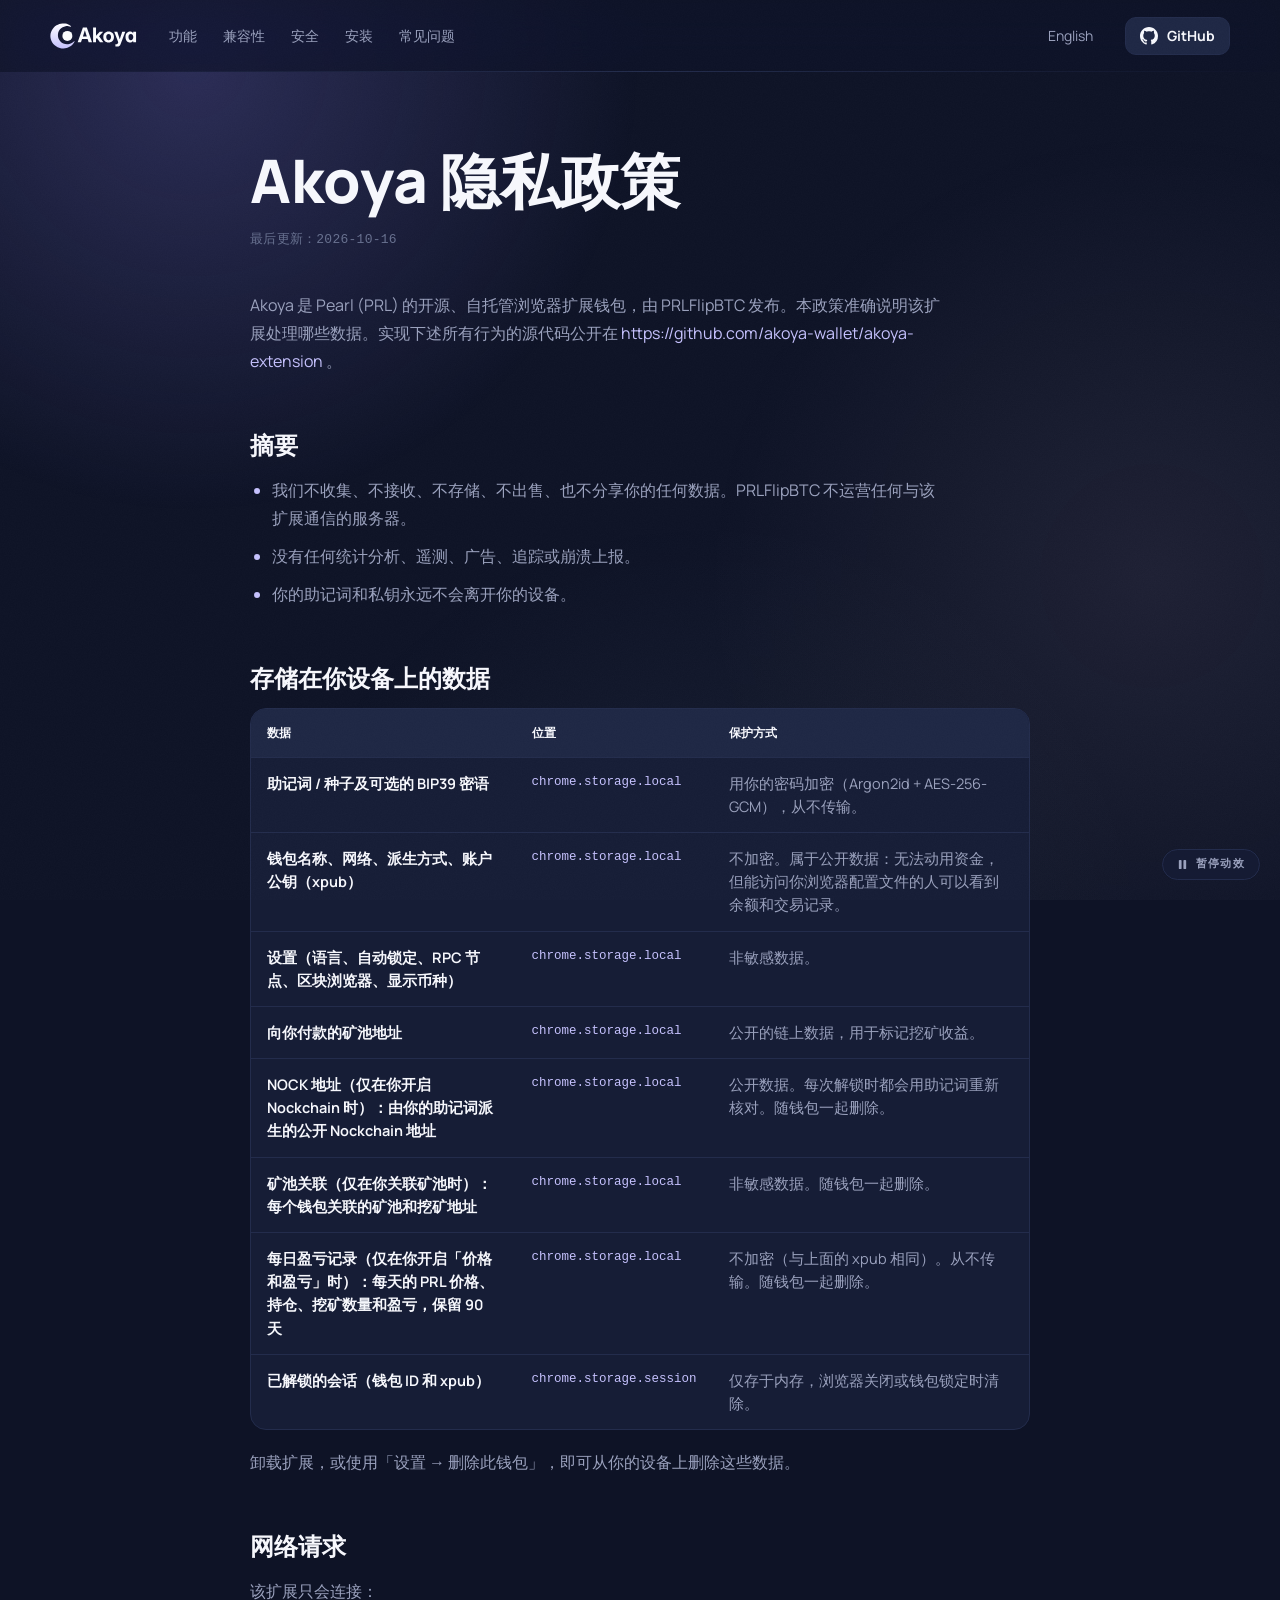
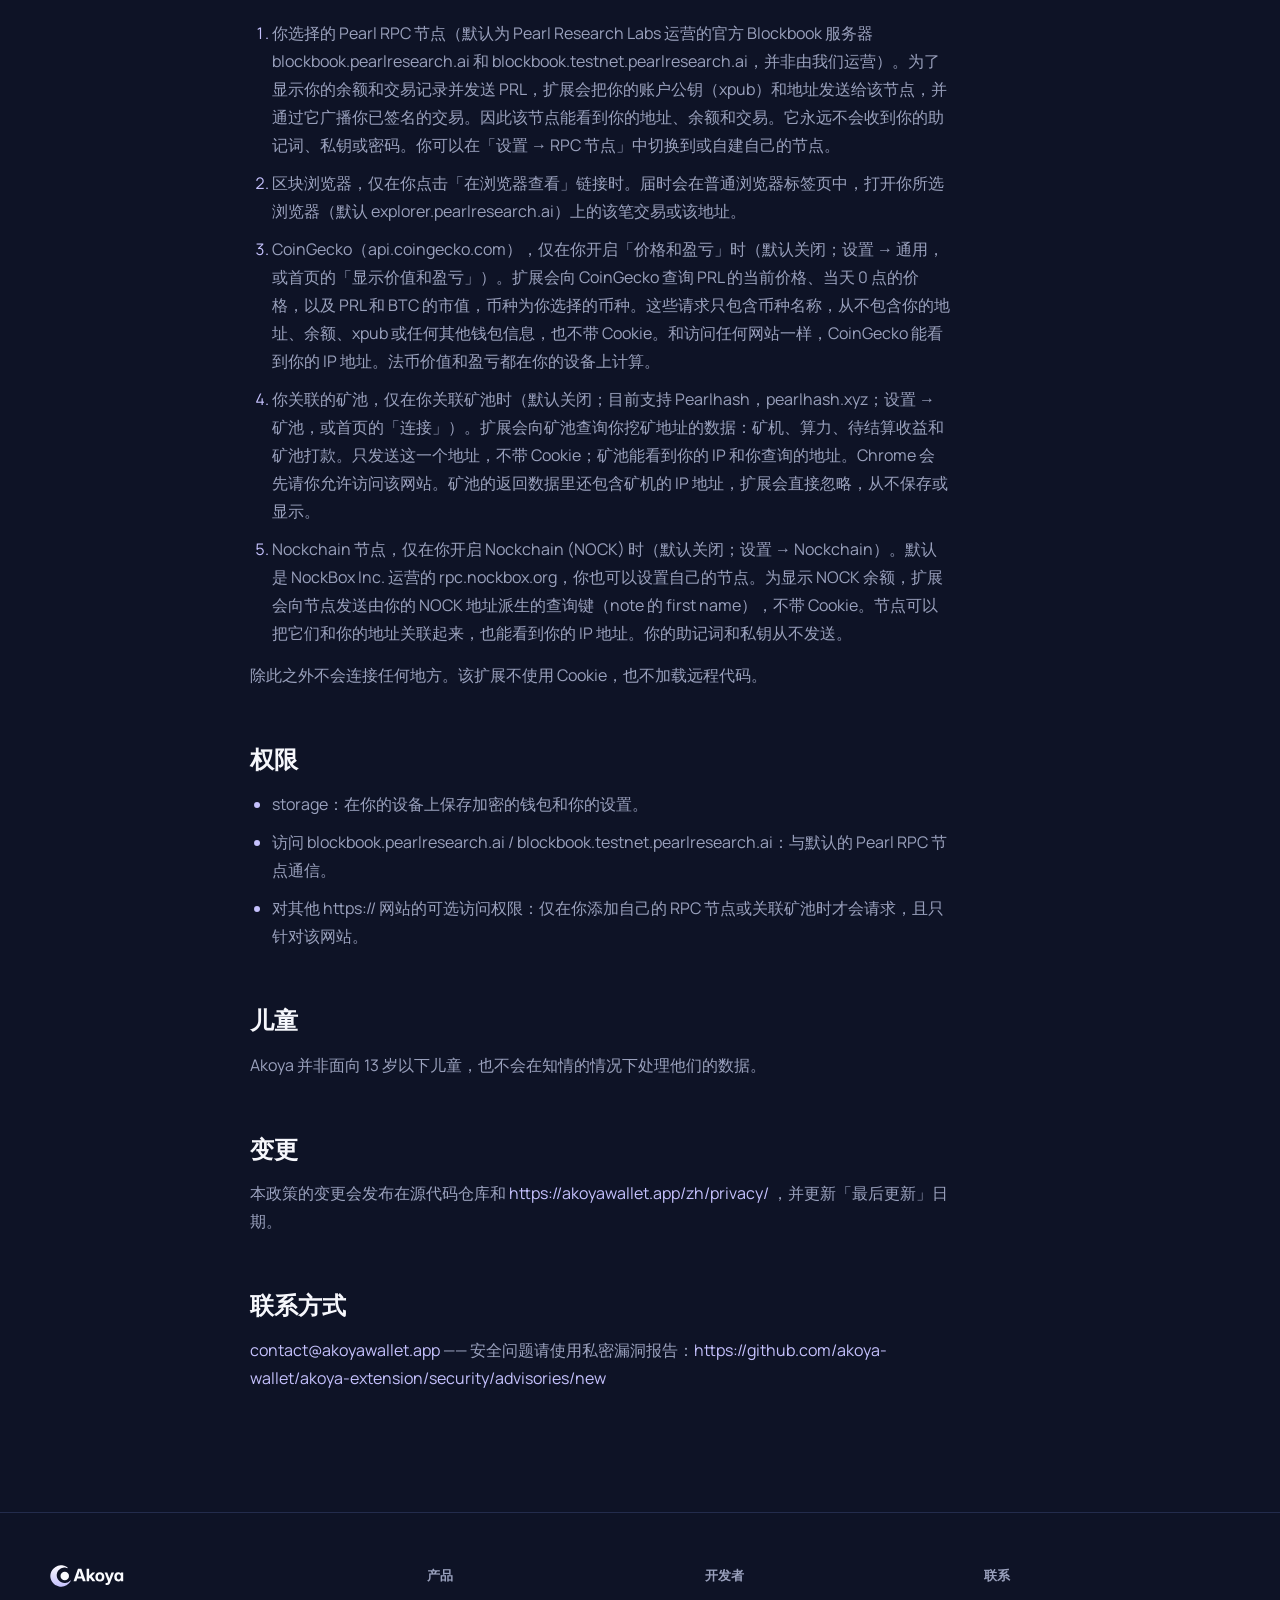
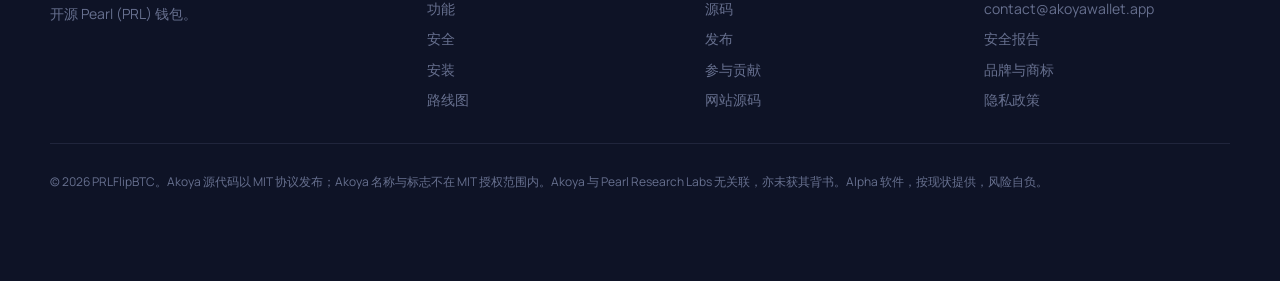
<file: zh/privacy/index.html>
<!doctype html>
<html lang="zh-Hans">
<head>
  <meta charset="utf-8">
  <meta name="viewport" content="width=device-width, initial-scale=1">
  <meta http-equiv="Content-Security-Policy" content="default-src 'none'; img-src 'self'; style-src 'self'; font-src 'self'; base-uri 'none'; form-action 'none'">
  <meta name="referrer" content="strict-origin-when-cross-origin">
  <title>隐私政策 · Akoya</title>
  <meta name="description" content="说明 Akoya 浏览器扩展处理哪些数据：哪些只留在你的设备上，哪些会发给你选择的 RPC 节点，以及哪些从不收集。">
  <link rel="canonical" href="https://akoyawallet.app/zh/privacy/">
  <link rel="alternate" hreflang="en" href="https://akoyawallet.app/privacy/">
  <link rel="alternate" hreflang="zh-Hans" href="https://akoyawallet.app/zh/privacy/">
  <link rel="alternate" hreflang="x-default" href="https://akoyawallet.app/privacy/">
  <meta name="theme-color" content="#0E1326">
  <link rel="icon" href="/favicon.svg" type="image/svg+xml">
  <link rel="icon" href="/assets/icon-32.png" type="image/png" sizes="32x32">
  <link rel="apple-touch-icon" href="/apple-touch-icon.png">
  <link rel="preload" href="/assets/fonts/manrope-latin.woff2" as="font" type="font/woff2" crossorigin>
  <meta property="og:type" content="website">
  <meta property="og:site_name" content="Akoya">
  <meta property="og:url" content="https://akoyawallet.app/zh/privacy/">
  <meta property="og:title" content="隐私政策 · Akoya">
  <meta property="og:description" content="说明 Akoya 浏览器扩展处理哪些数据：哪些只留在你的设备上，哪些会发给你选择的 RPC 节点，以及哪些从不收集。">
  <meta property="og:image" content="https://akoyawallet.app/og.png">
  <meta property="og:image:width" content="1200">
  <meta property="og:image:height" content="630">
  <meta name="twitter:card" content="summary_large_image">
  <link rel="stylesheet" href="/assets/site.css?v=c0d43056c0">
</head>
<body>
<input type="checkbox" id="still" class="still-toggle" aria-label="暂停动画">
<a class="skip" href="#main">跳到正文</a>
<div class="ambient" aria-hidden="true"><i></i><i></i><i></i></div>

<header class="top">
  <div class="wrap">
    <a class="brand" href="/zh/" aria-label="Akoya 首页"><img src="/assets/lockup.svg" alt="Akoya" width="88" height="26"></a>
    <nav class="nav" aria-label="主导航">
      <a href="/zh/#features">功能</a>
      <a href="/zh/#compatibility">兼容性</a>
      <a href="/zh/#security">安全</a>
      <a href="/zh/#install">安装</a>
      <a href="/zh/#faq">常见问题</a>
    </nav>
    <span class="spacer"></span>
    <a class="lang" href="/privacy/" hreflang="en" lang="en">English</a>
    <a class="btn sm" href="https://github.com/akoya-wallet/akoya-extension" rel="noopener">
      <svg viewBox="0 0 16 16" fill="currentColor" aria-hidden="true"><path d="M8 0C3.58 0 0 3.58 0 8c0 3.54 2.29 6.53 5.47 7.59.4.07.55-.17.55-.38 0-.19-.01-.82-.01-1.49-2.01.37-2.53-.49-2.69-.94-.09-.23-.48-.94-.82-1.13-.28-.15-.68-.52-.01-.53.63-.01 1.08.58 1.23.82.72 1.21 1.87.87 2.33.66.07-.52.28-.87.51-1.07-1.78-.2-3.64-.89-3.64-3.95 0-.87.31-1.59.82-2.15-.08-.2-.36-1.02.08-2.12 0 0 .67-.21 2.2.82.64-.18 1.32-.27 2-.27.68 0 1.36.09 2 .27 1.53-1.04 2.2-.82 2.2-.82.44 1.1.16 1.92.08 2.12.51.56.82 1.27.82 2.15 0 3.07-1.87 3.75-3.65 3.95.29.25.54.73.54 1.48 0 1.07-.01 1.93-.01 2.2 0 .21.15.46.55.38A8.013 8.013 0 0016 8c0-4.42-3.58-8-8-8z"/></svg>
      <span>GitHub</span>
    </a>
  </div>
</header>

<main id="main">
<article class="policy">
  <div class="wrap">
    <h1>Akoya 隐私政策</h1>
    <p class="updated">最后更新：2026-10-16</p>
    <p>Akoya 是 Pearl (PRL) 的开源、自托管浏览器扩展钱包，由 PRLFlipBTC 发布。本政策准确说明该扩展处理哪些数据。实现下述所有行为的源代码公开在 <a href="https://github.com/akoya-wallet/akoya-extension" rel="noopener">https://github.com/akoya-wallet/akoya-extension</a> 。</p>
    <h2 id="summary">摘要</h2>
    <ul>
      <li>我们不收集、不接收、不存储、不出售、也不分享你的任何数据。PRLFlipBTC 不运营任何与该扩展通信的服务器。</li>
      <li>没有任何统计分析、遥测、广告、追踪或崩溃上报。</li>
      <li>你的助记词和私钥永远不会离开你的设备。</li>
    </ul>
    <h2 id="data">存储在你设备上的数据</h2>
    <div class="table-wrap" role="region" aria-labelledby="data" tabindex="0">
      <table>
        <thead><tr><th scope="col">数据</th><th scope="col">位置</th><th scope="col">保护方式</th></tr></thead>
        <tbody>
          <tr><th scope="row">助记词 / 种子及可选的 BIP39 密语</th><td data-label="位置">chrome.storage.local</td><td data-label="保护方式">用你的密码加密（Argon2id + AES-256-GCM），从不传输。</td></tr>
          <tr><th scope="row">钱包名称、网络、派生方式、账户公钥（xpub）</th><td data-label="位置">chrome.storage.local</td><td data-label="保护方式">不加密。属于公开数据：无法动用资金，但能访问你浏览器配置文件的人可以看到余额和交易记录。</td></tr>
          <tr><th scope="row">设置（语言、自动锁定、RPC 节点、区块浏览器、显示币种）</th><td data-label="位置">chrome.storage.local</td><td data-label="保护方式">非敏感数据。</td></tr>
          <tr><th scope="row">向你付款的矿池地址</th><td data-label="位置">chrome.storage.local</td><td data-label="保护方式">公开的链上数据，用于标记挖矿收益。</td></tr>
          <tr><th scope="row">NOCK 地址（仅在你开启 Nockchain 时）：由你的助记词派生的公开 Nockchain 地址</th><td data-label="位置">chrome.storage.local</td><td data-label="保护方式">公开数据。每次解锁时都会用助记词重新核对。随钱包一起删除。</td></tr>
          <tr><th scope="row">矿池关联（仅在你关联矿池时）：每个钱包关联的矿池和挖矿地址</th><td data-label="位置">chrome.storage.local</td><td data-label="保护方式">非敏感数据。随钱包一起删除。</td></tr>
          <tr><th scope="row">每日盈亏记录（仅在你开启「价格和盈亏」时）：每天的 PRL 价格、持仓、挖矿数量和盈亏，保留 90 天</th><td data-label="位置">chrome.storage.local</td><td data-label="保护方式">不加密（与上面的 xpub 相同）。从不传输。随钱包一起删除。</td></tr>
          <tr><th scope="row">已解锁的会话（钱包 ID 和 xpub）</th><td data-label="位置">chrome.storage.session</td><td data-label="保护方式">仅存于内存，浏览器关闭或钱包锁定时清除。</td></tr>
        </tbody>
      </table>
    </div>
    <p>卸载扩展，或使用「设置 → 删除此钱包」，即可从你的设备上删除这些数据。</p>
    <h2 id="network">网络请求</h2>
    <p>该扩展只会连接：</p>
    <ol>
      <li>你选择的 Pearl RPC 节点（默认为 Pearl Research Labs 运营的官方 Blockbook 服务器 blockbook.pearlresearch.ai 和 blockbook.testnet.pearlresearch.ai，并非由我们运营）。为了显示你的余额和交易记录并发送 PRL，扩展会把你的账户公钥（xpub）和地址发送给该节点，并通过它广播你已签名的交易。因此该节点能看到你的地址、余额和交易。它永远不会收到你的助记词、私钥或密码。你可以在「设置 → RPC 节点」中切换到或自建自己的节点。</li>
      <li>区块浏览器，仅在你点击「在浏览器查看」链接时。届时会在普通浏览器标签页中，打开你所选浏览器（默认 explorer.pearlresearch.ai）上的该笔交易或该地址。</li>
      <li>CoinGecko（api.coingecko.com），仅在你开启「价格和盈亏」时（默认关闭；设置 → 通用，或首页的「显示价值和盈亏」）。扩展会向 CoinGecko 查询 PRL 的当前价格、当天 0 点的价格，以及 PRL 和 BTC 的市值，币种为你选择的币种。这些请求只包含币种名称，从不包含你的地址、余额、xpub 或任何其他钱包信息，也不带 Cookie。和访问任何网站一样，CoinGecko 能看到你的 IP 地址。法币价值和盈亏都在你的设备上计算。</li>
      <li>你关联的矿池，仅在你关联矿池时（默认关闭；目前支持 Pearlhash，pearlhash.xyz；设置 → 矿池，或首页的「连接」）。扩展会向矿池查询你挖矿地址的数据：矿机、算力、待结算收益和矿池打款。只发送这一个地址，不带 Cookie；矿池能看到你的 IP 和你查询的地址。Chrome 会先请你允许访问该网站。矿池的返回数据里还包含矿机的 IP 地址，扩展会直接忽略，从不保存或显示。</li>
      <li>Nockchain 节点，仅在你开启 Nockchain (NOCK) 时（默认关闭；设置 → Nockchain）。默认是 NockBox Inc. 运营的 rpc.nockbox.org，你也可以设置自己的节点。为显示 NOCK 余额，扩展会向节点发送由你的 NOCK 地址派生的查询键（note 的 first name），不带 Cookie。节点可以把它们和你的地址关联起来，也能看到你的 IP 地址。你的助记词和私钥从不发送。</li>
    </ol>
    <p>除此之外不会连接任何地方。该扩展不使用 Cookie，也不加载远程代码。</p>
    <h2 id="permissions">权限</h2>
    <ul>
      <li>storage：在你的设备上保存加密的钱包和你的设置。</li>
      <li>访问 blockbook.pearlresearch.ai / blockbook.testnet.pearlresearch.ai：与默认的 Pearl RPC 节点通信。</li>
      <li>对其他 https:// 网站的可选访问权限：仅在你添加自己的 RPC 节点或关联矿池时才会请求，且只针对该网站。</li>
    </ul>
    <h2 id="children">儿童</h2>
    <p>Akoya 并非面向 13 岁以下儿童，也不会在知情的情况下处理他们的数据。</p>
    <h2 id="changes">变更</h2>
    <p>本政策的变更会发布在源代码仓库和 <a href="https://akoyawallet.app/zh/privacy/" rel="noopener">https://akoyawallet.app/zh/privacy/</a> ，并更新「最后更新」日期。</p>
    <h2 id="contact">联系方式</h2>
    <p><a href="mailto:contact@akoyawallet.app">contact@akoyawallet.app</a> —— 安全问题请使用私密漏洞报告：<a href="https://github.com/akoya-wallet/akoya-extension/security/advisories/new" rel="noopener">https://github.com/akoya-wallet/akoya-extension/security/advisories/new</a></p>
  </div>
</article>
</main>

<footer>
  <div class="wrap">
    <div>
      <img src="/assets/lockup.svg" alt="Akoya" width="74" height="22">
      <p>开源 Pearl (PRL) 钱包。</p>
    </div>
    <div>
      <h4>产品</h4>
      <ul>
        <li><a href="/zh/#features">功能</a></li>
        <li><a href="/zh/#security">安全</a></li>
        <li><a href="/zh/#install">安装</a></li>
        <li><a href="/zh/#roadmap">路线图</a></li>
      </ul>
    </div>
    <div>
      <h4>开发者</h4>
      <ul>
        <li><a href="https://github.com/akoya-wallet/akoya-extension" rel="noopener">源码</a></li>
        <li><a href="https://github.com/akoya-wallet/akoya-extension/releases" rel="noopener">发布</a></li>
        <li><a href="https://github.com/akoya-wallet/akoya-extension/blob/main/CONTRIBUTING.md" rel="noopener">参与贡献</a></li>
        <li><a href="https://github.com/akoya-wallet/akoyawallet.app" rel="noopener">网站源码</a></li>
      </ul>
    </div>
    <div>
      <h4>联系</h4>
      <ul>
        <li><a href="mailto:contact@akoyawallet.app">contact@akoyawallet.app</a></li>
        <li><a href="https://github.com/akoya-wallet/akoya-extension/blob/main/SECURITY.md" rel="noopener">安全报告</a></li>
        <li><a href="https://github.com/akoya-wallet/akoya-extension/blob/main/TRADEMARKS.md" rel="noopener">品牌与商标</a></li>
        <li><a href="/zh/privacy/">隐私政策</a></li>
      </ul>
    </div>
    <p class="legal">© 2026 PRLFlipBTC。Akoya 源代码以 MIT 协议发布；Akoya 名称与标志不在 MIT 授权范围内。Akoya 与 Pearl Research Labs 无关联，亦未获其背书。Alpha 软件，按现状提供，风险自负。</p>
  </div>
</footer>

<label for="still" class="motion-btn"><span class="p"><svg viewBox="0 0 12 12" fill="currentColor" aria-hidden="true"><rect x="2" y="1" width="3" height="10" rx="1"/><rect x="7" y="1" width="3" height="10" rx="1"/></svg>暂停动效</span><span class="r"><svg viewBox="0 0 12 12" fill="currentColor" aria-hidden="true"><path d="M3 1.5v9l7.5-4.5z"/></svg>播放动效</span></label>
</body>
</html>
</file>
<file: assets/site.css>
/* akoyawallet.app: every animation here is CSS. No JavaScript, no third-party requests.
   Colours mirror the extension (src/ui/styles.css). Font: Manrope (OFL, assets/fonts/OFL.txt). */

@font-face { font-family: 'Manrope'; font-style: normal; font-display: swap; font-weight: 200 800; src: url('/assets/fonts/manrope-latin.woff2') format('woff2'); unicode-range: U+0000-00FF, U+0131, U+0152-0153, U+02BB-02BC, U+02C6, U+02DA, U+02DC, U+0304, U+0308, U+0329, U+2000-206F, U+20AC, U+2122, U+2191, U+2193, U+2212, U+2215, U+FEFF, U+FFFD; }
@font-face { font-family: 'Manrope'; font-style: normal; font-display: swap; font-weight: 200 800; src: url('/assets/fonts/manrope-latin-ext.woff2') format('woff2'); unicode-range: U+0100-02BA, U+02BD-02C5, U+02C7-02CC, U+02CE-02D7, U+02DD-02FF, U+1D00-1DBF, U+1E00-1E9F, U+1EF2-1EFF, U+2020, U+20A0-20AB, U+20AD-20C0, U+2113, U+2C60-2C7F, U+A720-A7FF; }

@property --a { syntax: '<angle>'; inherits: false; initial-value: 0deg; }

:root {
  --bg: #0e1326;
  --bg-2: #11172a;
  --bg-deep: #0a0e1d;
  --surface: #161d36;
  --surface-2: #1e2744;
  --surface-3: #283255;
  --line: #232c4c;
  --line-soft: rgba(197, 193, 253, 0.1);
  --text: #f6f7fc;
  --muted: #9aa1bd;
  --faint: #67708f;
  --accent: #c5c1fd;
  --accent-ink: #11172a;
  --green: #4fd1a1;
  --red: #ff6b7d;
  --amber: #ffc46b;
  --pink: #f1d6ee;
  --cyan: #c3e4f2;
  --satin: linear-gradient(100deg, #fdfcff 0%, #c5c1fd 18%, #fdfcff 32%, #f1d6ee 46%, #c3e4f2 60%, #fdfcff 72%, #c5c1fd 86%, #fdfcff 100%);
  --font: 'Manrope', -apple-system, BlinkMacSystemFont, 'Segoe UI', 'PingFang SC', 'Hiragino Sans GB', 'Microsoft YaHei', sans-serif;
  --mono: ui-monospace, 'SF Mono', Menlo, Consolas, 'Liberation Mono', monospace;
  --wrap: 1180px;
  --gutter: 28px;
  --ease: cubic-bezier(0.2, 0.8, 0.2, 1);
  color-scheme: dark;
}

*, *::before, *::after { box-sizing: border-box; }
html { scroll-behavior: smooth; scroll-padding-top: 84px; -webkit-text-size-adjust: 100%; }
body { margin: 0; background: var(--bg); color: var(--text); font: 16px/1.6 var(--font); -webkit-font-smoothing: antialiased; overflow-x: clip; }
img, svg { display: block; max-width: 100%; }
a { color: var(--accent); text-decoration: none; }
a:hover { text-decoration: underline; text-underline-offset: 3px; }
code, .mono { font-family: var(--mono); font-size: 0.9em; }
h1, h2, h3 { margin: 0; line-height: 1.05; letter-spacing: -0.035em; font-weight: 750; }
p { margin: 0; }
:focus-visible { outline: 2px solid var(--accent); outline-offset: 3px; border-radius: 6px; }
.sr-only { position: absolute; width: 1px; height: 1px; padding: 0; margin: -1px; overflow: hidden; clip: rect(0 0 0 0); white-space: nowrap; border: 0; }
.skip { position: absolute; left: -9999px; }
.skip:focus { left: 16px; top: 16px; z-index: 100; background: var(--accent); color: var(--accent-ink); padding: 8px 12px; border-radius: 8px; }

.wrap { width: 100%; max-width: calc(var(--wrap) + var(--gutter) * 2); margin: 0 auto; padding: 0 var(--gutter); }
.satin { background: var(--satin); background-size: 250% 100%; -webkit-background-clip: text; background-clip: text; color: transparent; animation: satin 7s linear infinite; }
.eyebrow { display: inline-flex; align-items: center; gap: 12px; font: 600 12px/1 var(--mono); letter-spacing: 0.16em; text-transform: uppercase; color: var(--accent); }
.eyebrow::before { content: ''; width: 28px; height: 1px; background: currentColor; opacity: 0.6; }
.lede { color: var(--muted); font-size: 18px; max-width: 600px; }

/* ---------- ambient background: drifting nacre light + film grain ---------- */
.ambient { position: fixed; inset: 0; z-index: -1; overflow: hidden; pointer-events: none; }
.ambient i { position: absolute; width: 70vmax; height: 70vmax; border-radius: 50%; }
.ambient i:nth-child(1) { left: -20vmax; top: -30vmax; background: radial-gradient(closest-side, rgba(110, 104, 196, 0.3), transparent); animation: drift1 26s ease-in-out infinite alternate; }
.ambient i:nth-child(2) { right: -25vmax; top: 10vmax; background: radial-gradient(closest-side, rgba(241, 214, 238, 0.07), transparent); animation: drift2 32s ease-in-out infinite alternate; }
.ambient i:nth-child(3) { left: 20vmax; bottom: -40vmax; background: radial-gradient(closest-side, rgba(195, 228, 242, 0.06), transparent); animation: drift3 38s ease-in-out infinite alternate; }
body::after { content: ''; position: fixed; inset: 0; z-index: 60; pointer-events: none; background: url('/assets/grain.svg'); opacity: 0.035; }

/* ---------- motion toggle (a checkbox: no JS) ---------- */
.still-toggle { position: fixed; top: 0; left: 0; opacity: 0; pointer-events: none; }
.motion-btn { position: fixed; right: 20px; bottom: 20px; z-index: 70; display: inline-flex; align-items: center; gap: 8px; padding: 9px 14px; border-radius: 999px; background: rgba(22, 29, 54, 0.82); -webkit-backdrop-filter: blur(10px); backdrop-filter: blur(10px); border: 1px solid var(--line); color: var(--muted); font: 600 11px/1 var(--mono); letter-spacing: 0.12em; text-transform: uppercase; cursor: pointer; user-select: none; }
.motion-btn:hover { color: var(--text); }
.motion-btn span { display: inline-flex; align-items: center; gap: 8px; }
.motion-btn .r { display: none; }
.motion-btn svg { width: 11px; height: 11px; }
html:has(.still-toggle:checked) .motion-btn .p { display: none; }
html:has(.still-toggle:checked) .motion-btn .r { display: inline-flex; }
html:has(.still-toggle:focus-visible) .motion-btn { outline: 2px solid var(--accent); outline-offset: 3px; }
html:has(.still-toggle:checked) *, html:has(.still-toggle:checked) *::before, html:has(.still-toggle:checked) *::after { animation-play-state: paused !important; }
html:has(.still-toggle:checked) .reveal, html:has(.still-toggle:checked) .intro > span, html:has(.still-toggle:checked) .rows .row, html:has(.still-toggle:checked) .sec-list li { animation: none !important; }

/* ---------- header ---------- */
.top { position: sticky; top: 0; z-index: 50; background: rgba(14, 19, 38, 0.72); -webkit-backdrop-filter: saturate(150%) blur(16px); backdrop-filter: saturate(150%) blur(16px); }
.top::after { content: ''; position: absolute; inset: auto 0 0; height: 1px; background: linear-gradient(90deg, transparent, var(--line), transparent); }
.top .wrap { display: flex; align-items: center; gap: 32px; height: 72px; }
.brand { flex-shrink: 0; }
.brand img { height: 26px; width: auto; }
.nav { display: flex; gap: 26px; font-size: 14px; font-weight: 550; }
.nav a { color: var(--muted); position: relative; }
.nav a::after { content: ''; position: absolute; left: 0; right: 0; bottom: -6px; height: 1px; background: var(--accent); transform: scaleX(0); transform-origin: left; transition: transform 0.3s var(--ease); }
.nav a:hover { color: var(--text); text-decoration: none; }
.nav a:hover::after { transform: scaleX(1); }
.top .spacer { flex: 1; }
.top .lang { font-size: 14px; color: var(--muted); }
.top .lang:hover { color: var(--text); text-decoration: none; }

/* ---------- buttons ---------- */
.btn { position: relative; overflow: hidden; display: inline-flex; align-items: center; justify-content: center; gap: 9px; height: 50px; padding: 0 22px; border-radius: 14px; font-weight: 700; font-size: 15px; color: var(--text); background: var(--surface-2); border: 1px solid var(--line); white-space: nowrap; transition: background 0.2s, transform 0.25s var(--ease), box-shadow 0.25s; }
.btn:hover { background: var(--surface-3); text-decoration: none; transform: translateY(-2px); }
.btn svg { width: 18px; height: 18px; }
.btn.primary { background: var(--accent); border-color: var(--accent); color: var(--accent-ink); box-shadow: 0 10px 34px rgba(197, 193, 253, 0.28); }
.btn.primary:hover { background: #d3d0ff; box-shadow: 0 16px 46px rgba(197, 193, 253, 0.42); }
.btn.primary::after { content: ''; position: absolute; inset: 0; background: linear-gradient(110deg, transparent 30%, rgba(255, 255, 255, 0.65) 50%, transparent 70%); transform: translateX(-120%); animation: sweep 4.5s var(--ease) infinite 1.5s; }
.btn.sm { height: 38px; padding: 0 14px; font-size: 14px; border-radius: 11px; }

/* ---------- hero ---------- */
.hero { position: relative; padding: 60px 0 48px; overflow-x: clip; }
.hero > .wrap { display: grid; grid-template-columns: minmax(0, 1.05fr) minmax(0, 0.95fr); gap: 40px; align-items: center; }
.hero-top { display: flex; flex-wrap: wrap; align-items: center; gap: 14px 18px; }
.badge { display: inline-flex; align-items: center; gap: 8px; padding: 6px 12px 6px 10px; border-radius: 999px; background: rgba(197, 193, 253, 0.1); border: 1px solid rgba(197, 193, 253, 0.26); color: var(--accent); font-size: 13px; font-weight: 700; }
.badge .dot { width: 7px; height: 7px; border-radius: 50%; background: var(--accent); animation: ping-a 2.4s ease-out infinite; }
.display { font-size: clamp(56px, 8.2vw, 112px); line-height: 0.98; letter-spacing: -0.052em; font-weight: 800; margin: 28px 0 26px; }
.display .line { display: block; overflow: hidden; padding: 0 0.04em 0.08em 0; margin-bottom: -0.08em; }
.display .line > span { display: inline-block; }
.intro > span { animation: line-up 1.1s var(--ease) both; }
.intro + .intro > span { animation-delay: 0.14s; }
.hero .lede { font-size: 19px; }
.cta { display: flex; flex-wrap: wrap; gap: 12px; margin-top: 34px; }
.fine { margin-top: 18px; font-size: 13px; color: var(--faint); }

/* key-flow diagram: keys stay left, only signatures cross the wall */
.flow { margin-top: 40px; max-width: 520px; padding-top: 22px; border-top: 1px solid var(--line-soft); }
.flow-head { display: flex; justify-content: space-between; font: 600 10.5px/1 var(--mono); letter-spacing: 0.16em; text-transform: uppercase; color: var(--faint); margin-bottom: 8px; }
.flow svg { width: 100%; height: auto; overflow: visible; }
.flow .wire { fill: none; stroke: rgba(197, 193, 253, 0.18); stroke-width: 1.2; }
.flow .beam { fill: none; stroke: var(--accent); stroke-width: 2.2; stroke-linecap: round; stroke-dasharray: 10 260; animation: beam 3s linear infinite; filter: drop-shadow(0 0 4px rgba(197, 193, 253, 0.9)); }
.flow .beam.b2 { animation-delay: -1s; }
.flow .beam.b3 { animation-delay: -2s; }
.flow .beam.out { stroke: var(--green); filter: drop-shadow(0 0 5px rgba(79, 209, 161, 0.9)); stroke-dasharray: 12 200; animation: beam-out 2s linear infinite 0.6s; }
.flow .wall { stroke: rgba(197, 193, 253, 0.25); stroke-dasharray: 3 5; }
.flow .node { fill: var(--surface); stroke: rgba(197, 193, 253, 0.35); }
.flow .glyph { fill: none; stroke: var(--accent); stroke-width: 1.6; stroke-linecap: round; stroke-linejoin: round; }
.flow .hub-ring { fill: none; stroke: var(--accent); transform-origin: 236px 82px; animation: hub-pulse 3s ease-out infinite; }
.flow .hub { fill: var(--bg-deep); stroke: rgba(197, 193, 253, 0.6); }
.flow text { font: 600 10px var(--mono); fill: var(--faint); letter-spacing: 0.05em; }
.flow text.out { fill: var(--green); }
.flow-foot { display: grid; grid-template-columns: 1fr 1fr; gap: 16px; margin-top: 8px; font-size: 13px; color: var(--muted); }
.flow-foot p:last-child { text-align: right; }
.flow-foot b { display: block; color: var(--text); font-weight: 700; }

/* stage: pearl, satellites, floating device */
.stage { position: relative; display: grid; place-items: center; min-height: 750px; perspective: 1400px; }
.orb { position: absolute; width: 470px; height: 470px; border-radius: 50%; right: -80px; top: 40px; background: radial-gradient(circle at 34% 30%, #ffffff 0%, #eeebff 13%, #c5c1fd 38%, #7f79cf 68%, #343872 100%); box-shadow: 0 0 140px 50px rgba(197, 193, 253, 0.16); animation: breathe 9s ease-in-out infinite; }
.orb::before { content: ''; position: absolute; inset: 0; border-radius: 50%; background: conic-gradient(from var(--a), transparent 0deg, rgba(241, 214, 238, 0.6) 60deg, transparent 120deg, rgba(195, 228, 242, 0.55) 200deg, transparent 260deg, rgba(255, 255, 255, 0.4) 320deg, transparent 360deg); mix-blend-mode: soft-light; animation: spin 14s linear infinite; }
.orb::after { content: ''; position: absolute; inset: 0; border-radius: 50%; background: radial-gradient(circle at 70% 78%, rgba(195, 228, 242, 0.4), transparent 45%), radial-gradient(circle at 22% 70%, rgba(241, 214, 238, 0.4), transparent 40%); }
.mini { position: absolute; border-radius: 50%; background: radial-gradient(circle at 35% 30%, #fff, #c5c1fd 55%, #4b4f8f); box-shadow: 0 0 24px rgba(197, 193, 253, 0.5); }
.mini.m1 { width: 22px; height: 22px; left: 4%; top: 16%; animation: float-a 7s ease-in-out infinite; }
.mini.m2 { width: 12px; height: 12px; right: 12%; bottom: 10%; animation: float-b 9s ease-in-out infinite; }
.mini.m3 { width: 8px; height: 8px; left: 16%; bottom: 12%; animation: float-a 11s ease-in-out infinite -3s; }
.mini.m4 { width: 16px; height: 16px; right: 4%; top: 4%; animation: float-b 8s ease-in-out infinite -2s; }
.device { position: relative; animation: float 7s ease-in-out infinite; transform-style: preserve-3d; }
.device .popup { transform: rotateY(-7deg) rotateX(3deg) rotateZ(0.5deg); transition: transform 0.9s var(--ease); }
.stage:hover .device .popup { transform: none; }
.chip { position: absolute; z-index: 2; display: flex; align-items: center; gap: 10px; padding: 10px 14px 10px 10px; border-radius: 14px; background: rgba(22, 29, 54, 0.84); -webkit-backdrop-filter: blur(12px); backdrop-filter: blur(12px); border: 1px solid var(--line); box-shadow: 0 20px 50px rgba(3, 6, 18, 0.5); font-size: 13px; font-weight: 700; white-space: nowrap; }
.chip small { display: block; color: var(--faint); font-weight: 500; font-size: 11px; }
.chip .ci { width: 30px; height: 30px; border-radius: 9px; display: grid; place-items: center; background: rgba(197, 193, 253, 0.14); color: var(--accent); }
.chip .ci.g { background: rgba(79, 209, 161, 0.14); color: var(--green); }
.chip .ci svg { width: 16px; height: 16px; }
.chip.c1 { left: -6px; top: 62px; animation: bob 6s ease-in-out infinite; }
.chip.c2 { right: -34px; bottom: 74px; animation: bob 7s ease-in-out infinite -2.5s; }
.caption { position: absolute; bottom: 0; left: 0; right: 0; text-align: center; font-size: 12px; color: var(--faint); }

/* ---------- popup mock (mirrors the real home screen) ---------- */
.popup { position: relative; width: 340px; border-radius: 24px; background: var(--bg-2); border: 1px solid var(--line); box-shadow: 0 50px 100px rgba(3, 6, 18, 0.65), 0 0 0 1px rgba(255, 255, 255, 0.04) inset; overflow: hidden; font-size: 13px; line-height: 1.45; user-select: none; }
.popup::after { content: ''; position: absolute; inset: 0; pointer-events: none; background: linear-gradient(115deg, transparent 35%, rgba(255, 255, 255, 0.07) 48%, transparent 60%); transform: translateX(-100%); animation: sheen 7s ease-in-out infinite 2s; }
.popup .bar { display: flex; align-items: center; gap: 8px; padding: 12px 12px 6px; }
.popup .acct { display: flex; align-items: center; gap: 8px; font-weight: 700; }
.popup .grow { flex: 1; min-width: 0; }
.avatar { width: 28px; height: 28px; border-radius: 50%; flex-shrink: 0; background: linear-gradient(180deg, #fdfcff 0%, #c5c1fd 100%); box-shadow: inset 0 -2px 4px rgba(0, 0, 0, 0.25); display: grid; place-items: center; font-size: 12px; font-weight: 800; color: var(--accent-ink); }
.pill { font-size: 11px; padding: 3px 8px; border-radius: 999px; background: var(--surface-2); color: var(--muted); white-space: nowrap; }
.popup .ib { width: 30px; height: 30px; display: grid; place-items: center; color: var(--muted); }
.popup .ib svg { width: 17px; height: 17px; }
.popup .ib.spin svg { animation: spin-r 6s linear infinite; }
.popup .balance { text-align: center; padding: 24px 0 18px; }
.popup .amount { display: inline-flex; align-items: flex-end; font-size: 38px; font-weight: 800; letter-spacing: -0.03em; line-height: 1; font-variant-numeric: tabular-nums; }
.popup .unit { font-size: 16px; color: var(--muted); font-weight: 700; margin-left: 7px; letter-spacing: 0; }
.odo { display: inline-block; height: 1em; overflow: hidden; }
.odo > span { display: block; transform: translateY(var(--to)); animation: odo 2.2s var(--ease) both 0.2s; }
.odo > span > span { display: block; height: 1em; line-height: 1; }
.odo.n1 { --to: -1em; } .odo.n2 { --to: -2em; } .odo.n4 { --to: -4em; } .odo.n5 { --to: -5em; } .odo.n8 { --to: -8em; }
.odo.o2 > span { animation-delay: 0.3s; } .odo.o3 > span { animation-delay: 0.4s; } .odo.o4 > span { animation-delay: 0.5s; } .odo.o5 > span { animation-delay: 0.6s; }
.popup .actions { display: grid; grid-template-columns: repeat(3, 1fr); gap: 8px; padding: 0 14px; }
.popup .action { background: var(--surface); border-radius: 14px; padding: 12px 4px 10px; display: flex; flex-direction: column; align-items: center; gap: 6px; font-size: 12px; }
.popup .action .ic { width: 32px; height: 32px; border-radius: 50%; background: rgba(197, 193, 253, 0.14); color: var(--accent); display: grid; place-items: center; }
.popup .action .ic svg { width: 16px; height: 16px; }
.popup .sect { display: flex; justify-content: space-between; color: var(--muted); font-size: 12px; padding: 18px 16px 8px; }
.popup .sect span:last-child { color: var(--accent); }
.popup .list { display: grid; gap: 6px; padding: 0 14px 14px; }
.popup .item { position: relative; display: flex; align-items: center; gap: 10px; background: var(--surface); border-radius: 12px; padding: 9px 11px; animation: slide-in 0.8s var(--ease) both; }
.popup .item:nth-child(1) { animation-delay: 0.9s; } .popup .item:nth-child(2) { animation-delay: 1.05s; } .popup .item:nth-child(3) { animation-delay: 1.2s; }
.popup .item.fresh::before { content: ''; position: absolute; inset: 0; border-radius: inherit; box-shadow: 0 0 0 1px rgba(79, 209, 161, 0.55), 0 0 18px rgba(79, 209, 161, 0.18); opacity: 0; animation: fresh 4s ease-in-out infinite 2s; }
.popup .tx { width: 32px; height: 32px; border-radius: 50%; display: grid; place-items: center; flex-shrink: 0; }
.popup .tx svg { width: 16px; height: 16px; }
.popup .tx.in { color: var(--green); background: rgba(79, 209, 161, 0.12); }
.popup .tx.out { color: var(--accent); background: rgba(197, 193, 253, 0.12); }
.popup .tx.mine { color: var(--amber); background: rgba(255, 196, 107, 0.12); }
.popup .t { font-weight: 700; font-size: 13px; }
.popup .m { color: var(--faint); font-size: 11px; font-family: var(--mono); }
.popup .v { text-align: right; font-weight: 750; font-variant-numeric: tabular-nums; }
.popup .v.in { color: var(--green); }
.popup .pill { display: inline-flex; align-items: center; gap: 6px; }
.popup .pill i { width: 6px; height: 6px; border-radius: 50%; background: var(--green); box-shadow: 0 0 0 3px rgba(79, 209, 161, 0.15); }
/* value, today's P&L, mined-today chip: arrive after the odometer settles */
.popup .fiat { margin-top: 10px; font-size: 15px; font-weight: 600; color: var(--muted); font-variant-numeric: tabular-nums; animation: slide-in 0.8s var(--ease) both 1s; }
.popup .pnl { display: inline-flex; align-items: center; gap: 2px; margin-top: 3px; padding: 3px 6px 3px 10px; border-radius: 999px; font-size: 13px; font-weight: 700; color: var(--green); font-variant-numeric: tabular-nums; animation: slide-in 0.8s var(--ease) both 1.15s, pnl-glow 6s ease-in-out infinite 3s; }
.popup .pnl svg { width: 13px; height: 13px; opacity: 0.7; }
.popup .mchip { width: fit-content; margin: 9px auto 0; padding: 5px 10px; border-radius: 999px; font-size: 11px; font-weight: 600; line-height: 1; color: var(--green); background: rgba(79, 209, 161, 0.12); animation: slide-in 0.8s var(--ease) both 1.3s; }
/* mining pool card + NOCK row */
.popup .assets { padding: 12px 14px 0; }
.popup .assets .item:nth-child(1) { animation-delay: 1.4s; } .popup .assets .item:nth-child(2) { animation-delay: 1.55s; }
.popup .r { text-align: right; flex-shrink: 0; }
.popup .on { display: inline-flex; align-items: center; gap: 5px; font-size: 11px; font-weight: 700; color: var(--green); }
.popup .on i { width: 6px; height: 6px; border-radius: 50%; background: currentColor; animation: ping-g 2.4s ease-out infinite 2s; }
.popup .m.sans { font-family: var(--font); }
.popup .assets .m { white-space: nowrap; overflow: hidden; text-overflow: ellipsis; }
.popup .tx.nk { color: var(--accent); background: rgba(197, 193, 253, 0.14); font-weight: 800; font-size: 14px; }
.popup .v small { margin-left: 3px; font-size: 10px; font-weight: 600; color: var(--muted); }
.popup .chev { display: grid; color: var(--faint); margin-left: -4px; }
.popup .chev svg { width: 14px; height: 14px; }
.popup .day { padding: 0 18px 6px; font-size: 10px; font-weight: 700; letter-spacing: 0.06em; text-transform: uppercase; color: var(--faint); }
.popup .list:not(.assets) .item:nth-child(1) { animation-delay: 1.75s; } .popup .list:not(.assets) .item:nth-child(2) { animation-delay: 1.9s; }
.popup .tabs { display: grid; grid-template-columns: repeat(3, 1fr); border-top: 1px solid var(--line); padding: 8px 0 10px; }
.popup .tabs span { display: flex; flex-direction: column; align-items: center; gap: 3px; font-size: 11px; color: var(--faint); }
.popup .tabs span.on { color: var(--accent); }
.popup .tabs svg { width: 18px; height: 18px; }

/* ---------- marquee ---------- */
.marquee { position: relative; overflow: hidden; border-top: 1px solid var(--line-soft); border-bottom: 1px solid var(--line-soft); background: rgba(10, 14, 29, 0.55); -webkit-mask: linear-gradient(90deg, transparent, #000 8%, #000 92%, transparent); mask: linear-gradient(90deg, transparent, #000 8%, #000 92%, transparent); }
.marquee-track { display: flex; width: max-content; animation: marquee 52s linear infinite; }
.marquee:hover .marquee-track { animation-play-state: paused; }
.marquee ul { list-style: none; margin: 0; padding: 22px 0; display: flex; }
.marquee li { display: flex; align-items: center; gap: 8px; padding-left: 26px; font: 500 13px/1 var(--mono); letter-spacing: 0.04em; color: var(--muted); white-space: nowrap; }
.marquee li::after { content: ''; width: 7px; height: 7px; border-radius: 50%; margin-left: 18px; background: radial-gradient(circle at 35% 30%, #fff, #c5c1fd 60%, #5a5ea0); }
.marquee li b { color: var(--text); font-weight: 700; }

/* ---------- sections ---------- */
section.block { padding: 128px 0; position: relative; }
.head { max-width: 760px; margin-bottom: 60px; }
.head h2 { font-size: clamp(38px, 5.2vw, 64px); margin: 20px 0 20px; }
.head.center { margin-left: auto; margin-right: auto; text-align: center; }
.head.center .lede { margin: 0 auto; }
.head.center .eyebrow::after { content: ''; width: 28px; height: 1px; background: currentColor; opacity: 0.6; }

/* scroll-driven reveals (Chrome, Edge, Safari 26+). Without support everything is simply visible. */
@supports (animation-timeline: view()) {
  .reveal { animation: rise linear both; animation-timeline: view(); animation-range: entry 0% entry 55%; }
  .reveal.d1 { animation-range: entry 8% entry 63%; }
  .reveal.d2 { animation-range: entry 16% entry 71%; }
  .reveal.d3 { animation-range: entry 24% entry 79%; }
  .sec-list li { animation: rise-x linear both; animation-timeline: view(); animation-range: entry 10% cover 30%; }
  .road-line i { animation: fill-x linear both; animation-timeline: view(); animation-range: entry 40% cover 50%; }
  .rows .row { animation: row-in linear both; animation-timeline: view(); animation-range: entry 10% cover 30%; }
  .rows .row:nth-child(2) { animation-range: entry 25% cover 38%; }
  .rows .row:nth-child(3) { animation-range: entry 40% cover 46%; }
}

/* features: bento */
.bento { display: grid; grid-template-columns: repeat(3, minmax(0, 1fr)); gap: 16px; }
.card { position: relative; isolation: isolate; background: linear-gradient(180deg, var(--surface) 0%, rgba(22, 29, 54, 0.55) 100%); border: 1px solid var(--line-soft); border-radius: 22px; padding: 28px; transition: transform 0.45s var(--ease); }
.card::before { content: ''; position: absolute; inset: -1px; z-index: -1; border-radius: inherit; padding: 1px; background: conic-gradient(from var(--a), transparent 0deg, transparent 200deg, var(--accent) 260deg, var(--pink) 300deg, var(--cyan) 330deg, transparent 360deg); -webkit-mask: linear-gradient(#000 0 0) content-box, linear-gradient(#000 0 0); -webkit-mask-composite: xor; mask-composite: exclude; opacity: 0; transition: opacity 0.4s; animation: spin 5s linear infinite; }
.card:hover { transform: translateY(-4px); }
.card:hover::before { opacity: 1; }
.card .ic { width: 44px; height: 44px; border-radius: 13px; background: rgba(197, 193, 253, 0.12); color: var(--accent); display: grid; place-items: center; margin-bottom: 22px; transition: transform 0.45s var(--ease); }
.card:hover .ic { transform: rotate(-8deg) scale(1.08); }
.card .ic svg { width: 21px; height: 21px; }
.card h3 { font-size: 19px; letter-spacing: -0.015em; margin-bottom: 8px; }
.card p { color: var(--muted); font-size: 15px; }
.card.wide { grid-column: span 2; display: grid; grid-template-columns: minmax(0, 0.85fr) minmax(0, 1.15fr); gap: 28px; align-items: center; }

/* review mini-visual */
.review { position: relative; border-radius: 16px; background: var(--bg-deep); border: 1px solid var(--line); padding: 14px; font-size: 13px; overflow: hidden; }
.review .rv { position: relative; z-index: 1; display: flex; align-items: center; justify-content: space-between; gap: 12px; height: 39px; padding: 0 10px; }
.review .rv span { color: var(--faint); }
.review .rv b { font-weight: 700; }
.review .rv code { color: var(--muted); }
.review .scan { position: absolute; left: 14px; right: 14px; top: 14px; height: 39px; border-radius: 9px; background: rgba(197, 193, 253, 0.1); box-shadow: inset 0 0 0 1px rgba(197, 193, 253, 0.28); animation: scan 6s var(--ease) infinite; }
.review .sign { position: relative; margin-top: 10px; height: 42px; border-radius: 11px; display: grid; place-items: center; background: var(--surface-2); font-weight: 750; overflow: hidden; }
.review .sign::before { content: ''; position: absolute; inset: 0; background: var(--accent); transform: scaleX(0); transform-origin: left; animation: sign-fill 6s var(--ease) infinite; }
.review .sign span { position: relative; display: inline-flex; align-items: center; gap: 8px; animation: sign-ink 6s linear infinite; }
.review .sign svg { width: 16px; height: 16px; stroke-dasharray: 24; stroke-dashoffset: 24; animation: tick 6s ease infinite; }

/* maturity mini-visual */
.blocks { position: relative; }
.blocks > div { display: grid; grid-template-columns: repeat(10, minmax(0, 1fr)); gap: 6px; }
.blocks i { aspect-ratio: 1; border-radius: 5px; background: var(--surface-2); border: 1px solid var(--line); }
.blocks .on { position: absolute; inset: 0; animation: ripen 10s infinite; }
.blocks .on i { background: rgba(255, 196, 107, 0.5); border-color: rgba(255, 196, 107, 0.9); box-shadow: 0 0 12px rgba(255, 196, 107, 0.25); animation: ripen-i 10s infinite; }
.mature-box { border-radius: 16px; background: var(--bg-deep); border: 1px solid var(--line); padding: 18px; }
.mature-box .status { display: flex; justify-content: space-between; align-items: center; gap: 12px; margin-top: 16px; font-size: 13px; }
.mature-box .status > span { color: var(--faint); font-family: var(--mono); font-size: 12px; }
.flip { position: relative; display: inline-block; height: 1.4em; overflow: hidden; font-weight: 750; text-align: right; }
.flip > span { display: flex; flex-direction: column; animation: flip-state 10s linear infinite; }
.flip > span > span { height: 1.4em; line-height: 1.4em; }
.flip .a { color: var(--amber); }
.flip .b { color: var(--green); }

/* ---------- compatibility ---------- */
.tint { background: linear-gradient(180deg, transparent 0%, rgba(10, 14, 29, 0.7) 18%, rgba(10, 14, 29, 0.7) 82%, transparent 100%); }
.split { display: grid; grid-template-columns: minmax(0, 1fr) minmax(0, 1fr); gap: 72px; align-items: center; }
.split .head { margin-bottom: 0; }
.split .lede + .lede { margin-top: 16px; }
.diagram { position: relative; background: var(--surface); border: 1px solid var(--line-soft); border-radius: 24px; padding: 30px; box-shadow: 0 40px 90px rgba(3, 6, 18, 0.4); }
.phrase { position: relative; font: 13px/1.6 var(--mono); background: var(--bg-deep); border: 1px dashed var(--line); border-radius: 13px; padding: 13px 15px; }
.phrase b { color: var(--text); font-weight: 750; font-family: var(--font); font-size: 12px; display: block; margin-bottom: 4px; letter-spacing: 0.02em; }
.phrase .dots { background: linear-gradient(90deg, var(--faint) 0%, var(--faint) 40%, var(--accent) 50%, var(--faint) 60%, var(--faint) 100%); background-size: 250% 100%; -webkit-background-clip: text; background-clip: text; color: transparent; animation: satin 3.5s linear infinite; }
.rows { position: relative; display: grid; gap: 10px; margin-top: 22px; padding-left: 28px; }
.rows::before { content: ''; position: absolute; left: 10px; top: -22px; bottom: 30px; width: 2px; border-radius: 2px; background: var(--line); }
.rows::after { content: ''; position: absolute; left: 10px; top: -22px; width: 2px; height: 40px; border-radius: 2px; background: linear-gradient(transparent, var(--accent), transparent); animation: spine 2.6s ease-in infinite; }
.row { position: relative; display: grid; grid-template-columns: 1fr auto 22px; align-items: center; gap: 12px; padding: 13px 15px; border-radius: 13px; background: var(--bg-2); border: 1px solid var(--line); view-timeline: --row block; }
.row::before { content: ''; position: absolute; left: -19px; top: 50%; width: 19px; height: 2px; background: var(--line); }
.row .who { font-weight: 750; font-size: 14px; }
.row .who small { display: block; color: var(--faint); font-weight: 500; font-size: 12px; }
.row code { color: var(--muted); font-size: 13px; }
.row svg { width: 20px; height: 20px; }
.row.ok svg { color: var(--green); }
.row.ok svg path { stroke-dasharray: 24; }
.row.akoya { border-color: rgba(197, 193, 253, 0.5); background: rgba(197, 193, 253, 0.07); box-shadow: 0 0 0 4px rgba(197, 193, 253, 0.05); }
.row.akoya::before { background: var(--accent); }
.row.bad { border-color: rgba(255, 107, 125, 0.32); }
.row.bad code { color: var(--red); position: relative; }
.row.bad code::after { content: ''; position: absolute; left: 0; right: 0; top: 52%; height: 1.5px; background: var(--red); transform-origin: left; animation: strike 4s var(--ease) infinite; }
.row.bad svg { color: var(--red); animation: shake 4s ease infinite; }
@supports (animation-timeline: view()) {
  .row.ok svg path { animation: tick-in linear both; animation-timeline: --row; animation-range: cover 20% cover 40%; }
}
.diagram .note { margin-top: 16px; font-size: 12px; color: var(--faint); }
.specs { margin-top: 30px; display: grid; grid-template-columns: auto 1fr; gap: 10px 22px; font-size: 14px; }
.specs dt { color: var(--faint); }
.specs dd { margin: 0; font-family: var(--mono); font-size: 13px; color: var(--text); overflow-wrap: anywhere; }

/* ---------- security ---------- */
#security .split { align-items: start; }
#security .head { position: sticky; top: 112px; }
.vault { position: relative; width: 240px; height: 240px; margin-top: 48px; }
.vault > svg { position: absolute; inset: 0; width: 100%; height: 100%; overflow: visible; }
.vault .r1 { animation: spin-r 40s linear infinite; transform-origin: 120px 120px; }
.vault .r2 { animation: spin-r 24s linear infinite reverse; transform-origin: 120px 120px; }
.vault .r3 { animation: spin-r 70s linear infinite; transform-origin: 120px 120px; }
.vault text { font: 600 9.5px var(--mono); letter-spacing: 0.2em; fill: var(--accent); fill-opacity: 0.85; }
.vault .core { position: absolute; inset: 76px; border-radius: 50%; display: grid; place-items: center; background: radial-gradient(circle at 35% 30%, #2c3560, var(--bg-deep)); border: 1px solid rgba(197, 193, 253, 0.35); box-shadow: 0 0 60px rgba(197, 193, 253, 0.25); color: var(--accent); animation: breathe 5s ease-in-out infinite; }
.vault .core svg { width: 32px; height: 32px; }
.sec-list { list-style: none; margin: 0; padding: 0; counter-reset: s; border-top: 1px solid var(--line); }
.sec-list li { counter-increment: s; display: grid; grid-template-columns: 56px 1fr; gap: 6px 12px; padding: 24px 0; border-bottom: 1px solid var(--line); }
.sec-list li::before { content: counter(s, decimal-leading-zero); grid-row: span 2; align-self: start; display: grid; place-items: center; width: 38px; height: 38px; border-radius: 50%; border: 1px solid rgba(197, 193, 253, 0.3); font: 600 12px/1 var(--mono); color: var(--accent); background: rgba(197, 193, 253, 0.06); }
.sec-list b { font-size: 17px; font-weight: 750; }
.sec-list span { color: var(--muted); font-size: 15px; }
.links { display: flex; flex-wrap: wrap; gap: 10px; margin-top: 32px; }

/* ---------- install ---------- */
.steps-wrap { position: relative; }
.steps { position: relative; list-style: none; margin: 0; padding: 0; display: grid; grid-template-columns: repeat(3, minmax(0, 1fr)); gap: 16px; counter-reset: st; }
.steps li { counter-increment: st; position: relative; padding: 26px; border-radius: 20px; background: var(--surface); border: 1px solid var(--line-soft); }
.steps li::before { content: counter(st); position: relative; z-index: 2; display: grid; place-items: center; width: 36px; height: 36px; border-radius: 50%; background: var(--accent); color: var(--accent-ink); font-weight: 800; font-size: 14px; margin-bottom: 18px; box-shadow: 0 0 24px rgba(197, 193, 253, 0.5); }
.steps h3 { font-size: 18px; margin-bottom: 8px; letter-spacing: -0.01em; }
.steps p { color: var(--muted); font-size: 15px; }
.steps code { color: var(--text); background: var(--bg-deep); padding: 1px 6px; border-radius: 6px; }
.verify { margin-top: 16px; display: grid; grid-template-columns: minmax(0, 0.9fr) minmax(0, 1.1fr); gap: 32px; align-items: center; padding: 30px; border-radius: 20px; border: 1px solid var(--line-soft); background: var(--surface); }
.verify h3 { font-size: 19px; margin-bottom: 8px; }
.verify p { color: var(--muted); font-size: 15px; }
pre { margin: 0; padding: 18px 20px; border-radius: 13px; background: var(--bg-deep); border: 1px solid var(--line); overflow-x: auto; font: 13px/1.75 var(--mono); color: var(--text); }
pre .c { color: var(--faint); }
pre .caret { display: inline-block; width: 8px; height: 1.1em; vertical-align: -0.2em; background: var(--accent); animation: blink 1.1s steps(1) infinite; }
.store { margin-top: 16px; display: flex; align-items: center; gap: 14px; padding: 18px 22px; border-radius: 15px; border: 1px dashed var(--line); color: var(--muted); font-size: 15px; }
.store svg { width: 22px; height: 22px; color: var(--accent); flex-shrink: 0; }
.store b { color: var(--text); }

/* ---------- safety ---------- */
section.block.safety { padding-bottom: 0; }
.safety .panel { position: relative; isolation: isolate; overflow: hidden; border-radius: 28px; padding: 52px; background: radial-gradient(600px 300px at 100% 0%, rgba(255, 196, 107, 0.1), transparent 70%), var(--surface); display: grid; grid-template-columns: minmax(0, 1fr) minmax(0, 1fr); gap: 48px; }
.safety .panel::before { content: ''; position: absolute; inset: 0; z-index: -1; border-radius: inherit; padding: 1px; background: conic-gradient(from var(--a), rgba(255, 196, 107, 0.15) 0deg, rgba(255, 196, 107, 0.15) 250deg, var(--amber) 300deg, rgba(255, 196, 107, 0.15) 350deg); -webkit-mask: linear-gradient(#000 0 0) content-box, linear-gradient(#000 0 0); -webkit-mask-composite: xor; mask-composite: exclude; animation: spin 8s linear infinite; }
.safety h2 { font-size: clamp(30px, 3.8vw, 44px); margin: 18px 0 16px; }
.safety .eyebrow { color: var(--amber); }
.safety ul { list-style: none; margin: 0; padding: 0; display: grid; gap: 16px; align-content: center; }
.safety li { display: grid; grid-template-columns: 22px 1fr; gap: 12px; color: var(--muted); font-size: 15px; }
.safety li svg { width: 20px; height: 20px; color: var(--amber); margin-top: 2px; }
.safety li b { color: var(--text); font-weight: 700; }
.safety code { color: var(--text); }

/* ---------- roadmap ---------- */
.road-line { position: relative; height: 2px; margin: 0 0 30px; background: var(--line); border-radius: 2px; }
.road-line i { position: absolute; left: 0; top: 0; bottom: 0; width: 33.3%; background: linear-gradient(90deg, var(--green), var(--accent)); border-radius: 2px; transform-origin: left; }
.road-line b { position: absolute; left: 33.3%; top: 50%; width: 12px; height: 12px; margin: -6px 0 0 -6px; border-radius: 50%; background: var(--accent); animation: ping-a 2.4s ease-out infinite; }
.road { display: grid; grid-template-columns: repeat(3, minmax(0, 1fr)); gap: 16px; }
.road .col { border-radius: 20px; padding: 28px; border: 1px solid var(--line-soft); background: var(--surface); }
.road h3 { font-size: 15px; display: flex; align-items: center; gap: 10px; margin-bottom: 18px; letter-spacing: 0; }
.road h3 i { width: 9px; height: 9px; border-radius: 50%; background: var(--faint); }
.road .now h3 i { background: var(--green); animation: ping-g 2.4s ease-out infinite; }
.road .next h3 i { background: var(--accent); }
.road ul { list-style: none; margin: 0; padding: 0; display: grid; gap: 12px; }
.road li { color: var(--muted); font-size: 15px; padding-left: 18px; position: relative; }
.road li::before { content: ''; position: absolute; left: 0; top: 0.75em; width: 8px; height: 1px; background: var(--faint); }
.road li b { color: var(--text); font-weight: 700; }

/* ---------- faq ---------- */
.faq { max-width: 840px; margin: 0 auto; border-top: 1px solid var(--line); interpolate-size: allow-keywords; }
.faq details { border-bottom: 1px solid var(--line); }
.faq details::details-content { height: 0; overflow: clip; transition: height 0.4s var(--ease), content-visibility 0.4s allow-discrete; }
.faq details[open]::details-content { height: auto; }
.faq summary { list-style: none; cursor: pointer; padding: 24px 44px 24px 0; font-weight: 750; font-size: 18px; position: relative; transition: color 0.2s; }
.faq summary:hover { color: var(--accent); }
.faq summary::-webkit-details-marker { display: none; }
.faq summary::before, .faq summary::after { content: ''; position: absolute; right: 6px; top: 50%; width: 14px; height: 2px; border-radius: 2px; background: var(--muted); transition: transform 0.35s var(--ease); }
.faq summary::after { transform: rotate(90deg); }
.faq details[open] summary::after { transform: rotate(0deg); }
.faq details p { color: var(--muted); padding: 0 0 22px; max-width: 740px; }
.faq details p + p { margin-top: -10px; }

/* ---------- closing ---------- */
.closing { text-align: center; padding: 140px 0; position: relative; overflow: hidden; }
.closing::before { content: ''; position: absolute; left: 50%; top: 50%; width: 1000px; height: 560px; transform: translate(-50%, -50%); background: radial-gradient(closest-side, rgba(110, 104, 196, 0.32), transparent); pointer-events: none; }
.closing .wrap { position: relative; }
.halo { position: relative; width: 136px; height: 136px; margin: 0 auto 34px; display: grid; place-items: center; }
.halo::before { content: ''; position: absolute; inset: 0; border-radius: 50%; background: conic-gradient(from var(--a), transparent, rgba(197, 193, 253, 0.9), transparent 40%, rgba(241, 214, 238, 0.7), transparent 70%, rgba(195, 228, 242, 0.8), transparent); -webkit-mask: radial-gradient(closest-side, transparent 92%, #000 94%); mask: radial-gradient(closest-side, transparent 92%, #000 94%); animation: spin 6s linear infinite; }
.halo img { width: 84px; height: 84px; }
.halo .orbit { position: absolute; inset: 0; animation: spin-r 9s linear infinite; }
.halo .orbit::after { content: ''; position: absolute; left: 50%; top: -5px; width: 10px; height: 10px; margin-left: -5px; border-radius: 50%; background: radial-gradient(circle at 35% 30%, #fff, #c5c1fd 60%, #5a5ea0); box-shadow: 0 0 14px rgba(197, 193, 253, 0.9); }
.closing h2 { font-size: clamp(42px, 6.2vw, 80px); letter-spacing: -0.05em; font-weight: 800; }
.closing .lede { margin: 20px auto 0; }
.closing .cta { justify-content: center; }

/* ---------- footer ---------- */
footer { border-top: 1px solid var(--line); padding: 52px 0 88px; font-size: 14px; color: var(--faint); }
footer .wrap { display: grid; grid-template-columns: 1.4fr 1fr 1fr 1fr; gap: 32px; }
footer img { height: 22px; width: auto; margin-bottom: 16px; }
footer h4 { margin: 0 0 12px; color: var(--muted); font-size: 13px; font-weight: 750; }
footer ul { list-style: none; margin: 0; padding: 0; display: grid; gap: 8px; }
footer a { color: var(--faint); }
footer a:hover { color: var(--text); }
footer .legal { grid-column: 1 / -1; padding-top: 28px; border-top: 1px solid var(--line-soft); font-size: 12px; line-height: 1.7; }

/* ---------- policy pages (privacy) ---------- */
.policy { padding: 72px 0 120px; }
.policy .wrap { max-width: calc(780px + var(--gutter) * 2); }
.policy h1 { font-size: clamp(38px, 5.4vw, 60px); letter-spacing: -0.045em; font-weight: 800; margin: 0 0 14px; }
.policy .updated { margin-bottom: 40px; color: var(--faint); font: 500 13px/1.6 var(--mono); letter-spacing: 0.02em; }
.policy h2 { font-size: 24px; letter-spacing: -0.02em; margin: 56px 0 16px; scroll-margin-top: 96px; }
.policy p, .policy li { color: var(--muted); font-size: 16px; line-height: 1.75; }
.policy p, .policy ul, .policy ol { max-width: 70ch; }
.policy p + p, .policy p + ul, .policy p + ol, .policy ul + p, .policy ol + p { margin-top: 14px; }
.policy ul, .policy ol { margin: 0; padding-left: 22px; display: grid; gap: 10px; }
.policy li::marker { color: var(--accent); }
.policy a { overflow-wrap: anywhere; }
.policy .table-wrap { margin-top: 4px; overflow-x: auto; border: 1px solid var(--line); border-radius: 16px; background: var(--surface); }
.policy .table-wrap:focus-visible { outline-offset: 2px; }
.policy table { width: 100%; min-width: 600px; border-collapse: collapse; font-size: 14.5px; }
.policy th, .policy td { text-align: left; vertical-align: top; padding: 14px 16px; border-bottom: 1px solid var(--line); line-height: 1.6; }
.policy thead th { background: var(--surface-2); color: var(--text); font-size: 12px; font-weight: 700; letter-spacing: 0.06em; text-transform: uppercase; }
.policy tbody th { color: var(--text); font-weight: 650; width: 34%; }
.policy td { color: var(--muted); }
.policy td:first-of-type { font-family: var(--mono); font-size: 12.5px; white-space: nowrap; color: var(--accent); }
.policy tbody tr:last-child th, .policy tbody tr:last-child td { border-bottom: 0; }
.policy .table-wrap + p { margin-top: 18px; }
:lang(zh) .policy thead th { letter-spacing: 0.02em; }

/* ---------- keyframes ---------- */
@keyframes satin { to { background-position: -250% 0; } }
@keyframes spin { to { --a: 360deg; } }
@keyframes spin-r { to { transform: rotate(360deg); } }
@keyframes sweep { 0% { transform: translateX(-120%); } 30%, 100% { transform: translateX(120%); } }
@keyframes sheen { 0% { transform: translateX(-100%); } 35%, 100% { transform: translateX(100%); } }
@keyframes ping { 0% { box-shadow: 0 0 0 0 rgba(255, 196, 107, 0.55); } 80%, 100% { box-shadow: 0 0 0 9px rgba(255, 196, 107, 0); } }
@keyframes ping-g { 0% { box-shadow: 0 0 0 0 rgba(79, 209, 161, 0.55); } 80%, 100% { box-shadow: 0 0 0 9px rgba(79, 209, 161, 0); } }
@keyframes ping-a { 0% { box-shadow: 0 0 0 0 rgba(197, 193, 253, 0.6); } 80%, 100% { box-shadow: 0 0 0 12px rgba(197, 193, 253, 0); } }
@keyframes line-up { from { transform: translateY(110%); } }
@keyframes beam { from { stroke-dashoffset: 270; } to { stroke-dashoffset: 0; } }
@keyframes beam-out { from { stroke-dashoffset: 212; } to { stroke-dashoffset: 0; } }
@keyframes hub-pulse { 0% { transform: scale(1); stroke-opacity: 0.7; } 100% { transform: scale(1.75); stroke-opacity: 0; } }
@keyframes breathe { 0%, 100% { transform: scale(1); } 50% { transform: scale(1.035); } }
@keyframes float { 0%, 100% { transform: translateY(0); } 50% { transform: translateY(-14px); } }
@keyframes bob { 0%, 100% { transform: translateY(0); } 50% { transform: translateY(-10px); } }
@keyframes float-a { 0%, 100% { transform: translate(0, 0); } 50% { transform: translate(14px, -22px); } }
@keyframes float-b { 0%, 100% { transform: translate(0, 0); } 50% { transform: translate(-18px, 16px); } }
@keyframes drift1 { to { transform: translate(18vmax, 12vmax) scale(1.15); } }
@keyframes drift2 { to { transform: translate(-14vmax, 18vmax) scale(0.9); } }
@keyframes drift3 { to { transform: translate(-10vmax, -16vmax) scale(1.1); } }
@keyframes odo { from { transform: translateY(0); } }
@keyframes grow { from { transform: scaleX(0); } }
@keyframes slide-in { from { opacity: 0; transform: translateY(14px); } }
@keyframes pnl-glow { 0%, 100% { background: transparent; } 35%, 60% { background: rgba(79, 209, 161, 0.12); } }
@keyframes fresh { 0%, 100% { opacity: 0; } 15%, 45% { opacity: 1; } }
@keyframes marquee { to { transform: translateX(-50%); } }
@keyframes rise { from { opacity: 0; transform: translateY(48px); } }
@keyframes rise-x { from { opacity: 0; transform: translateX(32px); } }
@keyframes row-in { from { opacity: 0; transform: translateX(-24px); } }
@keyframes fill-x { from { transform: scaleX(0); } }
@keyframes tick-in { from { stroke-dashoffset: 24; } to { stroke-dashoffset: 0; } }
@keyframes scan { 0%, 8% { transform: translateY(0); opacity: 1; } 16%, 24% { transform: translateY(39px); } 32%, 40% { transform: translateY(78px); } 48%, 58% { transform: translateY(117px); opacity: 1; } 64%, 100% { transform: translateY(117px); opacity: 0; } }
@keyframes sign-fill { 0%, 60% { transform: scaleX(0); opacity: 1; } 76%, 94% { transform: scaleX(1); opacity: 1; } 100% { transform: scaleX(1); opacity: 0; } }
@keyframes sign-ink { 0%, 68% { color: var(--text); } 72%, 96% { color: var(--accent-ink); } 100% { color: var(--text); } }
@keyframes tick { 0%, 76% { stroke-dashoffset: 24; } 86%, 96% { stroke-dashoffset: 0; } 100% { stroke-dashoffset: 24; } }
@keyframes ripen { 0% { clip-path: inset(0 100% 0 0); animation-timing-function: steps(10, jump-start); } 58%, 95% { clip-path: inset(0 0 0 0); opacity: 1; } 100% { clip-path: inset(0 0 0 0); opacity: 0; } }
@keyframes ripen-i { 0%, 60% { background: rgba(255, 196, 107, 0.5); border-color: rgba(255, 196, 107, 0.9); box-shadow: 0 0 12px rgba(255, 196, 107, 0.25); } 63%, 100% { background: rgba(79, 209, 161, 0.55); border-color: rgba(79, 209, 161, 0.95); box-shadow: 0 0 14px rgba(79, 209, 161, 0.3); } }
@keyframes flip-state { 0%, 59% { transform: translateY(0); } 62%, 96% { transform: translateY(-1.4em); } 100% { transform: translateY(0); } }
@keyframes spine { from { transform: translateY(0); opacity: 1; } to { transform: translateY(240px); opacity: 0; } }
@keyframes strike { 0%, 20% { transform: scaleX(0); } 40%, 100% { transform: scaleX(1); } }
@keyframes shake { 0%, 38%, 52%, 100% { transform: translateX(0); } 41%, 47% { transform: translateX(-3px); } 44%, 50% { transform: translateX(3px); } }
@keyframes blink { 50% { opacity: 0; } }

/* ---------- responsive ---------- */
@media (max-width: 1020px) {
  .nav { display: none; }
  .hero > .wrap, .split, .safety .panel, .verify { grid-template-columns: minmax(0, 1fr); }
  .stage { min-height: 0; padding: 48px 0 64px; }
  .orb { width: 360px; height: 360px; right: auto; left: 50%; top: 20px; }
  .bento { grid-template-columns: repeat(2, minmax(0, 1fr)); }
  .card.wide { grid-column: span 2; }
  .steps, .road { grid-template-columns: minmax(0, 1fr) minmax(0, 1fr); }
  footer .wrap { grid-template-columns: 1fr 1fr; }
  footer .wrap > div:first-child { grid-column: 1 / -1; }
  section.block { padding: 96px 0; }
  #security .head { position: static; }
  .vault { margin: 40px auto 0; }
}
@media (max-width: 640px) {
  :root { --gutter: 16px; }
  .top .wrap { gap: 16px; height: 64px; }
  .top .btn span { display: none; }
  .top .btn { padding: 0 10px; }
  .hero { padding-top: 36px; }
  .display { margin: 22px 0 22px; }
  .hero .lede { font-size: 17px; }
  .cta .btn { flex: 1 1 100%; }
  .flow-foot { grid-template-columns: minmax(0, 1fr); gap: 10px; }
  .flow-foot p:last-child { text-align: left; }
  .popup { width: 300px; }
  .chip.c1 { left: -4px; top: 2px; }
  .chip.c2 { display: none; }
  .popup .assets .m { font-size: 10px; }
  .popup .assets .item { gap: 8px; padding: 9px 9px 9px 10px; }
  .orb { width: 270px; height: 270px; left: 38%; }
  .bento, .steps, .road { grid-template-columns: minmax(0, 1fr); }
  .card.wide { grid-column: auto; grid-template-columns: minmax(0, 1fr); }
  .head { margin-bottom: 40px; }
  .diagram, .safety .panel, .verify { padding: 22px; }
  .row { grid-template-columns: 1fr 22px; }
  .row code { grid-column: 1; grid-row: 2; font-size: 12px; }
  .row svg { grid-column: 2; grid-row: 1 / span 2; }
  .specs { grid-template-columns: minmax(0, 1fr); gap: 2px; }
  .specs dd { margin-bottom: 10px; }
  footer .wrap { grid-template-columns: minmax(0, 1fr); }
  .closing { padding: 96px 0; }
  .policy { padding: 44px 0 88px; }
  .policy h2 { margin-top: 44px; }
  .policy .table-wrap { overflow: visible; }
  .policy table, .policy tbody, .policy tr, .policy th, .policy td { display: block; min-width: 0; width: auto; }
  .policy thead { position: absolute; width: 1px; height: 1px; overflow: hidden; clip: rect(0 0 0 0); }
  .policy tbody tr { padding: 16px; border-bottom: 1px solid var(--line); }
  .policy tbody tr:last-child { border-bottom: 0; }
  .policy tbody th, .policy td { padding: 0; border: 0; }
  .policy tbody th { width: auto; margin-bottom: 10px; }
  .policy td + td { margin-top: 8px; }
  .policy td::before { content: attr(data-label); display: block; margin-bottom: 2px; font: 600 11px/1.4 var(--font); letter-spacing: 0.06em; text-transform: uppercase; color: var(--faint); }
  .policy td:first-of-type { white-space: normal; overflow-wrap: anywhere; }
  .motion-btn { right: 12px; bottom: 12px; }
}

/* CJK: no negative tracking, more leading */
:lang(zh) h1, :lang(zh) h2, :lang(zh) h3 { letter-spacing: 0; line-height: 1.2; }
:lang(zh) .display { letter-spacing: -0.01em; line-height: 1.14; }
:lang(zh) .lede { line-height: 1.8; }

@media (prefers-reduced-motion: reduce) {
  html { scroll-behavior: auto; }
  *, *::before, *::after { animation: none !important; transition: none !important; }
  .motion-btn { display: none; }
}
</file>
